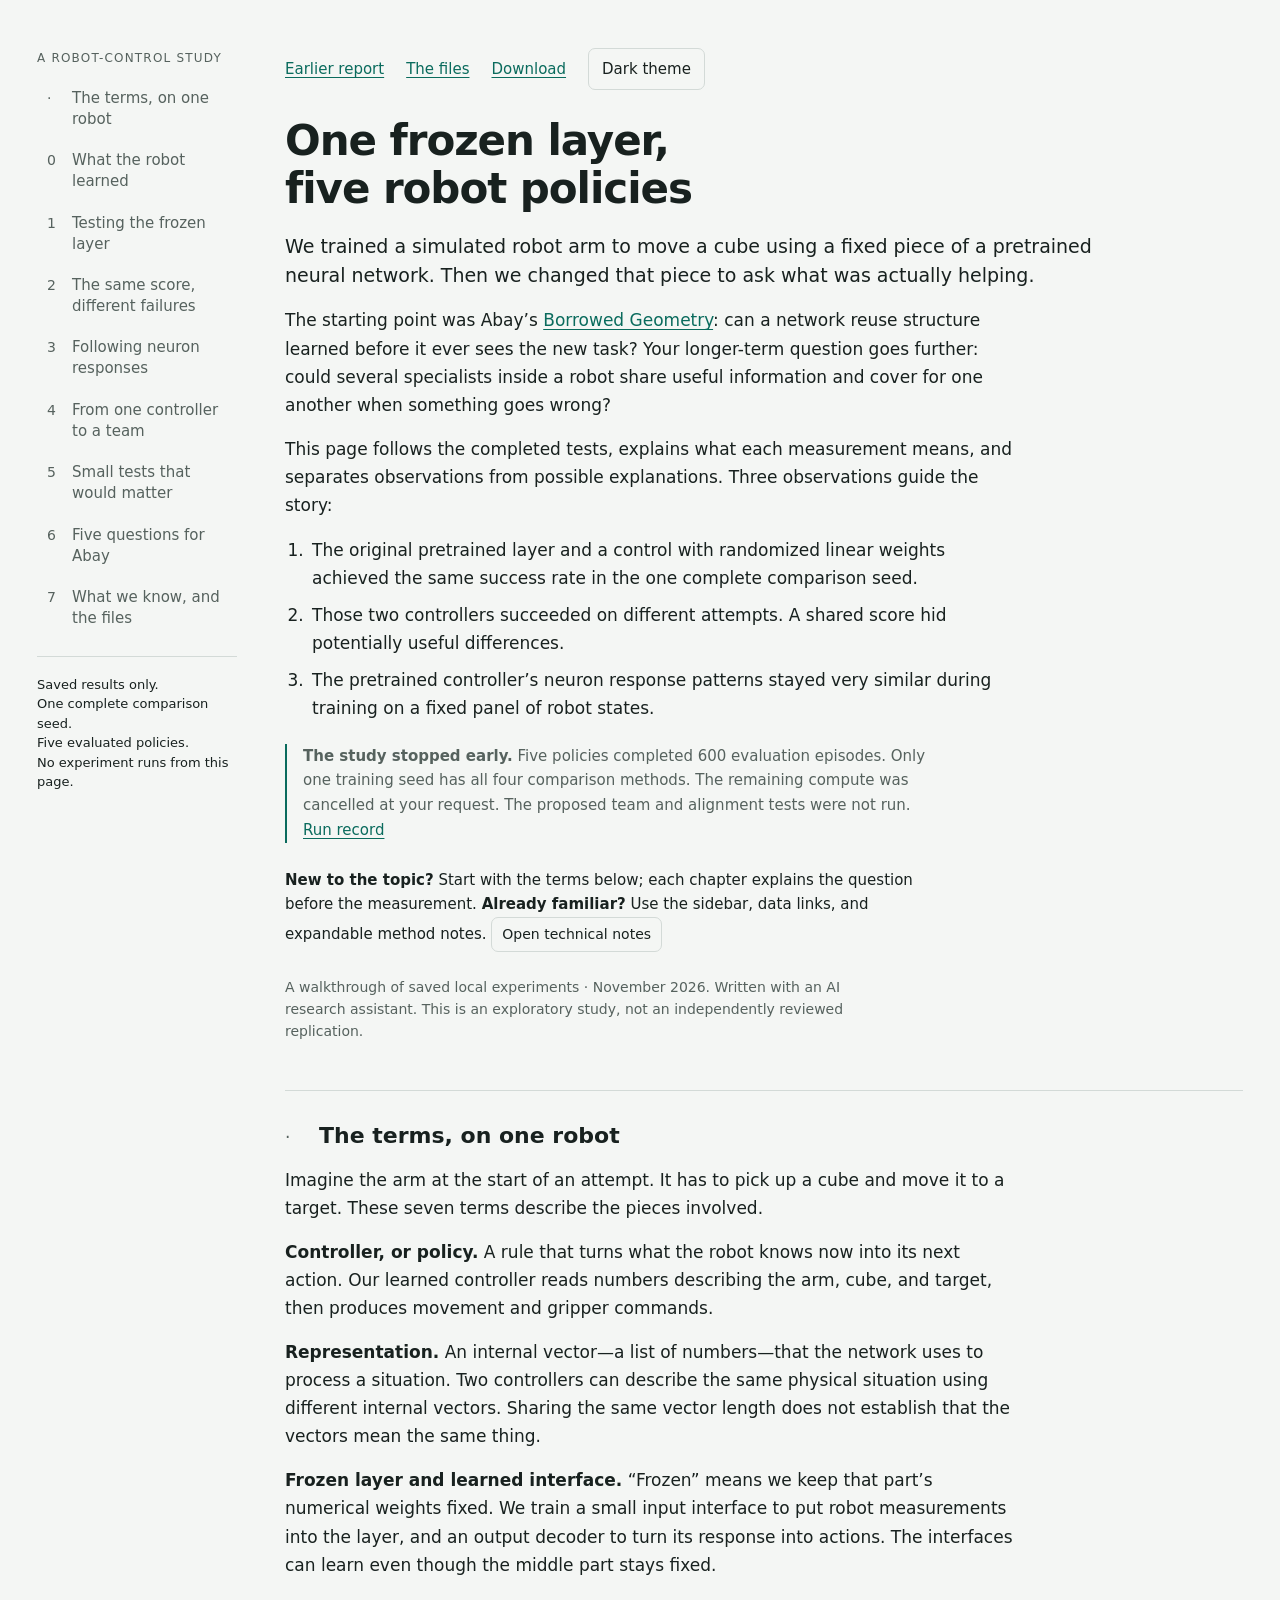
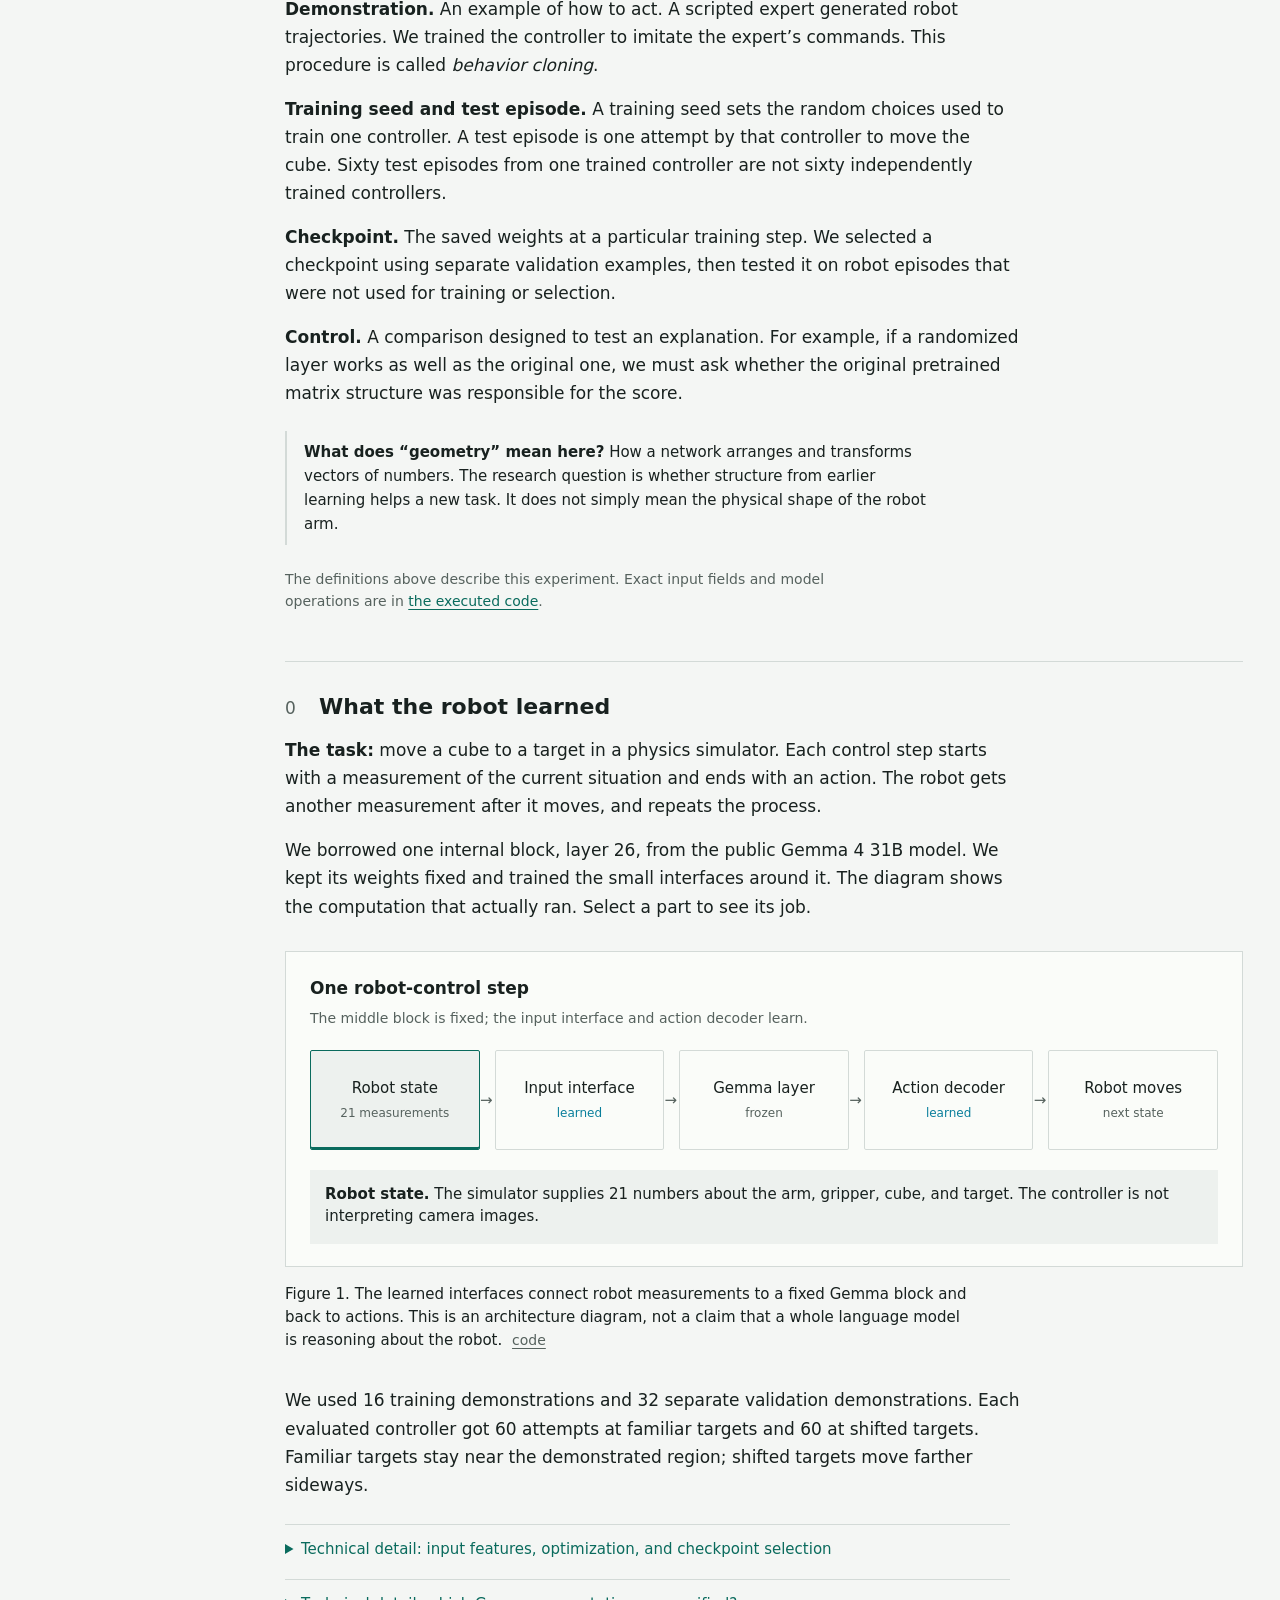
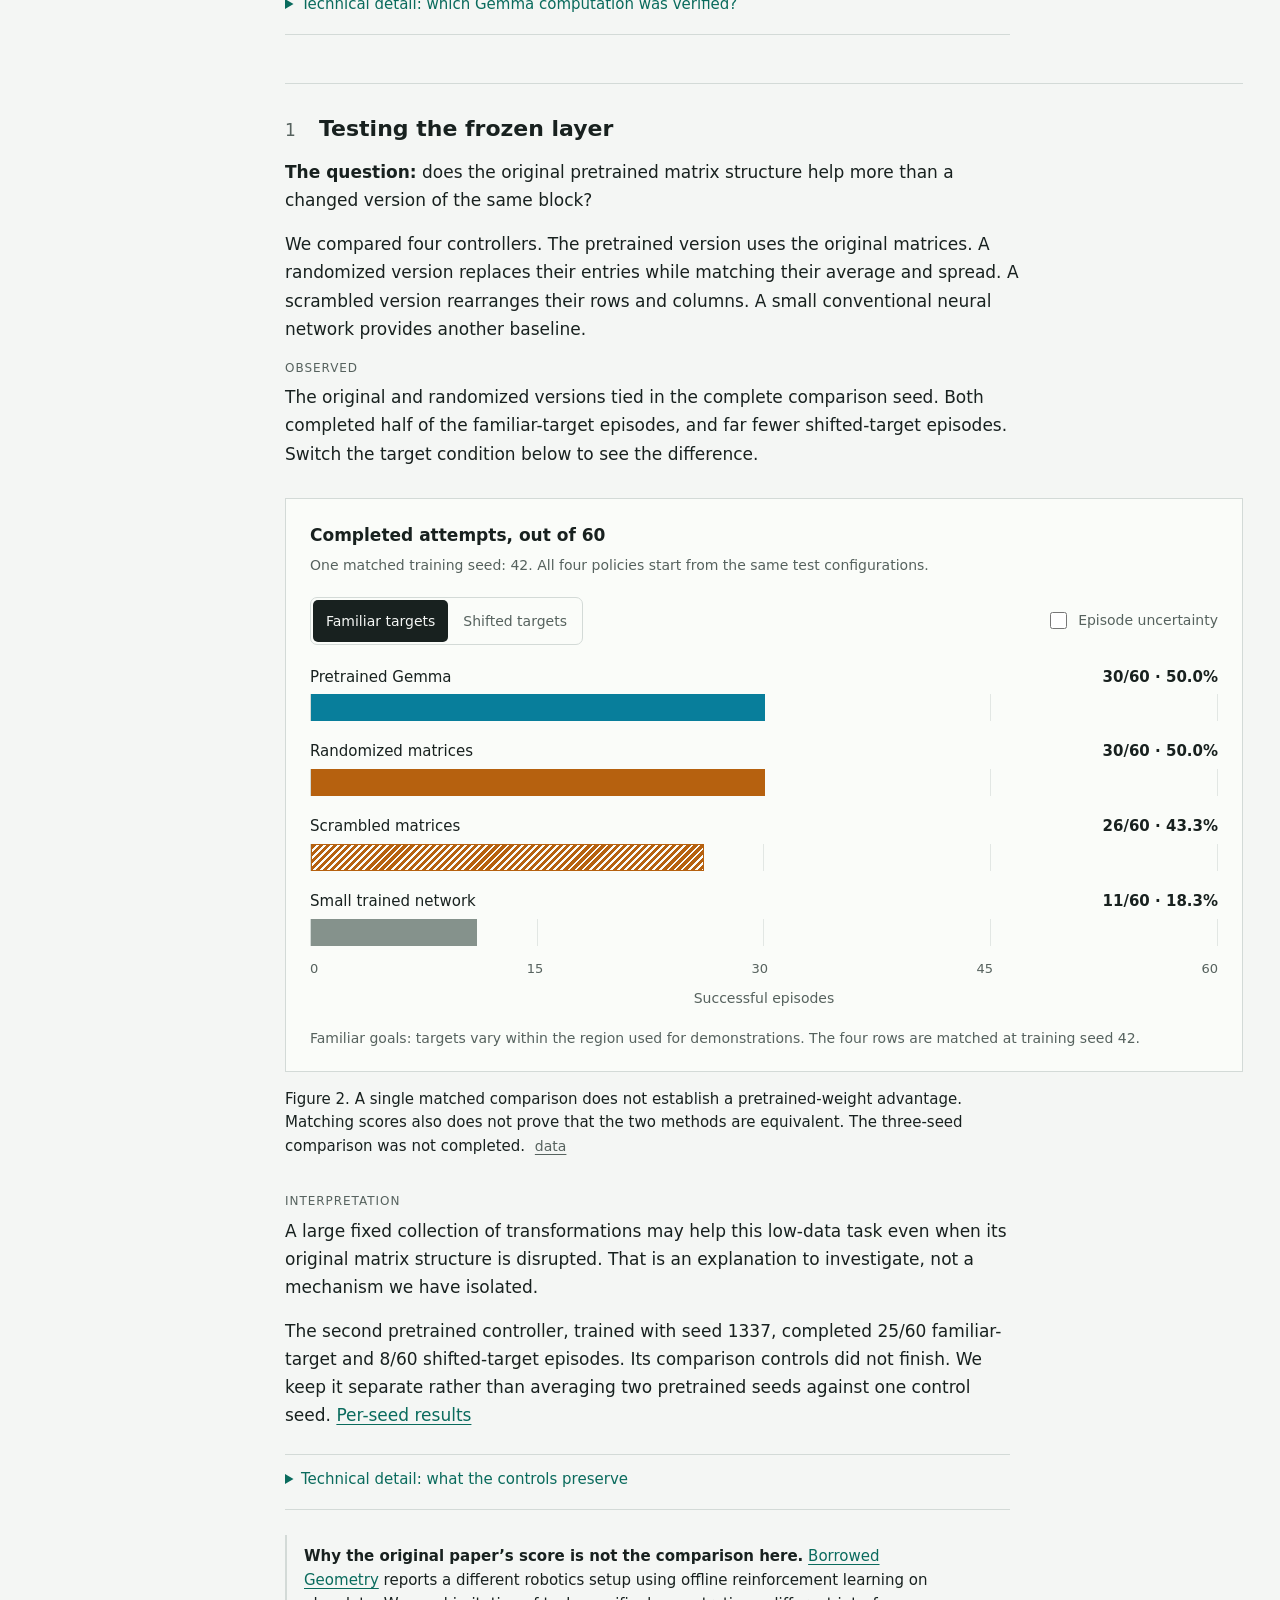
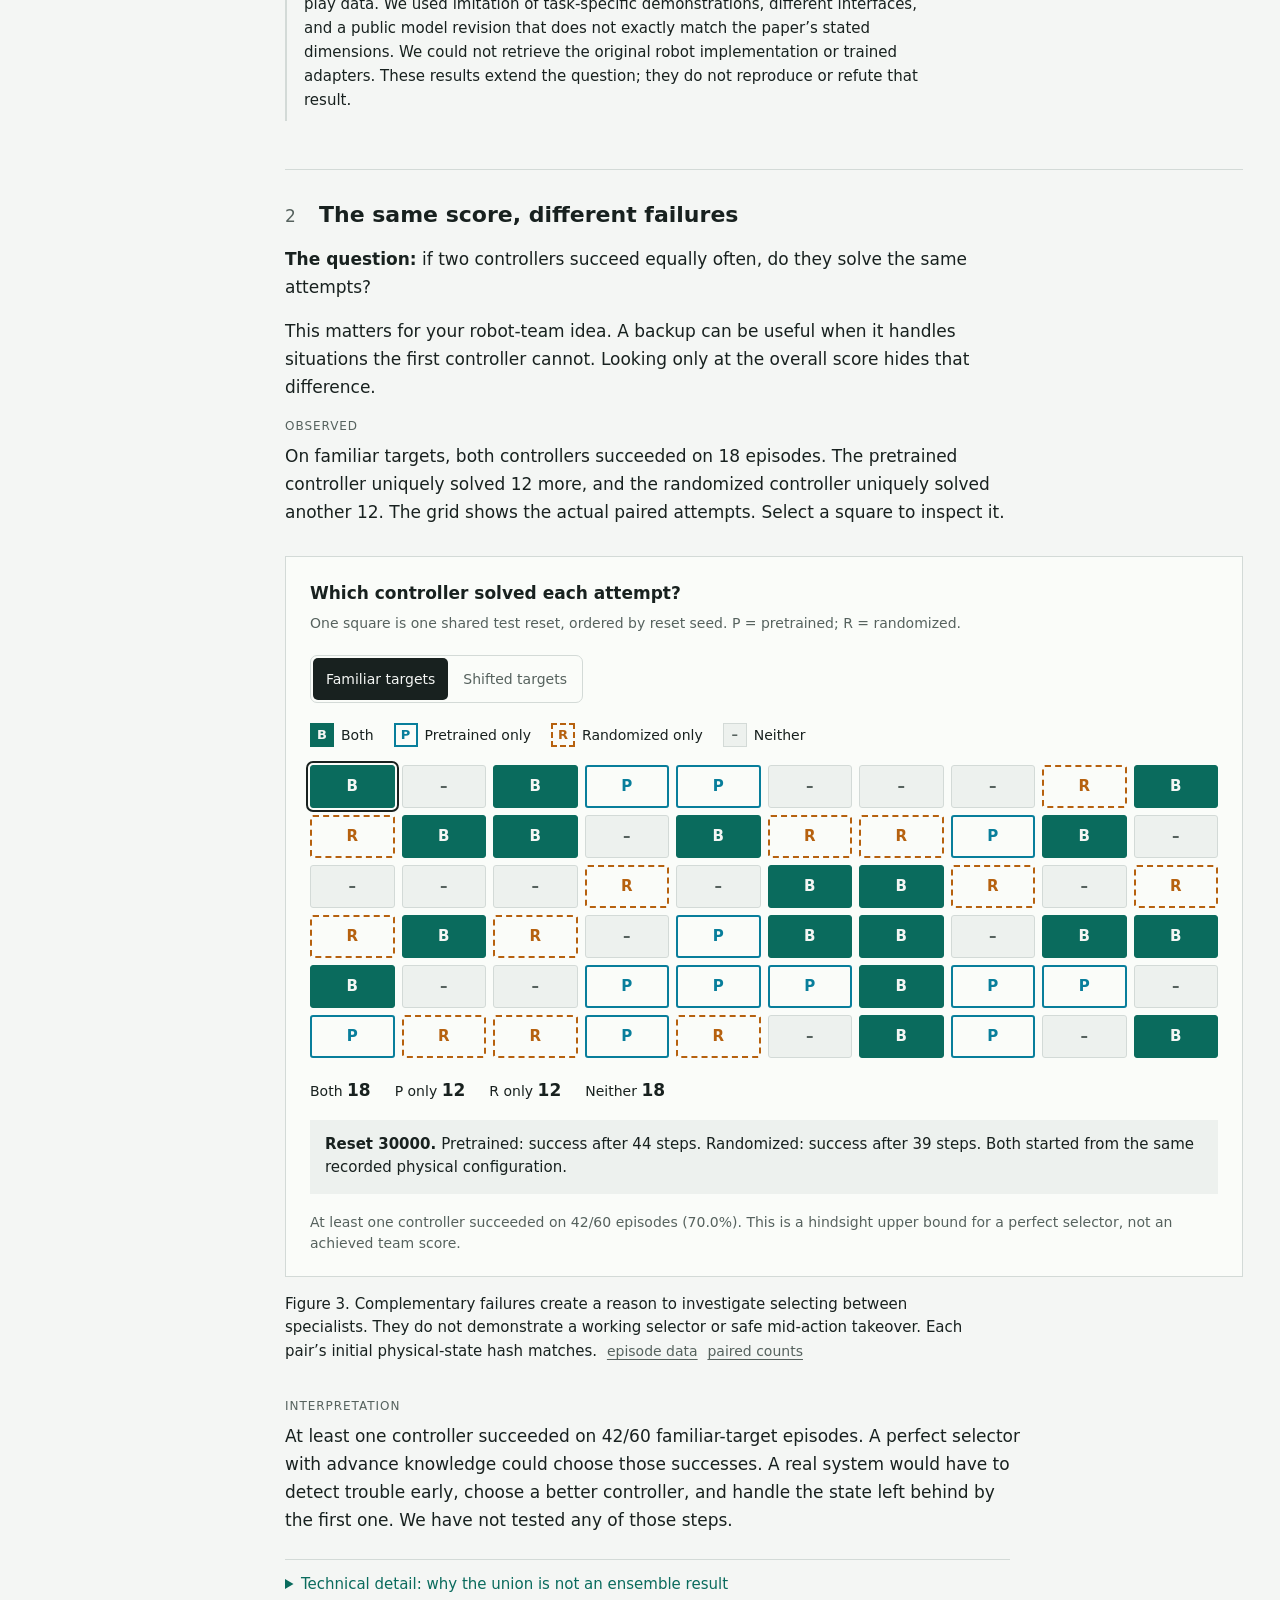
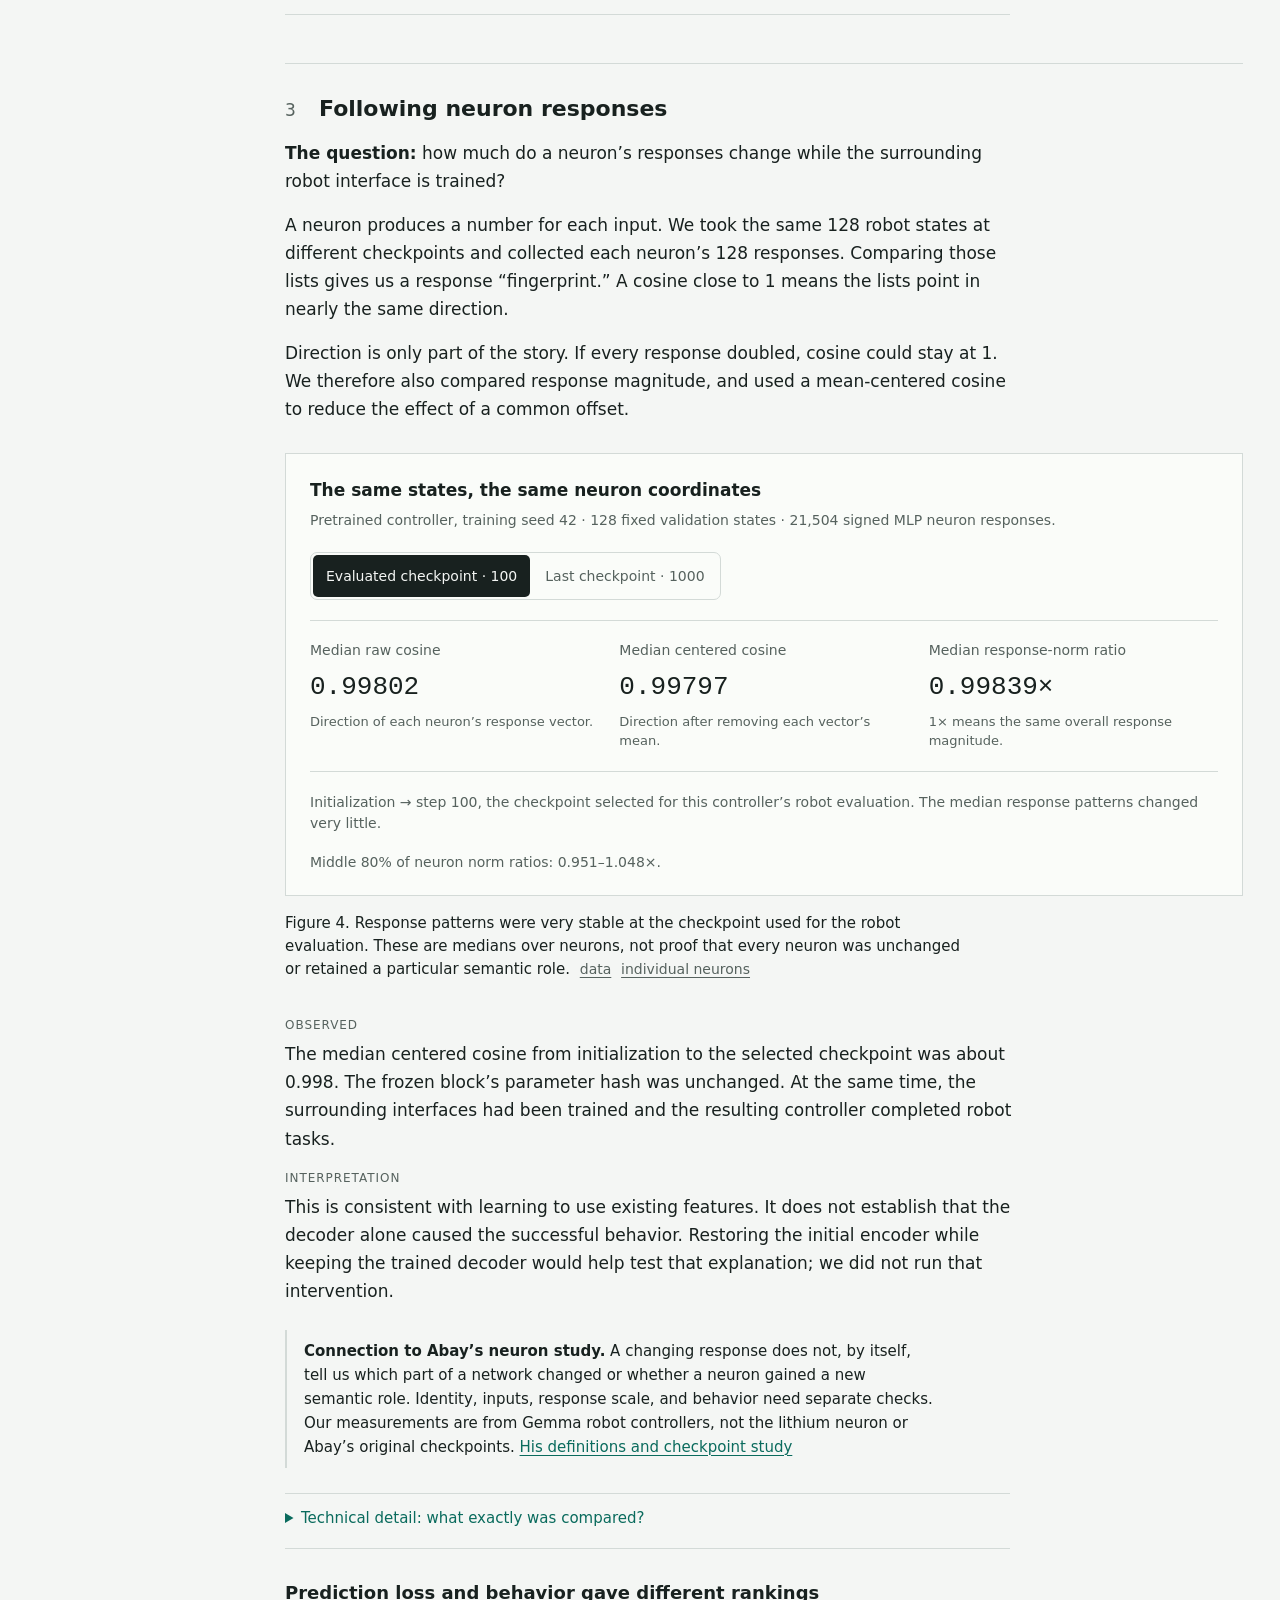
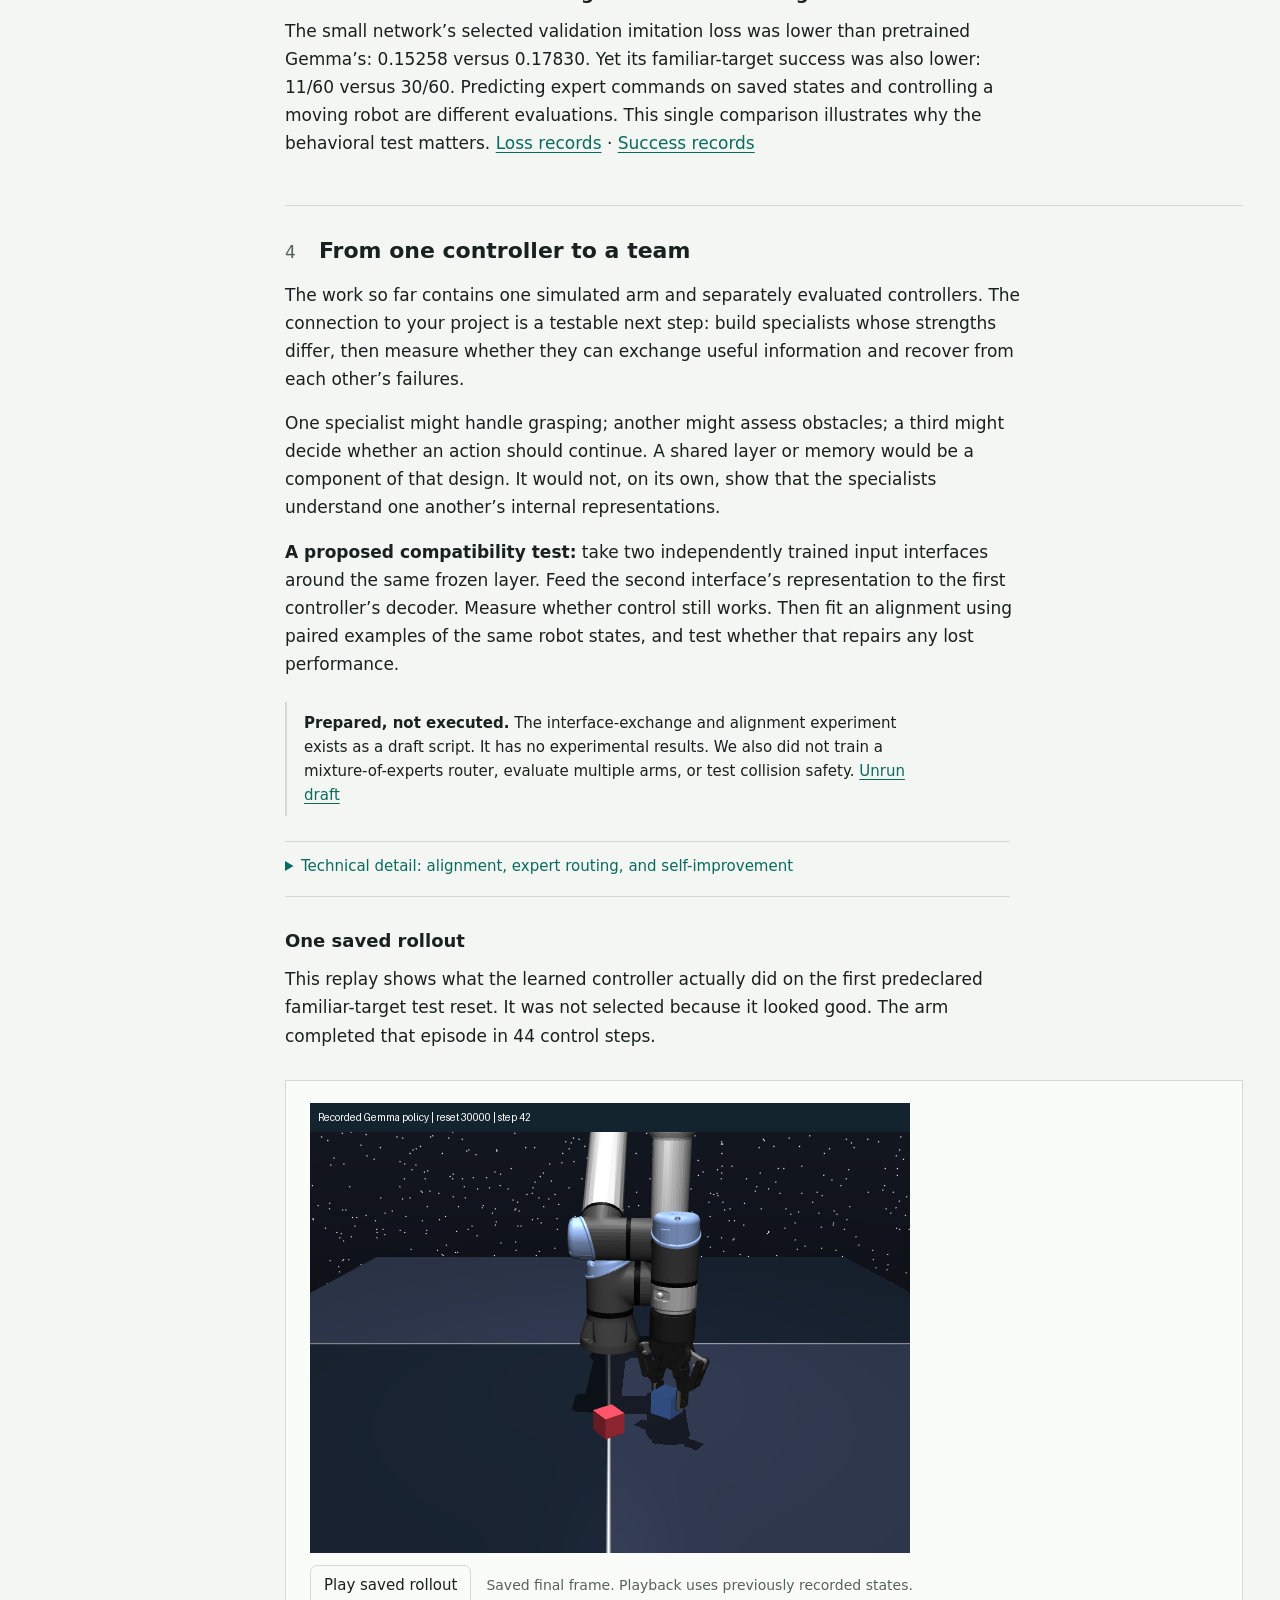
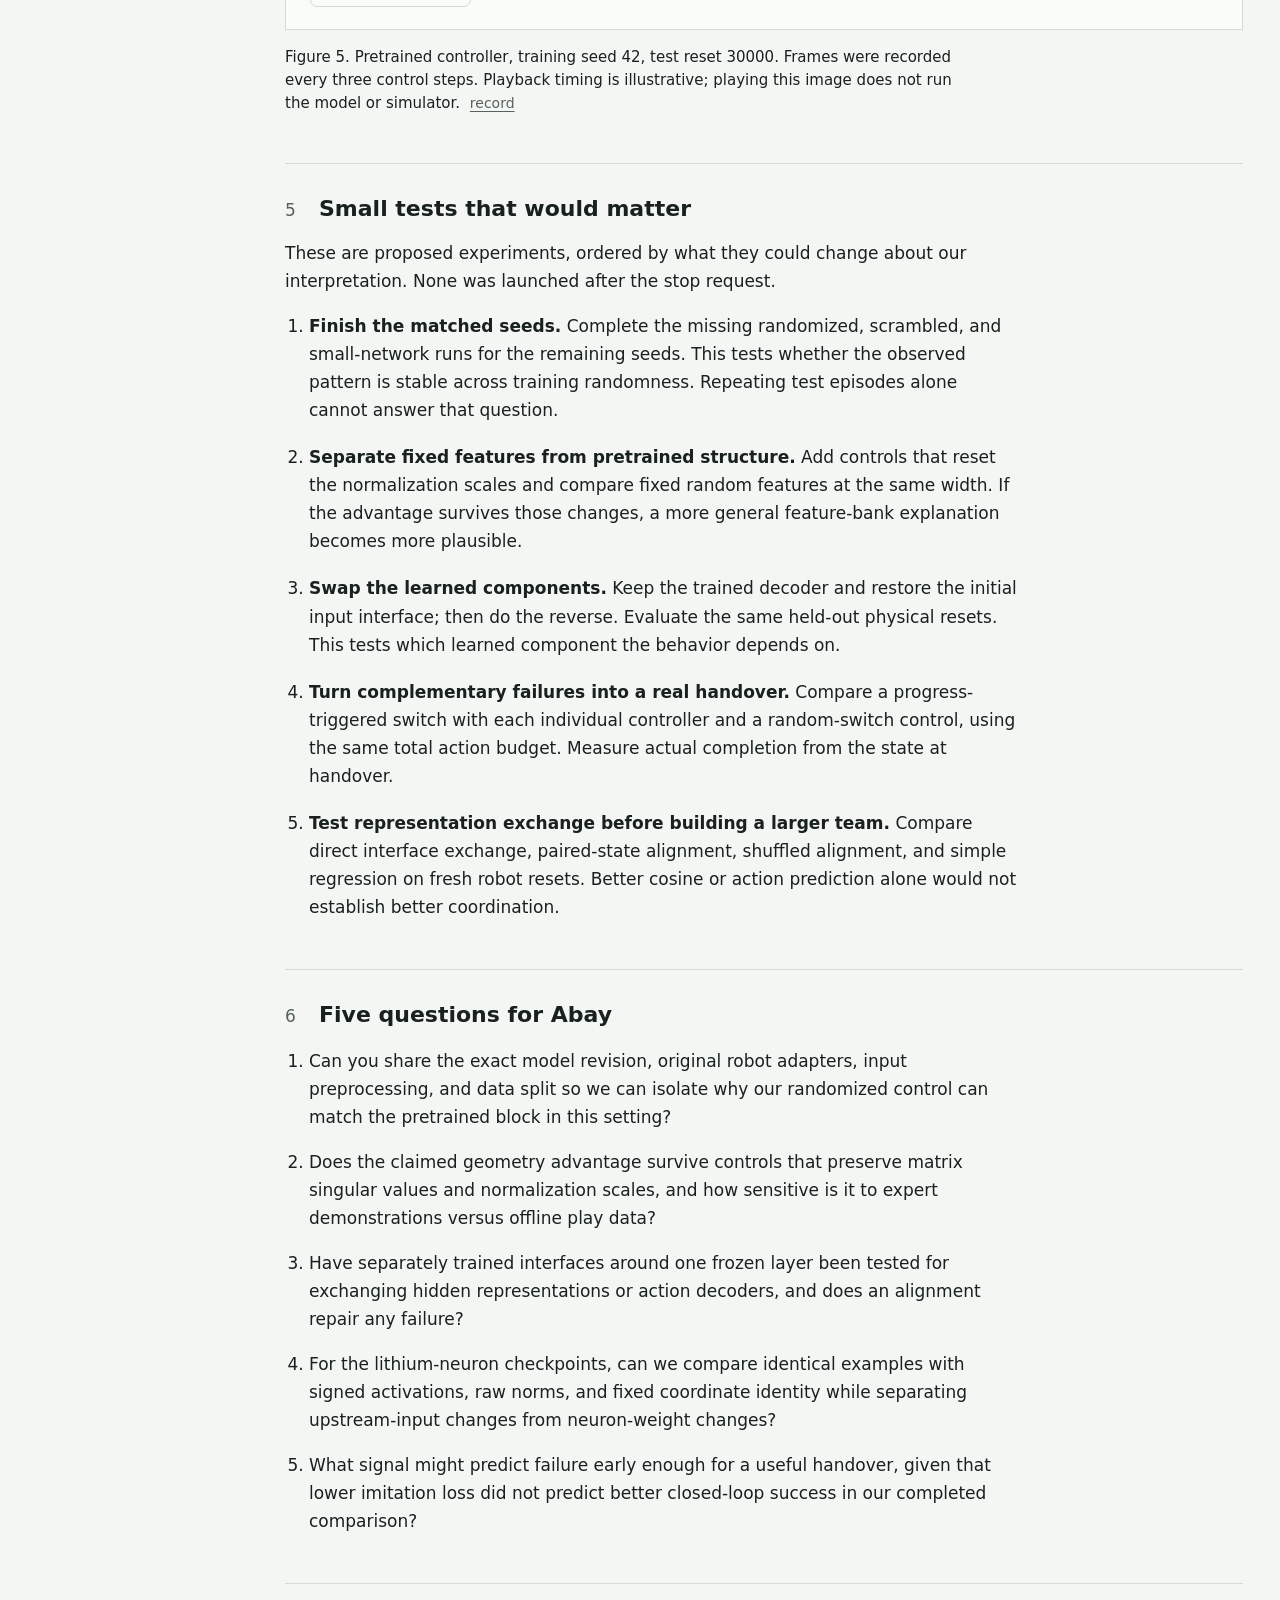
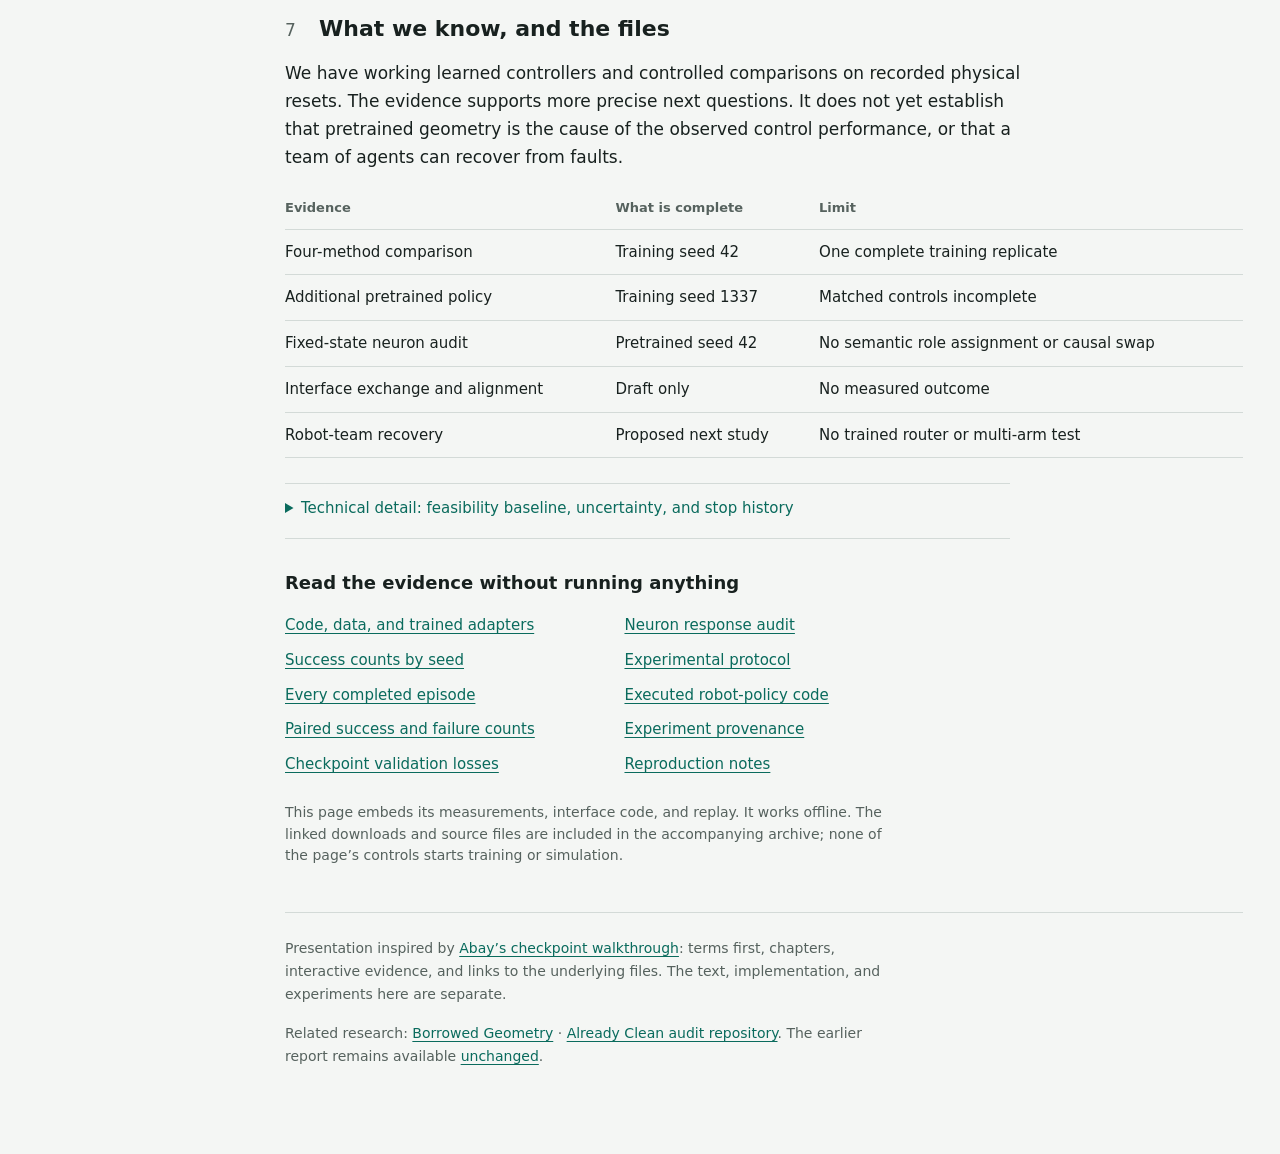
<file: index.html>
<!doctype html><html lang="en"><meta charset="utf-8"><meta name="viewport" content="width=device-width,initial-scale=1"><title>NeuralNetwork research</title><meta http-equiv="refresh" content="0; url=artifacts/abay-review/geometry-transfer/report.html"><p><a href="artifacts/abay-review/geometry-transfer/report.html">Open the robot-control research walkthrough</a></p></html>
</file>
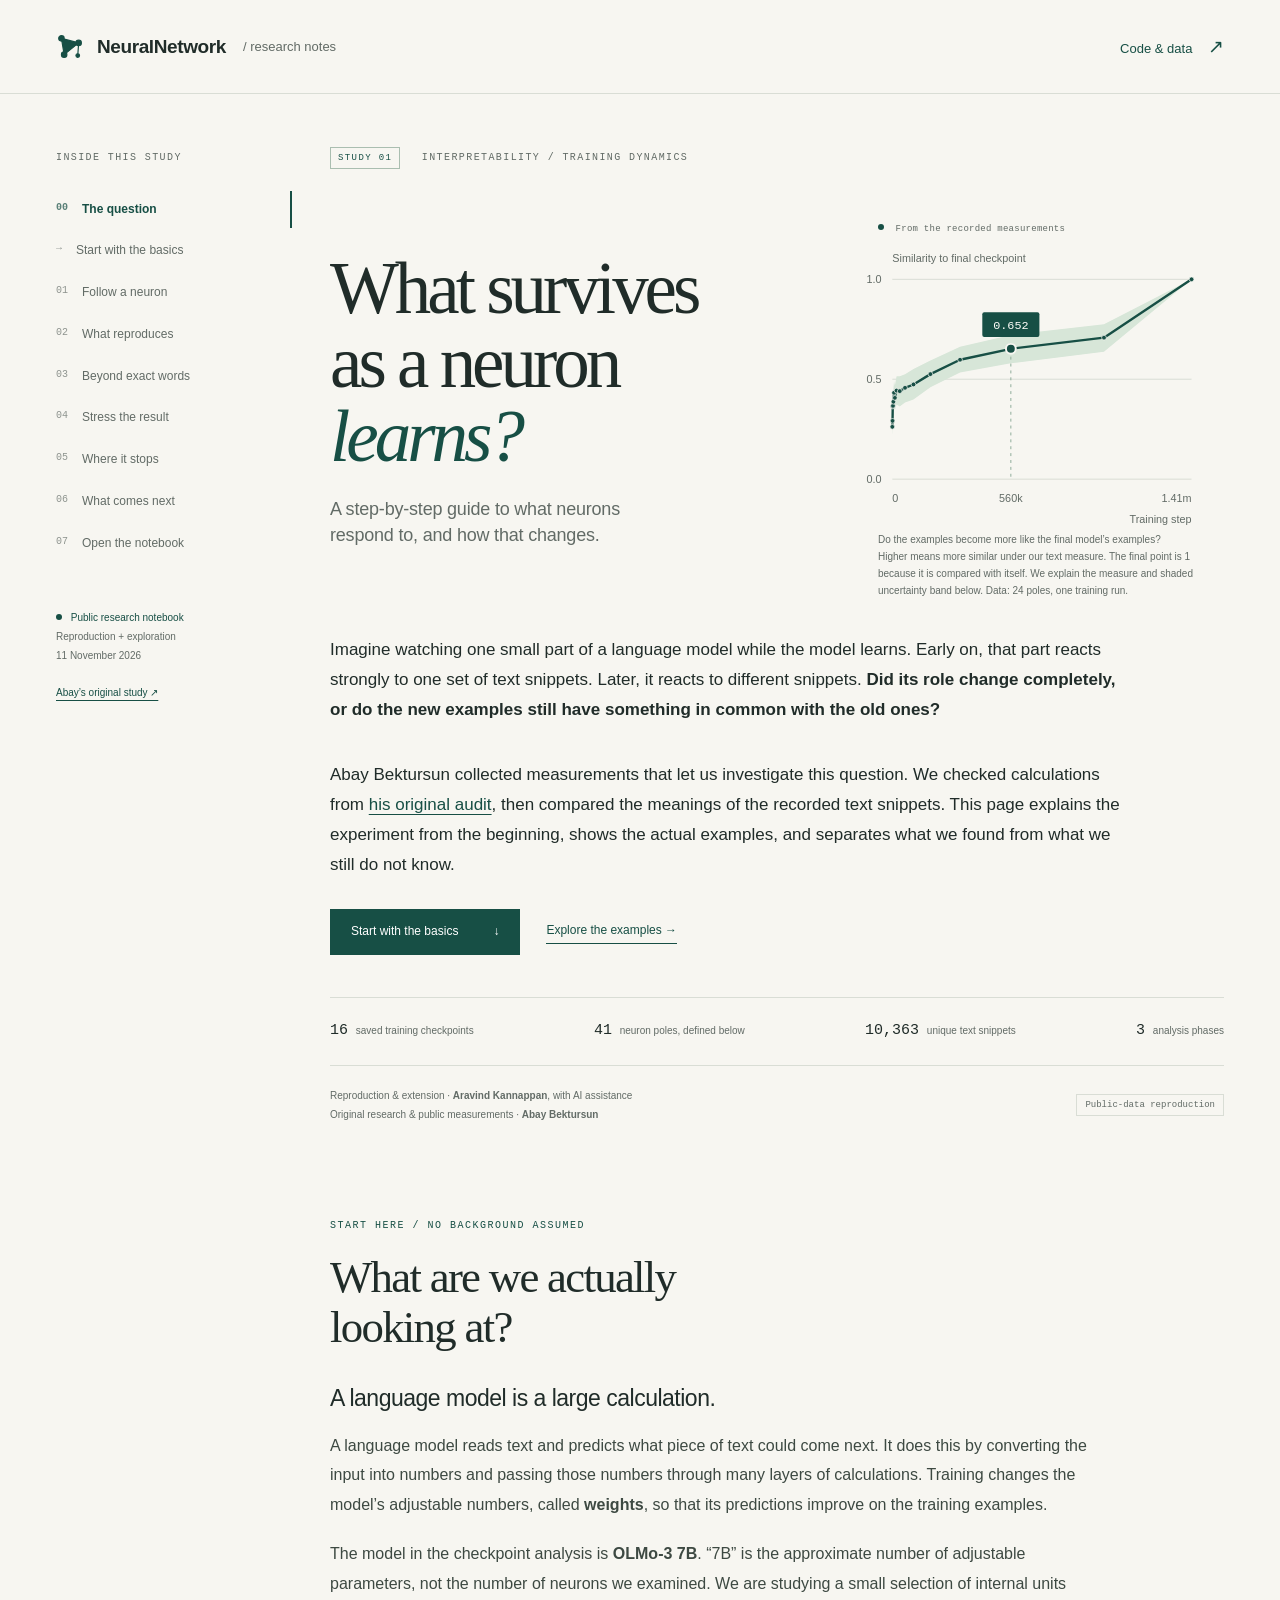
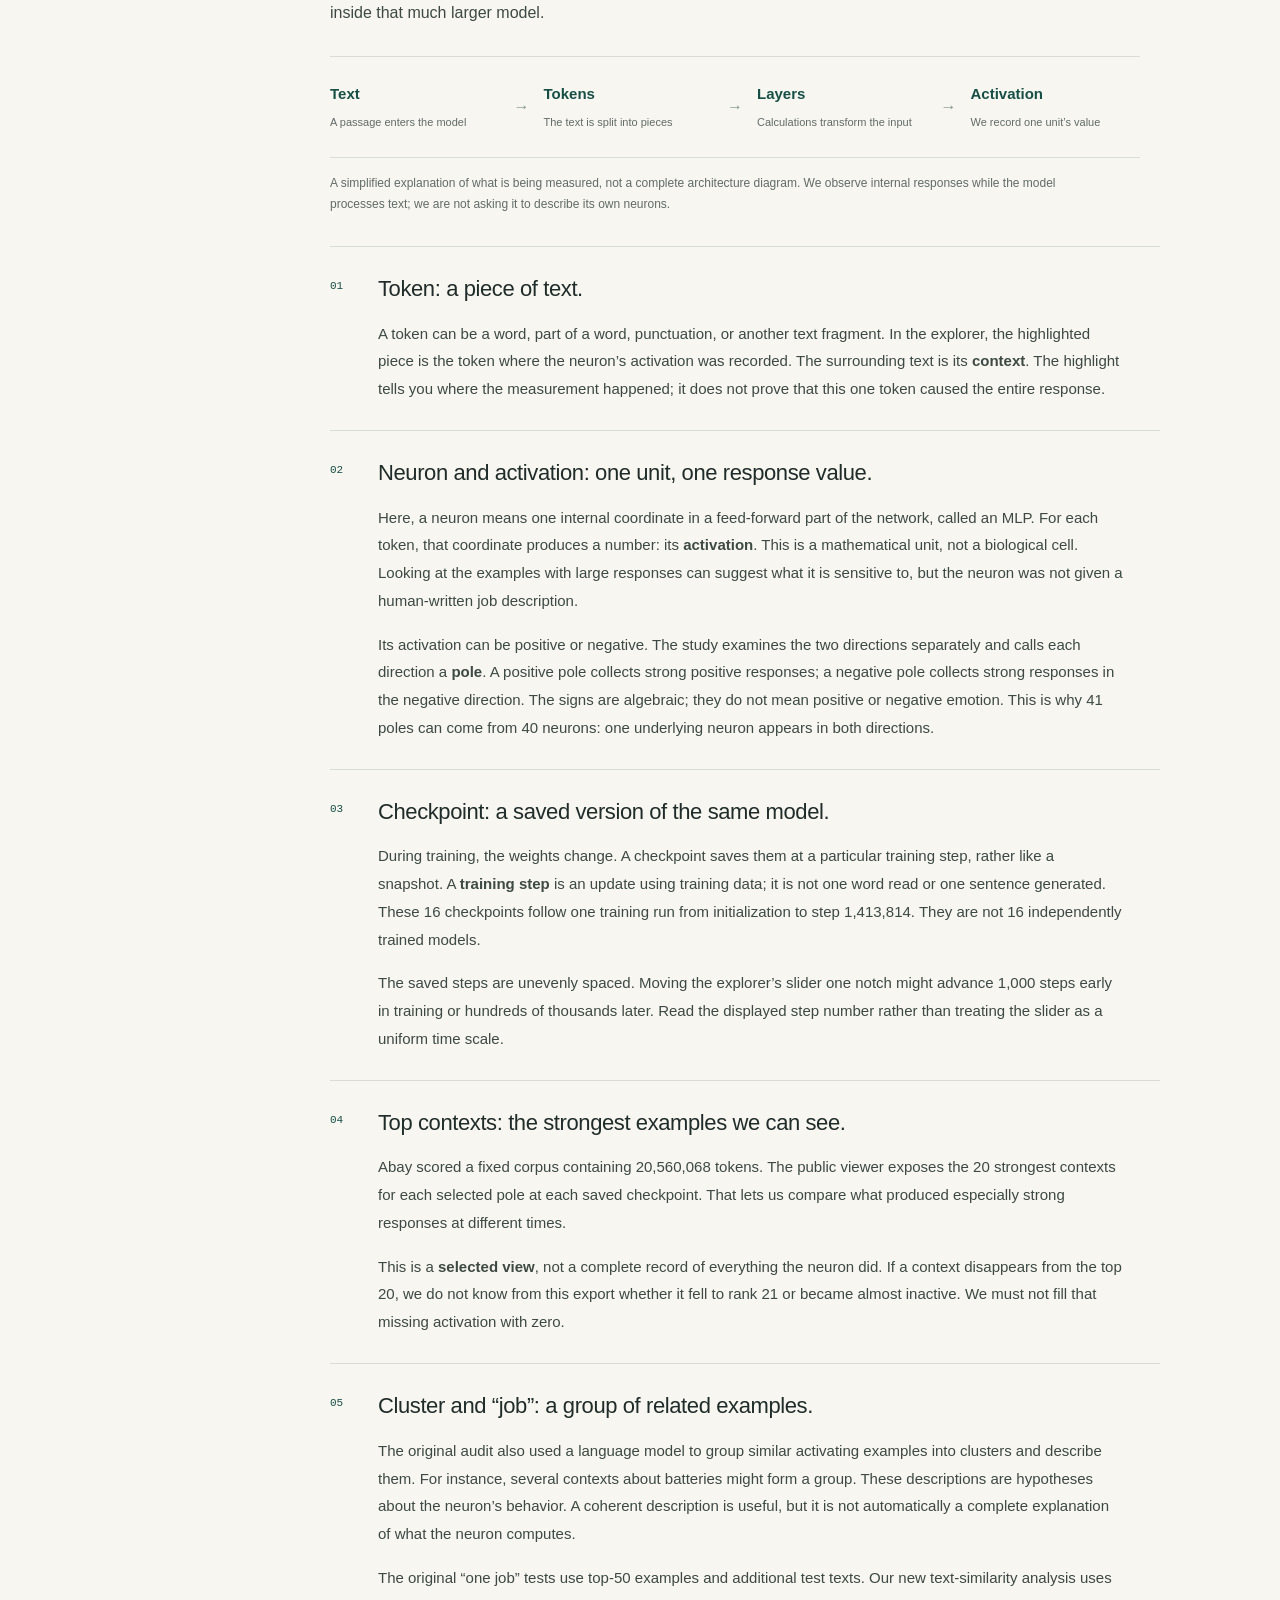
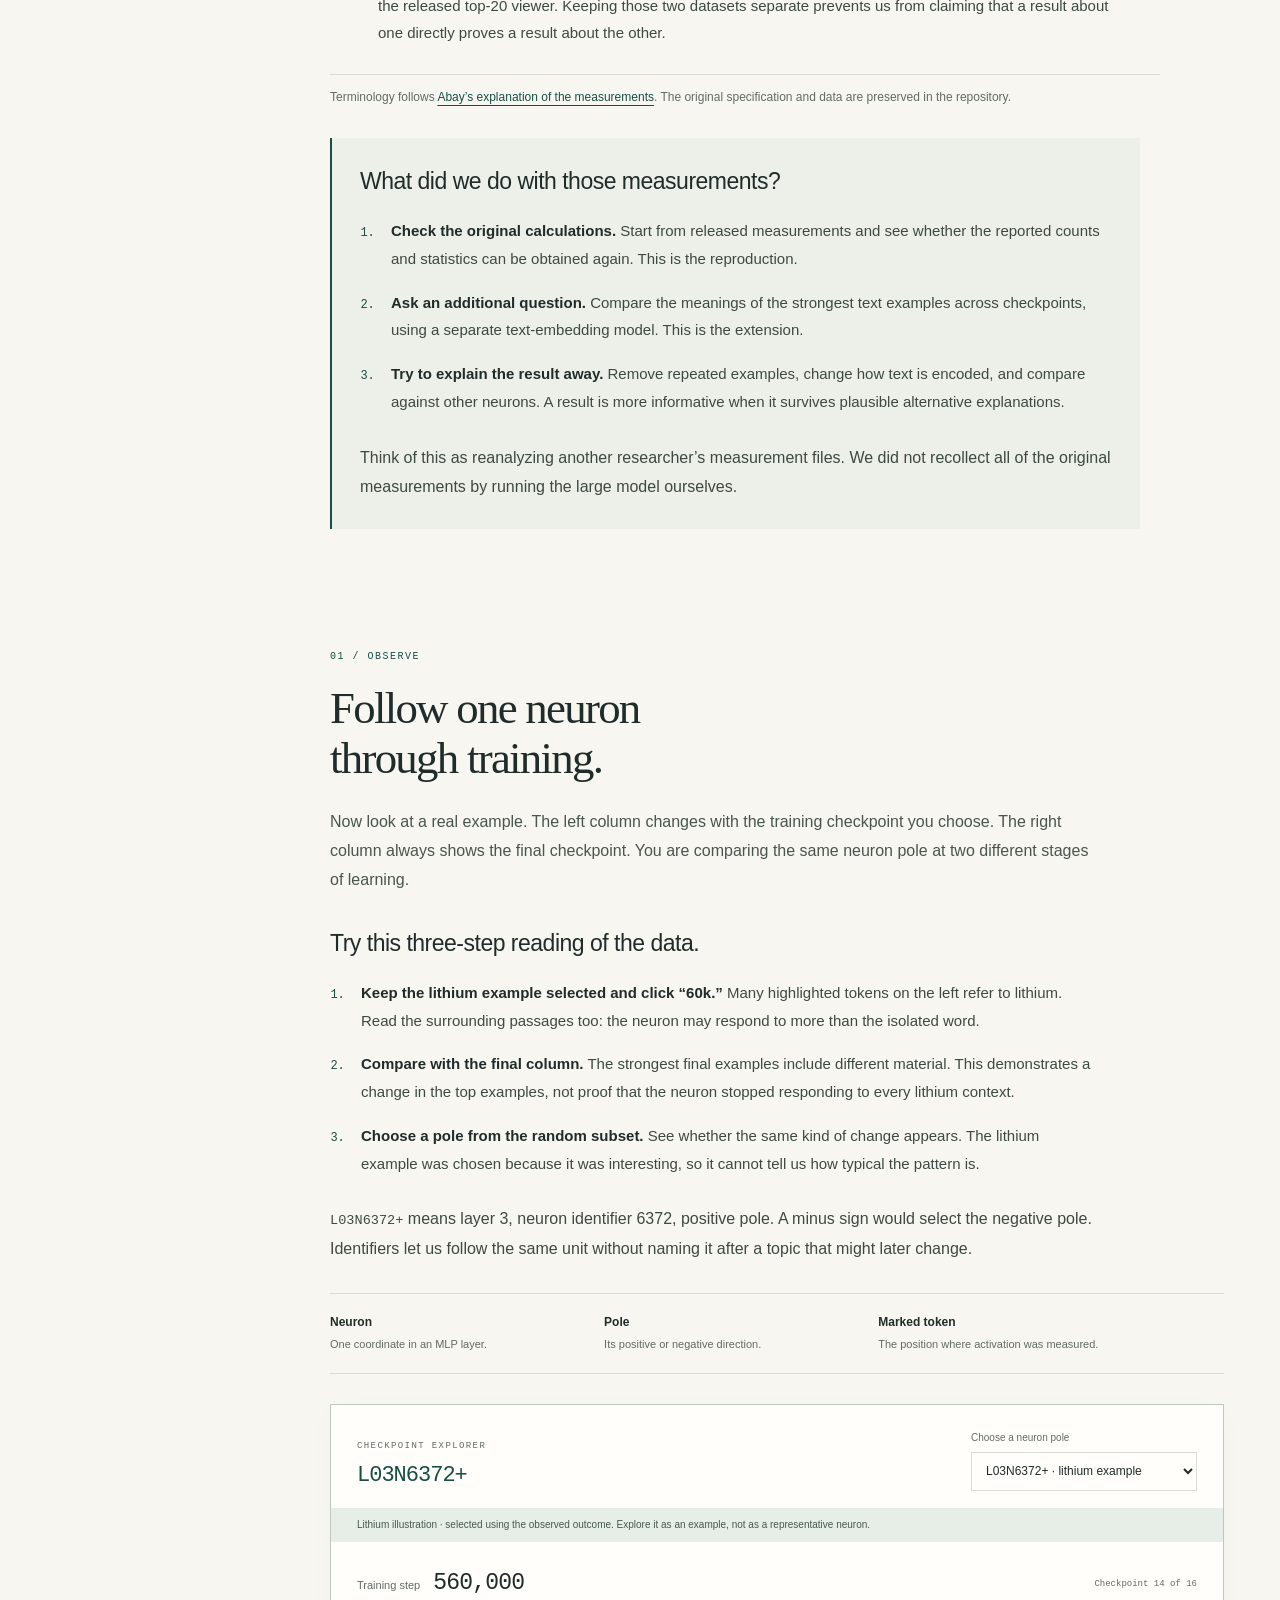
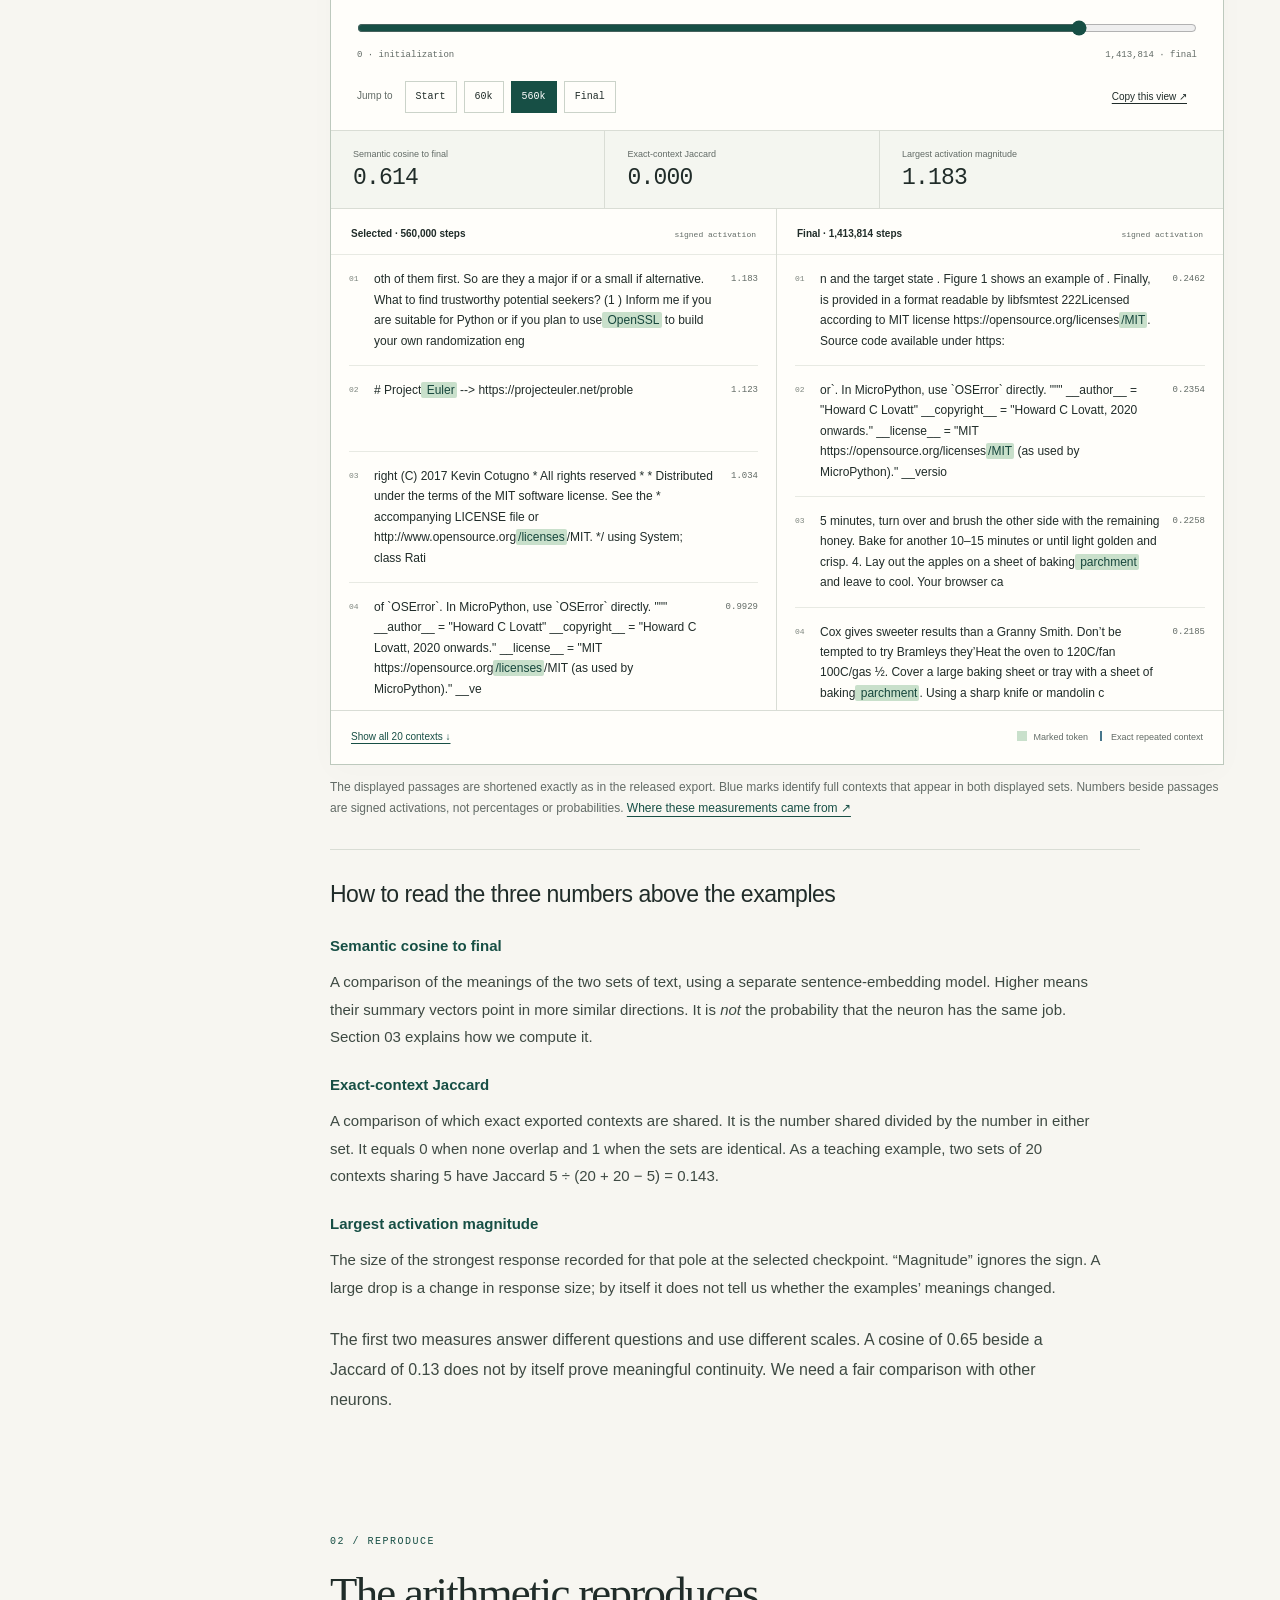
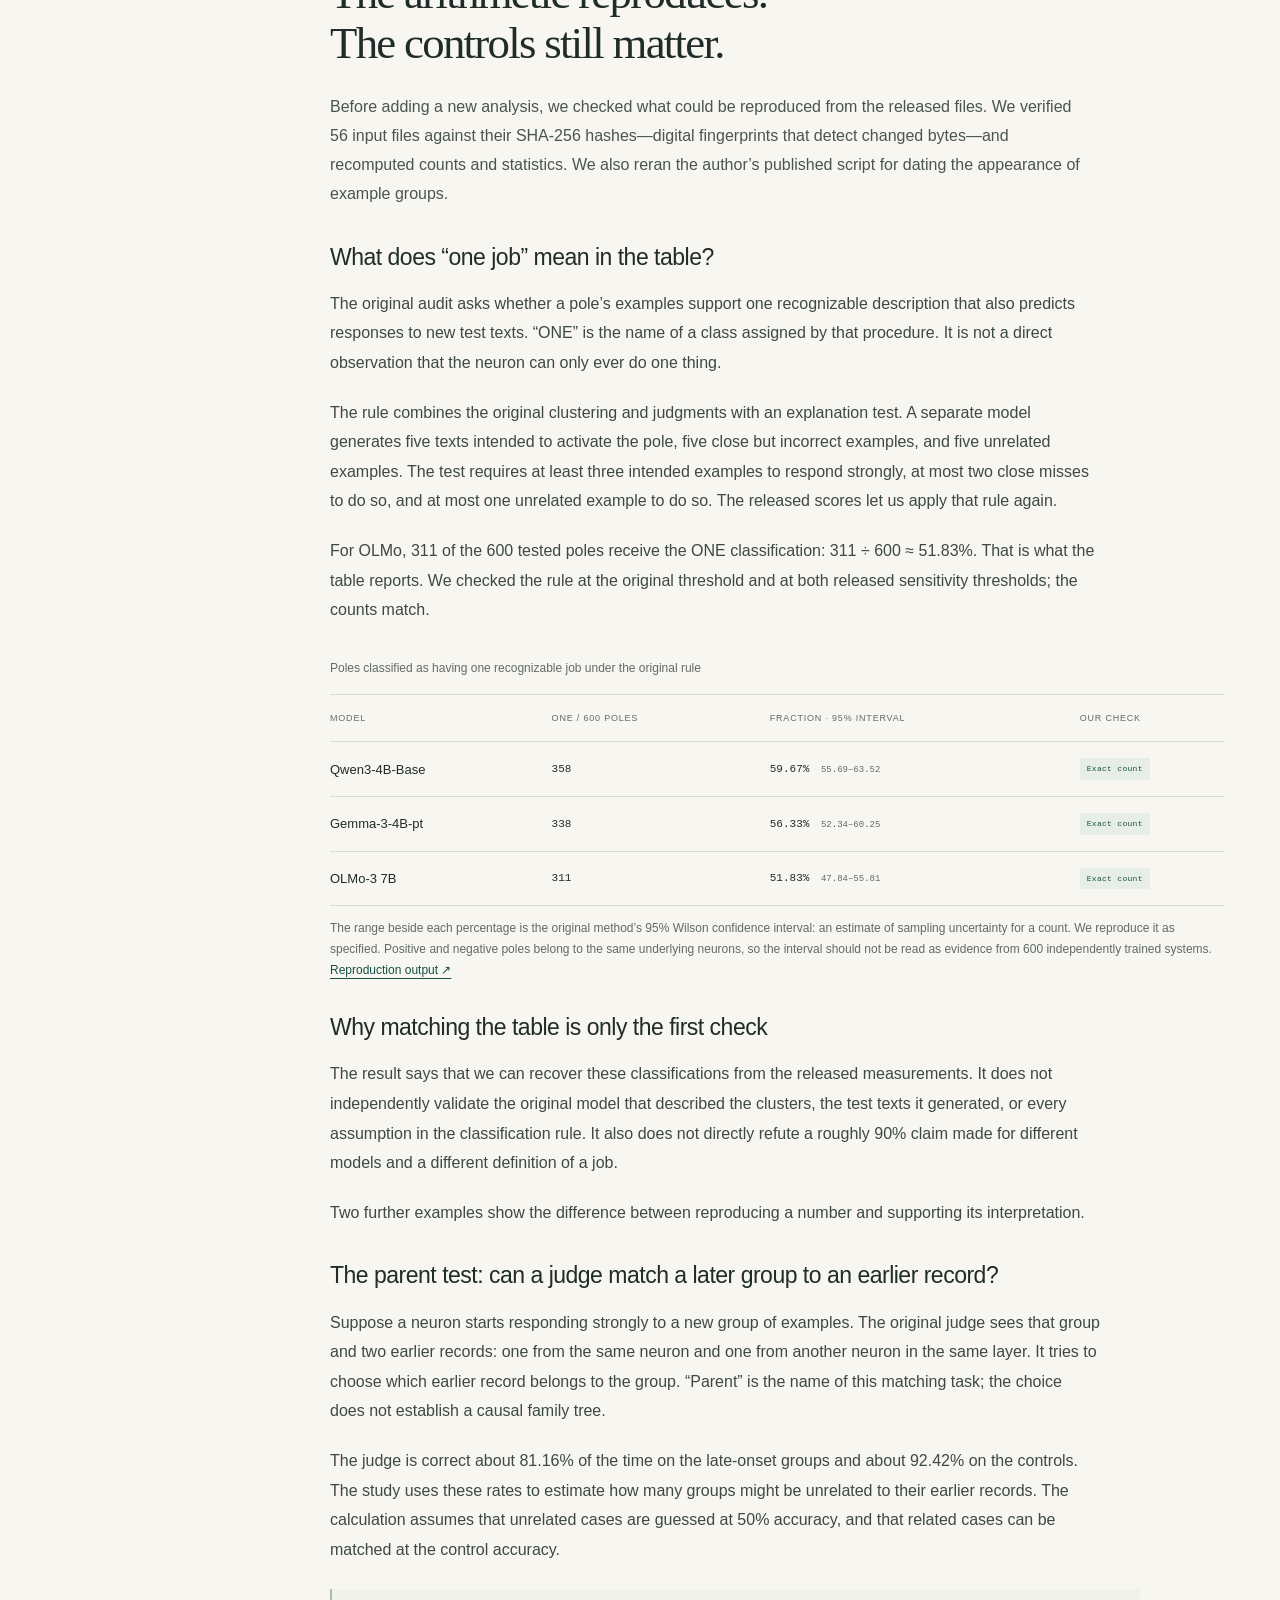
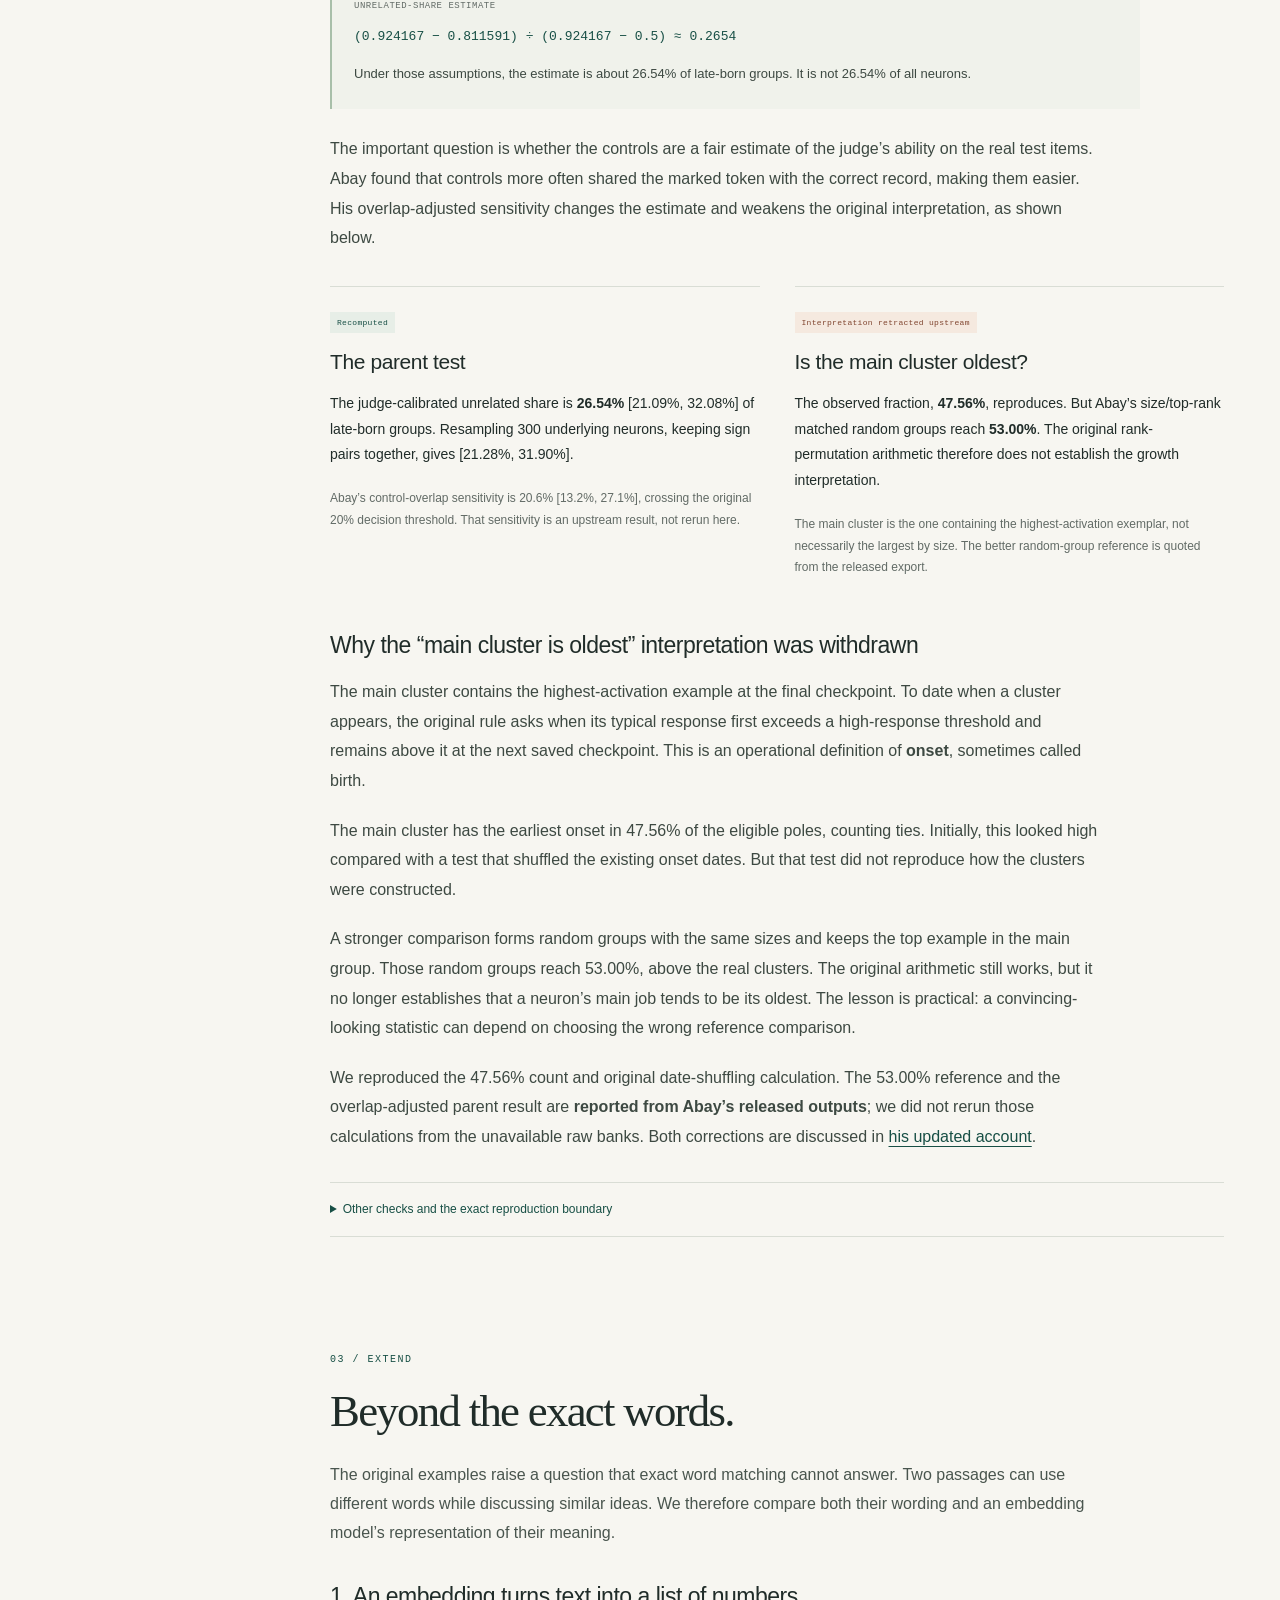
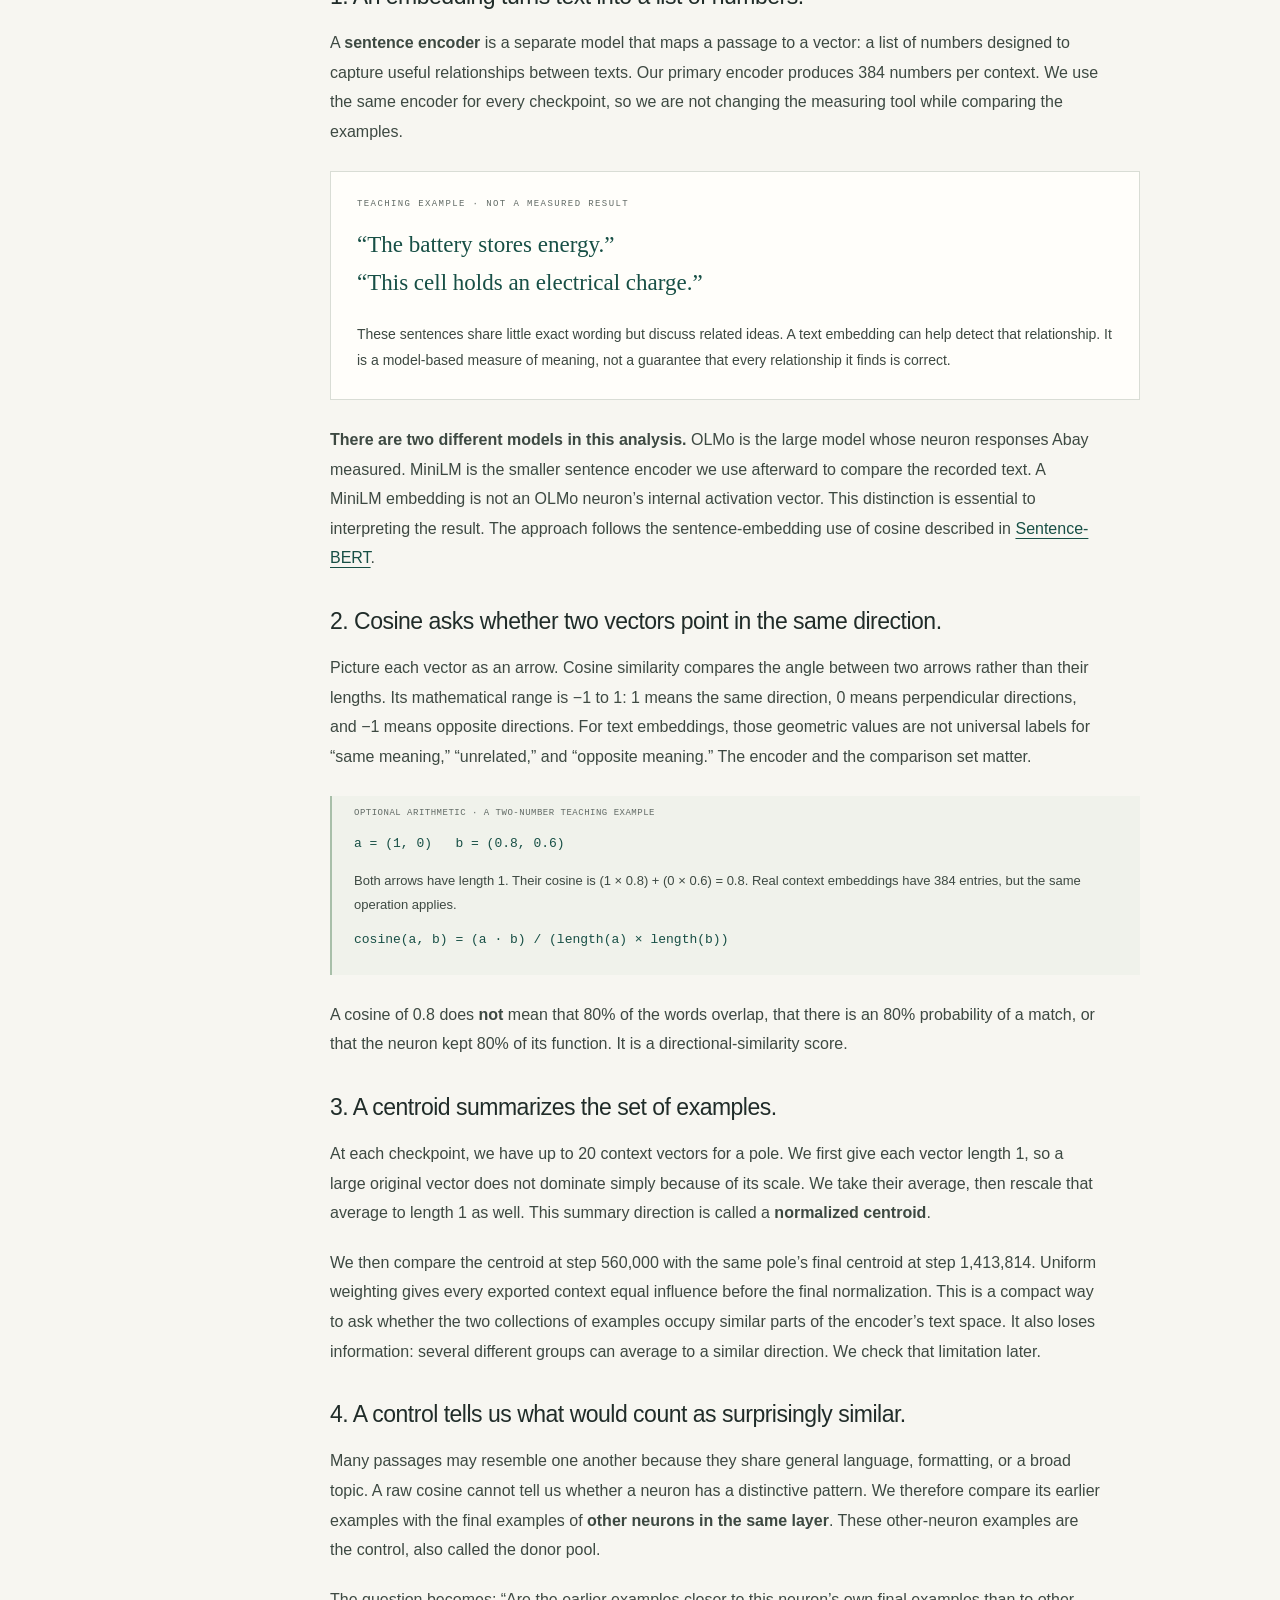
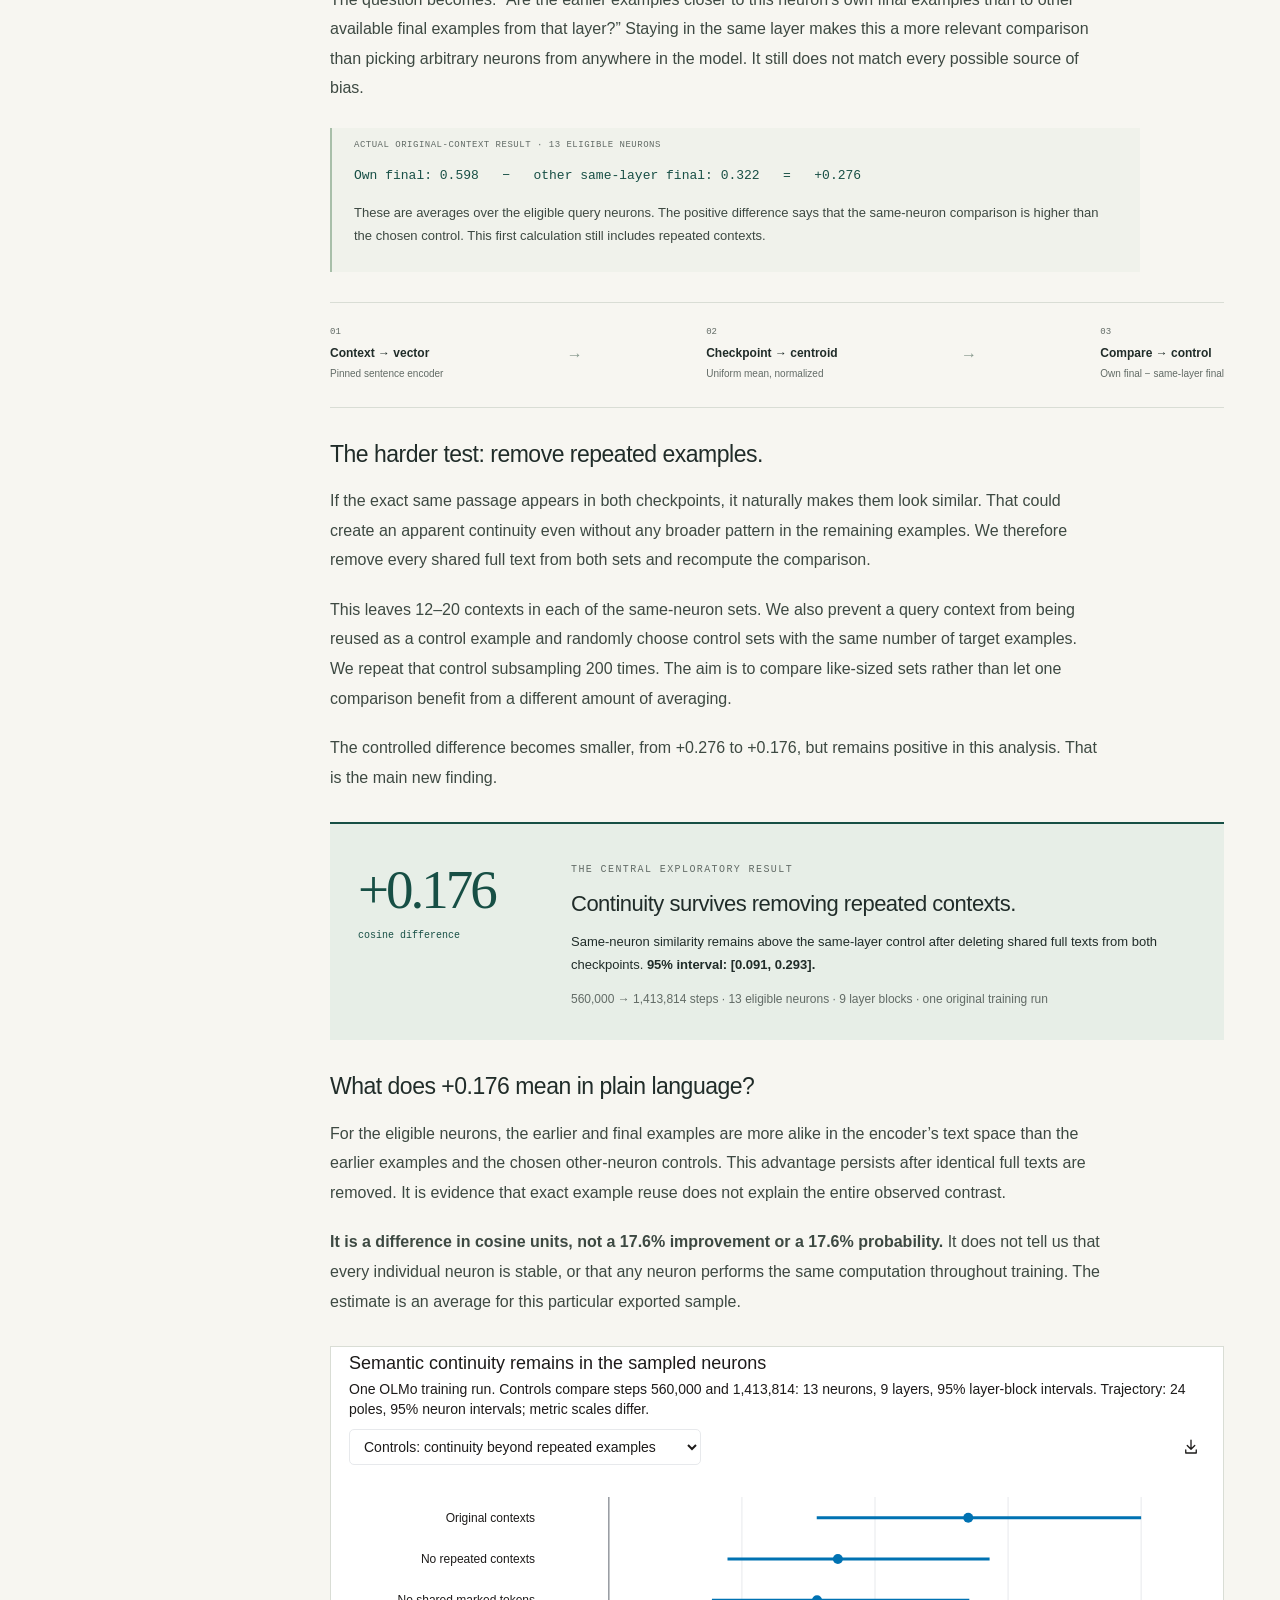
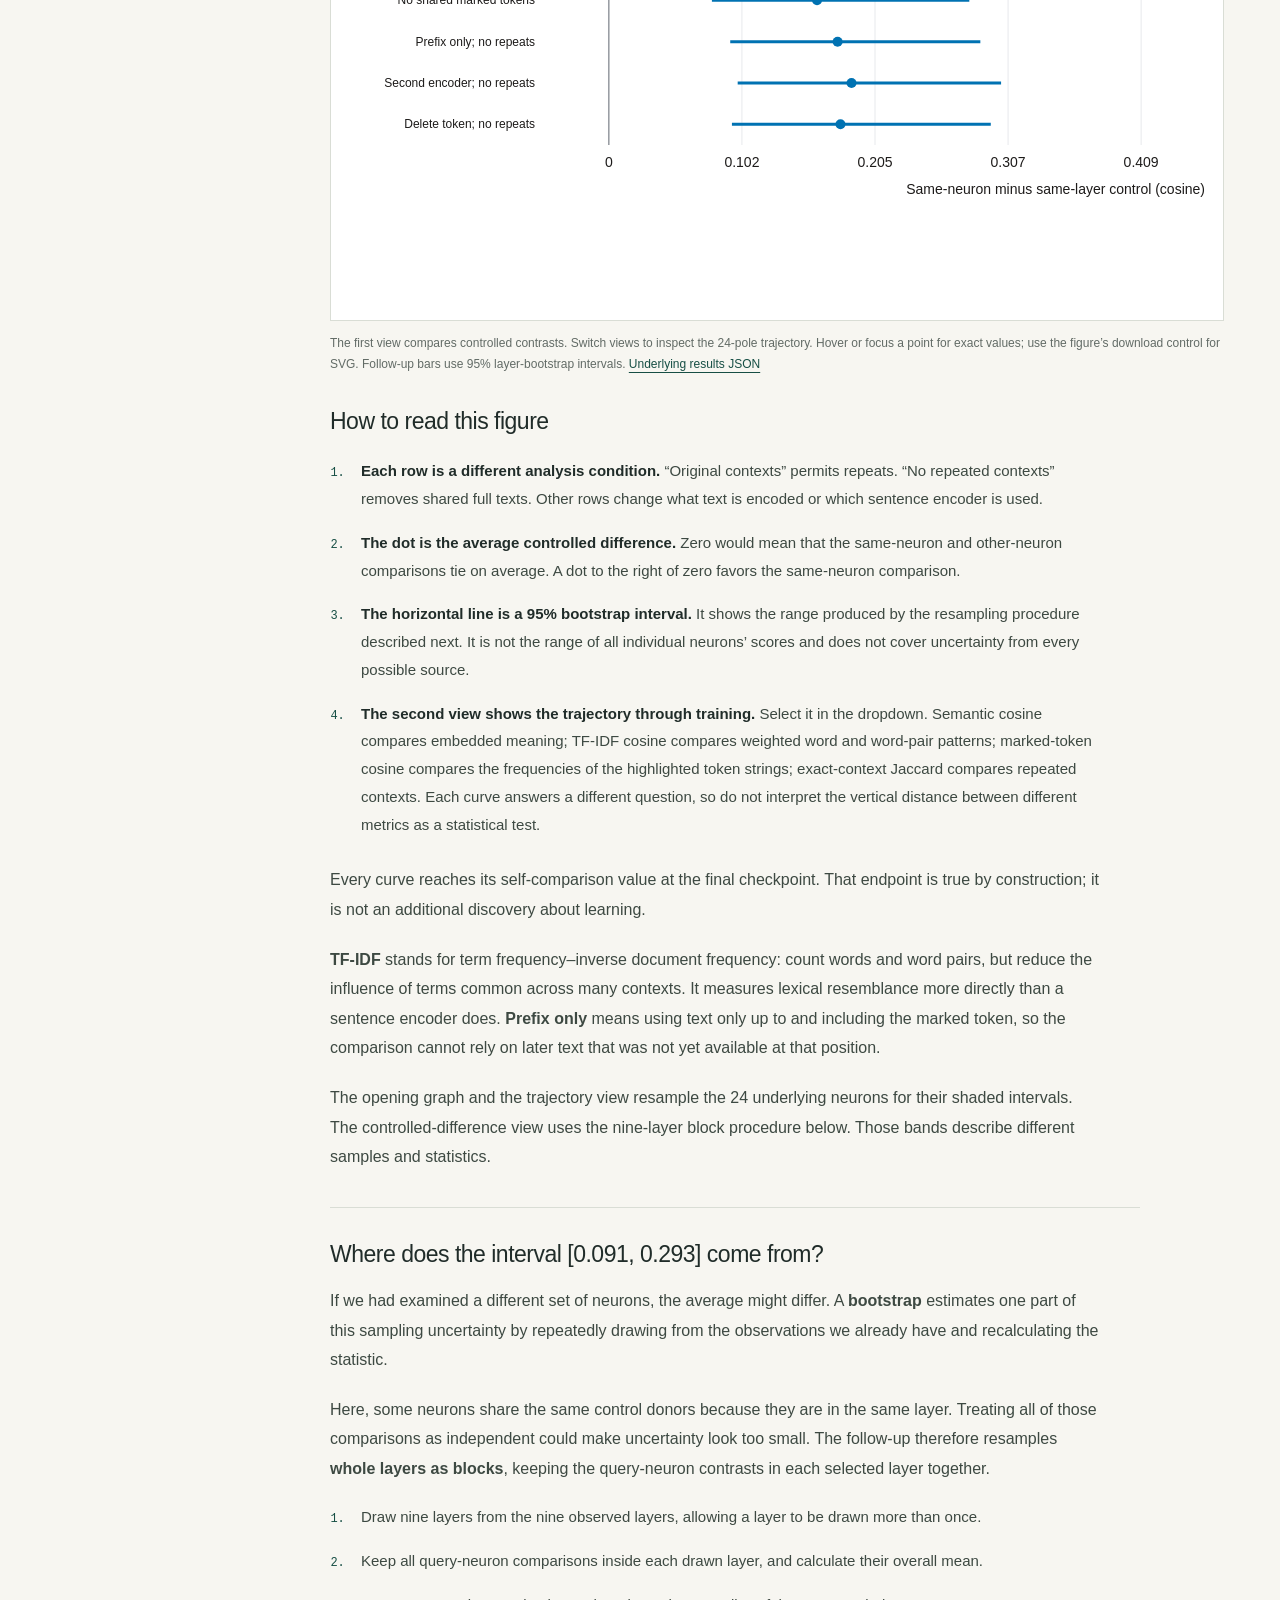
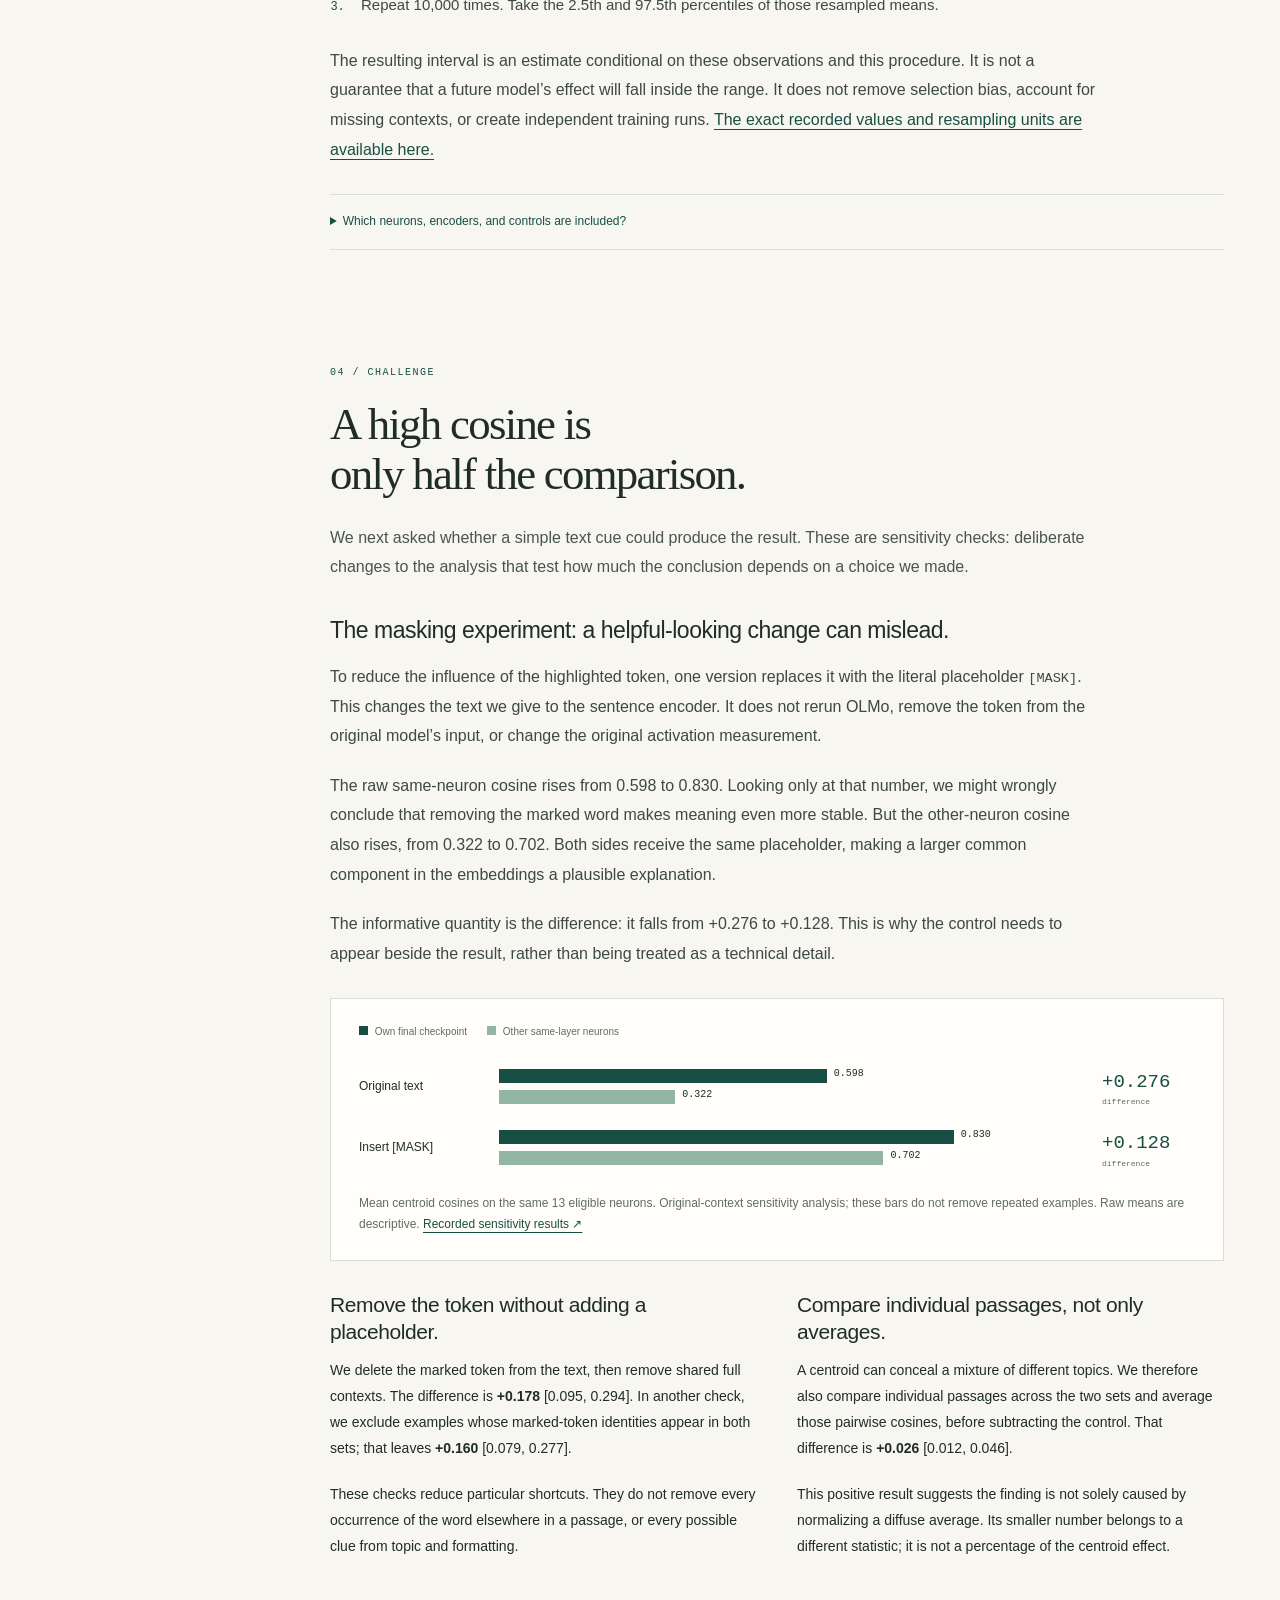
<file: already-clean/index.html>
<!doctype html>
<html lang="en">
<head>
  <meta charset="utf-8">
  <meta name="viewport" content="width=device-width, initial-scale=1">
  <meta name="theme-color" content="#f7f6f1">
  <title>What survives as a neuron learns? · NeuralNetwork</title>
  <meta name="description" content="Reproducing Abay Bektursun’s checkpoint audit, then testing semantic continuity with embeddings, cosine similarity, and matched controls. Explore the data, results, and next questions.">
  <meta property="og:title" content="What survives as a neuron learns?">
  <meta property="og:description" content="A public-data reproduction and exploratory extension of the already-clean audit. Sixteen checkpoints. An interactive neuron explorer. Every result linked to its evidence.">
  <meta property="og:type" content="website">
  <meta property="og:url" content="https://aravinds-kannappan.github.io/NeuralNetwork/already-clean/">
  <link rel="canonical" href="https://aravinds-kannappan.github.io/NeuralNetwork/already-clean/">
  <link rel="icon" href="assets/favicon.svg" type="image/svg+xml">
  <link rel="stylesheet" href="assets/site.css">
  <script src="assets/site.js" defer></script>
</head>
<body>
  <a class="skip" href="#main">Skip to the research</a>
  <div class="reading-progress" aria-hidden="true"><div id="progress"></div></div>
  <header class="masthead">
    <a class="brand" href="#top" aria-label="NeuralNetwork home"><svg viewBox="0 0 32 32" aria-hidden="true"><path d="M6 7 25 12 9 25M6 7 9 25M25 12 24 26"/><circle cx="6" cy="7" r="3"/><circle cx="25" cy="12" r="3"/><circle cx="9" cy="25" r="3"/><circle cx="24" cy="26" r="2"/></svg>NeuralNetwork<span class="brand-sub">/ research notes</span></a>
    <a class="repo-link" href="https://github.com/aravinds-kannappan/NeuralNetwork">Code & data <span aria-hidden="true">↗</span></a>
  </header>
  <div class="layout" id="top">
    <aside class="rail">
      <div class="rail-inner">
        <p class="eyebrow">Inside this study</p>
        <nav aria-label="Study chapters">
          <a class="active" href="#overview"><span>00</span> The question</a>
          <a href="#primer"><span>→</span> Start with the basics</a>
          <a href="#explorer"><span>01</span> Follow a neuron</a>
          <a href="#reproduction"><span>02</span> What reproduces</a>
          <a href="#similarity"><span>03</span> Beyond exact words</a>
          <a href="#controls"><span>04</span> Stress the result</a>
          <a href="#limits"><span>05</span> Where it stops</a>
          <a href="#questions"><span>06</span> What comes next</a>
          <a href="#reproduce"><span>07</span> Open the notebook</a>
        </nav>
        <div class="rail-note"><span class="status-dot"></span> Public research notebook<br><span>Reproduction + exploration<br>11 November 2026</span></div>
        <a class="original-link" href="https://abaybektursun.github.io/already-clean-audit/#words">Abay’s original study ↗</a>
      </div>
    </aside>

    <main id="main">
      <section id="overview" class="hero" aria-labelledby="hero-title">
        <p class="eyebrow"><span class="study-number">Study 01</span> Interpretability / training dynamics</p>
        <div class="hero-grid">
          <div>
            <h1 id="hero-title">What survives<br>as a neuron<br><em>learns?</em></h1>
            <p class="hero-lede">A step-by-step guide to what neurons<br>respond to, and how that changes.</p>
          </div>
          <div class="hero-figure">
            <div class="figure-kicker"><span class="status-dot"></span> From the recorded measurements</div>
            <svg id="hero-curve" viewBox="0 0 380 300" role="img" aria-labelledby="hero-chart-title hero-chart-desc"><title id="hero-chart-title">Semantic similarity to the final checkpoint</title><desc id="hero-chart-desc">Mean cosine over the 24-pole random subset, with a 95 percent neuron-bootstrap band. One original training run. Checkpoints are unevenly spaced in training steps.</desc></svg>
            <p class="mini-caption">Do the examples become more like the final model’s examples?<br>Higher means more similar under our text measure. The final point is 1 because it is compared with itself. We explain the measure and shaded uncertainty band below. Data: 24 poles, one training run.</p>
          </div>
        </div>
        <p class="intro">Imagine watching one small part of a language model while the model learns. Early on, that part reacts strongly to one set of text snippets. Later, it reacts to different snippets. <strong>Did its role change completely, or do the new examples still have something in common with the old ones?</strong></p>
        <p class="intro">Abay Bektursun collected measurements that let us investigate this question. We checked calculations from <a href="https://abaybektursun.github.io/already-clean-audit/">his original audit</a>, then compared the meanings of the recorded text snippets. This page explains the experiment from the beginning, shows the actual examples, and separates what we found from what we still do not know.</p>
        <div class="hero-actions"><a class="button primary" href="#primer">Start with the basics <span aria-hidden="true">↓</span></a><a class="text-link" href="#explorer">Explore the examples →</a></div>
        <div class="scope-line"><span><strong>16</strong> saved training checkpoints</span><span><strong>41</strong> neuron poles, defined below</span><span><strong>10,363</strong> unique text snippets</span><span><strong>3</strong> analysis phases</span></div>
        <div class="authorship"><p>Reproduction & extension · <strong>Aravind Kannappan</strong>, with AI assistance<br>Original research & public measurements · <strong>Abay Bektursun</strong></p><span class="tag">Public-data reproduction</span></div>
        <noscript><p class="notice">The report is readable without JavaScript. Enable it for the neuron explorer, or <a href="https://github.com/aravinds-kannappan/NeuralNetwork/blob/main/studies/already-clean/report.md">read the complete report</a>.</p></noscript>
      </section>

      <section id="primer" class="chapter primer" aria-labelledby="primer-title">
        <div class="section-heading"><span class="section-number">Start here / No background assumed</span><h2 id="primer-title">What are we actually<br>looking at?</h2></div>
        <div class="lesson">
          <h3>A language model is a large calculation.</h3>
          <p>A language model reads text and predicts what piece of text could come next. It does this by converting the input into numbers and passing those numbers through many layers of calculations. Training changes the model’s adjustable numbers, called <strong>weights</strong>, so that its predictions improve on the training examples.</p>
          <p>The model in the checkpoint analysis is <strong>OLMo-3 7B</strong>. “7B” is the approximate number of adjustable parameters, not the number of neurons we examined. We are studying a small selection of internal units inside that much larger model.</p>
          <div class="teaching-flow" aria-label="From input text to an observed activation"><span><b>Text</b>A passage enters the model</span><i aria-hidden="true">→</i><span><b>Tokens</b>The text is split into pieces</span><i aria-hidden="true">→</i><span><b>Layers</b>Calculations transform the input</span><i aria-hidden="true">→</i><span><b>Activation</b>We record one unit’s value</span></div>
          <p class="caption">A simplified explanation of what is being measured, not a complete architecture diagram. We observe internal responses while the model processes text; we are not asking it to describe its own neurons.</p>
        </div>
        <div class="term-lessons">
          <article id="term-token"><span class="term-index">01</span><div><h3>Token: a piece of text.</h3><p>A token can be a word, part of a word, punctuation, or another text fragment. In the explorer, the highlighted piece is the token where the neuron’s activation was recorded. The surrounding text is its <strong>context</strong>. The highlight tells you where the measurement happened; it does not prove that this one token caused the entire response.</p></div></article>
          <article id="term-neuron"><span class="term-index">02</span><div><h3>Neuron and activation: one unit, one response value.</h3><p>Here, a neuron means one internal coordinate in a feed-forward part of the network, called an MLP. For each token, that coordinate produces a number: its <strong>activation</strong>. This is a mathematical unit, not a biological cell. Looking at the examples with large responses can suggest what it is sensitive to, but the neuron was not given a human-written job description.</p><p>Its activation can be positive or negative. The study examines the two directions separately and calls each direction a <strong>pole</strong>. A positive pole collects strong positive responses; a negative pole collects strong responses in the negative direction. The signs are algebraic; they do not mean positive or negative emotion. This is why 41 poles can come from 40 neurons: one underlying neuron appears in both directions.</p></div></article>
          <article id="term-checkpoint"><span class="term-index">03</span><div><h3>Checkpoint: a saved version of the same model.</h3><p>During training, the weights change. A checkpoint saves them at a particular training step, rather like a snapshot. A <strong>training step</strong> is an update using training data; it is not one word read or one sentence generated. These 16 checkpoints follow one training run from initialization to step 1,413,814. They are not 16 independently trained models.</p><p>The saved steps are unevenly spaced. Moving the explorer’s slider one notch might advance 1,000 steps early in training or hundreds of thousands later. Read the displayed step number rather than treating the slider as a uniform time scale.</p></div></article>
          <article id="term-top"><span class="term-index">04</span><div><h3>Top contexts: the strongest examples we can see.</h3><p>Abay scored a fixed corpus containing 20,560,068 tokens. The public viewer exposes the 20 strongest contexts for each selected pole at each saved checkpoint. That lets us compare what produced especially strong responses at different times.</p><p>This is a <strong>selected view</strong>, not a complete record of everything the neuron did. If a context disappears from the top 20, we do not know from this export whether it fell to rank 21 or became almost inactive. We must not fill that missing activation with zero.</p></div></article>
          <article id="term-cluster"><span class="term-index">05</span><div><h3>Cluster and “job”: a group of related examples.</h3><p>The original audit also used a language model to group similar activating examples into clusters and describe them. For instance, several contexts about batteries might form a group. These descriptions are hypotheses about the neuron’s behavior. A coherent description is useful, but it is not automatically a complete explanation of what the neuron computes.</p><p>The original “one job” tests use top-50 examples and additional test texts. Our new text-similarity analysis uses the released top-20 viewer. Keeping those two datasets separate prevents us from claiming that a result about one directly proves a result about the other.</p></div></article>
        </div>
        <p class="caption">Terminology follows <a href="https://abaybektursun.github.io/already-clean-audit/#words">Abay’s explanation of the measurements</a>. The original specification and data are preserved in the repository.</p>
        <div class="lesson question-map"><h3>What did we do with those measurements?</h3><ol class="reading-steps"><li><b>Check the original calculations.</b> Start from released measurements and see whether the reported counts and statistics can be obtained again. This is the reproduction.</li><li><b>Ask an additional question.</b> Compare the meanings of the strongest text examples across checkpoints, using a separate text-embedding model. This is the extension.</li><li><b>Try to explain the result away.</b> Remove repeated examples, change how text is encoded, and compare against other neurons. A result is more informative when it survives plausible alternative explanations.</li></ol><p>Think of this as reanalyzing another researcher’s measurement files. We did not recollect all of the original measurements by running the large model ourselves.</p></div>
      </section>

      <section id="explorer" class="chapter" aria-labelledby="explorer-title">
        <div class="section-heading"><span class="section-number">01 / Observe</span><h2 id="explorer-title">Follow one neuron<br>through training.</h2></div>
        <p class="section-intro">Now look at a real example. The left column changes with the training checkpoint you choose. The right column always shows the final checkpoint. You are comparing the same neuron pole at two different stages of learning.</p>
        <div class="lesson explorer-lesson"><h3>Try this three-step reading of the data.</h3><ol class="reading-steps"><li><b>Keep the lithium example selected and click “60k.”</b> Many highlighted tokens on the left refer to lithium. Read the surrounding passages too: the neuron may respond to more than the isolated word.</li><li><b>Compare with the final column.</b> The strongest final examples include different material. This demonstrates a change in the top examples, not proof that the neuron stopped responding to every lithium context.</li><li><b>Choose a pole from the random subset.</b> See whether the same kind of change appears. The lithium example was chosen because it was interesting, so it cannot tell us how typical the pattern is.</li></ol><p><code>L03N6372+</code> means layer 3, neuron identifier 6372, positive pole. A minus sign would select the negative pole. Identifiers let us follow the same unit without naming it after a topic that might later change.</p></div>
        <div class="glossary"><div><b>Neuron</b><span>One coordinate in an MLP layer.</span></div><div><b>Pole</b><span>Its positive or negative direction.</span></div><div><b>Marked token</b><span>The position where activation was measured.</span></div></div>
        <div class="explorer-panel" id="explorer-panel" aria-busy="true">
          <div class="explorer-top">
            <div><span class="eyebrow">Checkpoint explorer</span><h3 id="pole-heading">Loading the public examples…</h3></div>
            <div class="select-wrap"><label for="pole-select">Choose a neuron pole</label><select id="pole-select" disabled><option>Loading…</option></select></div>
          </div>
          <div class="sample-note" id="sample-note">Published top-20 contexts; original data collection by Abay Bektursun.</div>
          <div class="timeline-controls">
            <div class="step-header"><label for="step-slider">Training step <output id="step-value" for="step-slider">560,000</output></label><span id="checkpoint-value">Checkpoint 14 of 16</span></div>
            <input id="step-slider" aria-label="Training checkpoint" type="range" min="0" max="15" value="13" step="1" disabled>
            <div class="step-ends"><span>0 · initialization</span><span>1,413,814 · final</span></div>
            <div class="preset-row"><span>Jump to</span><button type="button" data-step="0">Start</button><button type="button" data-step="9">60k</button><button type="button" data-step="13" class="selected">560k</button><button type="button" data-step="15">Final</button><button type="button" id="share-view" class="share-button">Copy this view ↗</button><span class="sr-only" id="share-status" role="status"></span></div>
          </div>
          <div class="explorer-metrics" aria-live="polite"><div><span>Semantic cosine to final</span><strong id="semantic-value">—</strong></div><div><span>Exact-context Jaccard</span><strong id="overlap-value">—</strong></div><div><span>Largest activation magnitude</span><strong id="activation-value">—</strong></div></div>
          <div class="context-grid">
            <div class="context-column"><div class="context-head"><h4 id="earlier-label">Selected checkpoint</h4><span>signed activation</span></div><ol id="earlier-contexts" class="contexts"><li>Loading recorded contexts…</li></ol></div>
            <div class="context-column"><div class="context-head"><h4>Final · 1,413,814 steps</h4><span>signed activation</span></div><ol id="final-contexts" class="contexts"><li>Loading recorded contexts…</li></ol></div>
          </div>
          <div class="explorer-bottom"><button id="show-contexts" type="button">Show all 20 contexts ↓</button><span><i class="token-key"></i> Marked token <i class="overlap-key"></i> Exact repeated context</span></div>
          <p id="explorer-error" class="error" role="alert" hidden></p>
        </div>
        <p class="caption">The displayed passages are shortened exactly as in the released export. Blue marks identify full contexts that appear in both displayed sets. Numbers beside passages are signed activations, not percentages or probabilities. <a href="https://github.com/aravinds-kannappan/NeuralNetwork/blob/main/studies/already-clean/already_clean_reproduction/inputs/studies/already-clean/walkthrough/neuron_across_training/README.md">Where these measurements came from ↗</a></p>
        <div class="lesson metric-reading"><h3>How to read the three numbers above the examples</h3><dl><dt>Semantic cosine to final</dt><dd>A comparison of the meanings of the two sets of text, using a separate sentence-embedding model. Higher means their summary vectors point in more similar directions. It is <em>not</em> the probability that the neuron has the same job. Section 03 explains how we compute it.</dd><dt>Exact-context Jaccard</dt><dd>A comparison of which exact exported contexts are shared. It is the number shared divided by the number in either set. It equals 0 when none overlap and 1 when the sets are identical. As a teaching example, two sets of 20 contexts sharing 5 have Jaccard 5 ÷ (20 + 20 − 5) = 0.143.</dd><dt>Largest activation magnitude</dt><dd>The size of the strongest response recorded for that pole at the selected checkpoint. “Magnitude” ignores the sign. A large drop is a change in response size; by itself it does not tell us whether the examples’ meanings changed.</dd></dl><p>The first two measures answer different questions and use different scales. A cosine of 0.65 beside a Jaccard of 0.13 does not by itself prove meaningful continuity. We need a fair comparison with other neurons.</p></div>
      </section>

      <section id="reproduction" class="chapter" aria-labelledby="repro-title">
        <div class="section-heading"><span class="section-number">02 / Reproduce</span><h2 id="repro-title">The arithmetic reproduces.<br>The controls still matter.</h2></div>
        <p class="section-intro">Before adding a new analysis, we checked what could be reproduced from the released files. We verified 56 input files against their SHA-256 hashes—digital fingerprints that detect changed bytes—and recomputed counts and statistics. We also reran the author’s published script for dating the appearance of example groups.</p>
        <div class="lesson"><h3>What does “one job” mean in the table?</h3><p>The original audit asks whether a pole’s examples support one recognizable description that also predicts responses to new test texts. “ONE” is the name of a class assigned by that procedure. It is not a direct observation that the neuron can only ever do one thing.</p><p>The rule combines the original clustering and judgments with an explanation test. A separate model generates five texts intended to activate the pole, five close but incorrect examples, and five unrelated examples. The test requires at least three intended examples to respond strongly, at most two close misses to do so, and at most one unrelated example to do so. The released scores let us apply that rule again.</p><p>For OLMo, 311 of the 600 tested poles receive the ONE classification: 311 ÷ 600 ≈ 51.83%. That is what the table reports. We checked the rule at the original threshold and at both released sensitivity thresholds; the counts match.</p></div>
        <div class="table-scroll"><table class="results-table"><caption>Poles classified as having one recognizable job under the original rule</caption><thead><tr><th scope="col">Model</th><th scope="col">ONE / 600 poles</th><th scope="col">Fraction · 95% interval</th><th scope="col">Our check</th></tr></thead><tbody><tr><th scope="row">Qwen3-4B-Base</th><td>358</td><td>59.67% <span>55.69–63.52</span></td><td><span class="status verified">Exact count</span></td></tr><tr><th scope="row">Gemma-3-4B-pt</th><td>338</td><td>56.33% <span>52.34–60.25</span></td><td><span class="status verified">Exact count</span></td></tr><tr><th scope="row">OLMo-3 7B</th><td>311</td><td>51.83% <span>47.84–55.81</span></td><td><span class="status verified">Exact count</span></td></tr></tbody></table></div>
        <p class="caption">The range beside each percentage is the original method’s 95% Wilson confidence interval: an estimate of sampling uncertainty for a count. We reproduce it as specified. Positive and negative poles belong to the same underlying neurons, so the interval should not be read as evidence from 600 independently trained systems. <a href="https://github.com/aravinds-kannappan/NeuralNetwork/blob/main/studies/already-clean/runs/7a50ed02-338d-4457-a929-e43b192a1fdd/results.json">Reproduction output ↗</a></p>
        <div class="lesson"><h3>Why matching the table is only the first check</h3><p>The result says that we can recover these classifications from the released measurements. It does not independently validate the original model that described the clusters, the test texts it generated, or every assumption in the classification rule. It also does not directly refute a roughly 90% claim made for different models and a different definition of a job.</p><p>Two further examples show the difference between reproducing a number and supporting its interpretation.</p><h3>The parent test: can a judge match a later group to an earlier record?</h3><p>Suppose a neuron starts responding strongly to a new group of examples. The original judge sees that group and two earlier records: one from the same neuron and one from another neuron in the same layer. It tries to choose which earlier record belongs to the group. “Parent” is the name of this matching task; the choice does not establish a causal family tree.</p><p>The judge is correct about 81.16% of the time on the late-onset groups and about 92.42% on the controls. The study uses these rates to estimate how many groups might be unrelated to their earlier records. The calculation assumes that unrelated cases are guessed at 50% accuracy, and that related cases can be matched at the control accuracy.</p><div class="equation-example"><span>Unrelated-share estimate</span><code>(0.924167 − 0.811591) ÷ (0.924167 − 0.5) ≈ 0.2654</code><p>Under those assumptions, the estimate is about 26.54% of late-born groups. It is not 26.54% of all neurons.</p></div><p>The important question is whether the controls are a fair estimate of the judge’s ability on the real test items. Abay found that controls more often shared the marked token with the correct record, making them easier. His overlap-adjusted sensitivity changes the estimate and weakens the original interpretation, as shown below.</p></div>
        <div class="repro-notes">
          <article><span class="status verified">Recomputed</span><h3>The parent test</h3><p>The judge-calibrated unrelated share is <strong>26.54%</strong> [21.09%, 32.08%] of late-born groups. Resampling 300 underlying neurons, keeping sign pairs together, gives [21.28%, 31.90%].</p><p class="small">Abay’s control-overlap sensitivity is 20.6% [13.2%, 27.1%], crossing the original 20% decision threshold. That sensitivity is an upstream result, not rerun here.</p></article>
          <article><span class="status corrected">Interpretation retracted upstream</span><h3>Is the main cluster oldest?</h3><p>The observed fraction, <strong>47.56%</strong>, reproduces. But Abay’s size/top-rank matched random groups reach <strong>53.00%</strong>. The original rank-permutation arithmetic therefore does not establish the growth interpretation.</p><p class="small">The main cluster is the one containing the highest-activation exemplar, not necessarily the largest by size. The better random-group reference is quoted from the released export.</p></article>
        </div>
        <div class="lesson"><h3>Why the “main cluster is oldest” interpretation was withdrawn</h3><p>The main cluster contains the highest-activation example at the final checkpoint. To date when a cluster appears, the original rule asks when its typical response first exceeds a high-response threshold and remains above it at the next saved checkpoint. This is an operational definition of <strong>onset</strong>, sometimes called birth.</p><p>The main cluster has the earliest onset in 47.56% of the eligible poles, counting ties. Initially, this looked high compared with a test that shuffled the existing onset dates. But that test did not reproduce how the clusters were constructed.</p><p>A stronger comparison forms random groups with the same sizes and keeps the top example in the main group. Those random groups reach 53.00%, above the real clusters. The original arithmetic still works, but it no longer establishes that a neuron’s main job tends to be its oldest. The lesson is practical: a convincing-looking statistic can depend on choosing the wrong reference comparison.</p><p>We reproduced the 47.56% count and original date-shuffling calculation. The 53.00% reference and the overlap-adjusted parent result are <strong>reported from Abay’s released outputs</strong>; we did not rerun those calculations from the unavailable raw banks. Both corrections are discussed in <a href="https://abaybektursun.github.io/already-clean-audit/#ch1">his updated account</a>.</p></div>
        <details class="plain-details"><summary>Other checks and the exact reproduction boundary</summary><div><p>All 16 lithium-token counts match. All three released fixed-context examples reproduce their onset checkpoint. All 300 available cross/own intervention-ratio identities check exactly; the two mean-write medians are 0.375346 and 0.230794 under different conditions.</p><p>The original onset extractor’s three numerical payload sections match. Its metadata-only Git lookup was supplied with the pinned upstream commit because the run archive has no Git history.</p><p>The headline zero-write median of 0.293 and the 277-case driver-overlap correlation were not independently recomputed. This is a partial public-data reproduction, not replication of every study in the upstream repository.</p><p><a href="https://github.com/aravinds-kannappan/NeuralNetwork/blob/main/studies/already-clean/report.md">Full report</a> · <a href="https://github.com/abaybektursun/already-clean-audit/blob/de979b861f26a4235e38d0a605952d8d94d6a8e9/studies/next/10_RECOUNT2.md">Birth-order correction</a> · <a href="https://github.com/abaybektursun/already-clean-audit/blob/de979b861f26a4235e38d0a605952d8d94d6a8e9/studies/already-clean/JOURNAL.md">Parent-test sensitivity</a></p></div></details>
      </section>

      <section id="similarity" class="chapter" aria-labelledby="similarity-title">
        <div class="section-heading"><span class="section-number">03 / Extend</span><h2 id="similarity-title">Beyond the exact words.</h2></div>
        <p class="section-intro">The original examples raise a question that exact word matching cannot answer. Two passages can use different words while discussing similar ideas. We therefore compare both their wording and an embedding model’s representation of their meaning.</p>
        <div class="lesson">
          <h3>1. An embedding turns text into a list of numbers.</h3>
          <p>A <strong>sentence encoder</strong> is a separate model that maps a passage to a vector: a list of numbers designed to capture useful relationships between texts. Our primary encoder produces 384 numbers per context. We use the same encoder for every checkpoint, so we are not changing the measuring tool while comparing the examples.</p>
          <div class="teaching-example"><span class="eyebrow">Teaching example · not a measured result</span><p>“The battery stores energy.”<br>“This cell holds an electrical charge.”</p><p>These sentences share little exact wording but discuss related ideas. A text embedding can help detect that relationship. It is a model-based measure of meaning, not a guarantee that every relationship it finds is correct.</p></div>
          <p><strong>There are two different models in this analysis.</strong> OLMo is the large model whose neuron responses Abay measured. MiniLM is the smaller sentence encoder we use afterward to compare the recorded text. A MiniLM embedding is not an OLMo neuron’s internal activation vector. This distinction is essential to interpreting the result. The approach follows the sentence-embedding use of cosine described in <a href="https://www.alphaxiv.org/pdf/1908.10084">Sentence-BERT</a>.</p>
          <h3>2. Cosine asks whether two vectors point in the same direction.</h3>
          <p>Picture each vector as an arrow. Cosine similarity compares the angle between two arrows rather than their lengths. Its mathematical range is −1 to 1: 1 means the same direction, 0 means perpendicular directions, and −1 means opposite directions. For text embeddings, those geometric values are not universal labels for “same meaning,” “unrelated,” and “opposite meaning.” The encoder and the comparison set matter.</p>
          <div class="equation-example"><span>Optional arithmetic · a two-number teaching example</span><code>a = (1, 0) &nbsp; b = (0.8, 0.6)</code><p>Both arrows have length 1. Their cosine is (1 × 0.8) + (0 × 0.6) = 0.8. Real context embeddings have 384 entries, but the same operation applies.</p><code>cosine(a, b) = (a · b) / (length(a) × length(b))</code></div>
          <p>A cosine of 0.8 does <strong>not</strong> mean that 80% of the words overlap, that there is an 80% probability of a match, or that the neuron kept 80% of its function. It is a directional-similarity score.</p>
          <h3>3. A centroid summarizes the set of examples.</h3>
          <p>At each checkpoint, we have up to 20 context vectors for a pole. We first give each vector length 1, so a large original vector does not dominate simply because of its scale. We take their average, then rescale that average to length 1 as well. This summary direction is called a <strong>normalized centroid</strong>.</p>
          <p>We then compare the centroid at step 560,000 with the same pole’s final centroid at step 1,413,814. Uniform weighting gives every exported context equal influence before the final normalization. This is a compact way to ask whether the two collections of examples occupy similar parts of the encoder’s text space. It also loses information: several different groups can average to a similar direction. We check that limitation later.</p>
          <h3>4. A control tells us what would count as surprisingly similar.</h3>
          <p>Many passages may resemble one another because they share general language, formatting, or a broad topic. A raw cosine cannot tell us whether a neuron has a distinctive pattern. We therefore compare its earlier examples with the final examples of <strong>other neurons in the same layer</strong>. These other-neuron examples are the control, also called the donor pool.</p>
          <p>The question becomes: “Are the earlier examples closer to this neuron’s own final examples than to other available final examples from that layer?” Staying in the same layer makes this a more relevant comparison than picking arbitrary neurons from anywhere in the model. It still does not match every possible source of bias.</p>
          <div class="equation-example"><span>Actual original-context result · 13 eligible neurons</span><code>Own final: 0.598 &nbsp; − &nbsp; other same-layer final: 0.322 &nbsp; = &nbsp; +0.276</code><p>These are averages over the eligible query neurons. The positive difference says that the same-neuron comparison is higher than the chosen control. This first calculation still includes repeated contexts.</p></div>
        </div>
        <div class="method-strip" aria-label="Analysis pipeline"><div><span>01</span><b>Context → vector</b><small>Pinned sentence encoder</small></div><span aria-hidden="true">→</span><div><span>02</span><b>Checkpoint → centroid</b><small>Uniform mean, normalized</small></div><span aria-hidden="true">→</span><div><span>03</span><b>Compare → control</b><small>Own final − same-layer final</small></div></div>
        <div class="lesson"><h3>The harder test: remove repeated examples.</h3><p>If the exact same passage appears in both checkpoints, it naturally makes them look similar. That could create an apparent continuity even without any broader pattern in the remaining examples. We therefore remove every shared full text from both sets and recompute the comparison.</p><p>This leaves 12–20 contexts in each of the same-neuron sets. We also prevent a query context from being reused as a control example and randomly choose control sets with the same number of target examples. We repeat that control subsampling 200 times. The aim is to compare like-sized sets rather than let one comparison benefit from a different amount of averaging.</p><p>The controlled difference becomes smaller, from +0.276 to +0.176, but remains positive in this analysis. That is the main new finding.</p></div>
        <div class="finding"><div class="finding-number">+0.176<span>cosine difference</span></div><div><span class="eyebrow">The central exploratory result</span><h3>Continuity survives removing repeated contexts.</h3><p>Same-neuron similarity remains above the same-layer control after deleting shared full texts from both checkpoints. <strong>95% interval: [0.091, 0.293].</strong></p><p class="small">560,000 → 1,413,814 steps · 13 eligible neurons · 9 layer blocks · one original training run</p></div></div>
        <div class="lesson"><h3>What does +0.176 mean in plain language?</h3><p>For the eligible neurons, the earlier and final examples are more alike in the encoder’s text space than the earlier examples and the chosen other-neuron controls. This advantage persists after identical full texts are removed. It is evidence that exact example reuse does not explain the entire observed contrast.</p><p><strong>It is a difference in cosine units, not a 17.6% improvement or a 17.6% probability.</strong> It does not tell us that every individual neuron is stable, or that any neuron performs the same computation throughout training. The estimate is an average for this particular exported sample.</p></div>
        <figure class="chart-frame"><iframe src="figures/checkpoint-analysis.html" title="Controlled semantic continuity and checkpoint trajectory, with confidence intervals" loading="lazy"></iframe><figcaption>The first view compares controlled contrasts. Switch views to inspect the 24-pole trajectory. Hover or focus a point for exact values; use the figure’s download control for SVG. Follow-up bars use 95% layer-bootstrap intervals. <a href="assets/results.json">Underlying results JSON</a></figcaption></figure>
        <div class="lesson chart-reading"><h3>How to read this figure</h3><ol class="reading-steps"><li><b>Each row is a different analysis condition.</b> “Original contexts” permits repeats. “No repeated contexts” removes shared full texts. Other rows change what text is encoded or which sentence encoder is used.</li><li><b>The dot is the average controlled difference.</b> Zero would mean that the same-neuron and other-neuron comparisons tie on average. A dot to the right of zero favors the same-neuron comparison.</li><li><b>The horizontal line is a 95% bootstrap interval.</b> It shows the range produced by the resampling procedure described next. It is not the range of all individual neurons’ scores and does not cover uncertainty from every possible source.</li><li><b>The second view shows the trajectory through training.</b> Select it in the dropdown. Semantic cosine compares embedded meaning; TF-IDF cosine compares weighted word and word-pair patterns; marked-token cosine compares the frequencies of the highlighted token strings; exact-context Jaccard compares repeated contexts. Each curve answers a different question, so do not interpret the vertical distance between different metrics as a statistical test.</li></ol><p>Every curve reaches its self-comparison value at the final checkpoint. That endpoint is true by construction; it is not an additional discovery about learning.</p><p><strong>TF-IDF</strong> stands for term frequency–inverse document frequency: count words and word pairs, but reduce the influence of terms common across many contexts. It measures lexical resemblance more directly than a sentence encoder does. <strong>Prefix only</strong> means using text only up to and including the marked token, so the comparison cannot rely on later text that was not yet available at that position.</p><p>The opening graph and the trajectory view resample the 24 underlying neurons for their shaded intervals. The controlled-difference view uses the nine-layer block procedure below. Those bands describe different samples and statistics.</p></div>
        <div class="lesson"><h3>Where does the interval [0.091, 0.293] come from?</h3><p>If we had examined a different set of neurons, the average might differ. A <strong>bootstrap</strong> estimates one part of this sampling uncertainty by repeatedly drawing from the observations we already have and recalculating the statistic.</p><p>Here, some neurons share the same control donors because they are in the same layer. Treating all of those comparisons as independent could make uncertainty look too small. The follow-up therefore resamples <strong>whole layers as blocks</strong>, keeping the query-neuron contrasts in each selected layer together.</p><ol class="reading-steps"><li>Draw nine layers from the nine observed layers, allowing a layer to be drawn more than once.</li><li>Keep all query-neuron comparisons inside each drawn layer, and calculate their overall mean.</li><li>Repeat 10,000 times. Take the 2.5th and 97.5th percentiles of those resampled means.</li></ol><p>The resulting interval is an estimate conditional on these observations and this procedure. It is not a guarantee that a future model’s effect will fall inside the range. It does not remove selection bias, account for missing contexts, or create independent training runs. <a href="https://github.com/aravinds-kannappan/NeuralNetwork/blob/main/studies/already-clean/runs/50287c02-bb89-433d-89f3-334474033fc2/results.json">The exact recorded values and resampling units are available here.</a></p></div>
        <details class="plain-details"><summary>Which neurons, encoders, and controls are included?</summary><div><p>The export contains 41 poles from 40 neurons. Seventeen poles were selected using final outcomes. The primary analyses use the separate 24-pole random subset, which was sampled after excluding those 17. Of these 24, thirteen have another distinct exported neuron in the same layer.</p><p>The primary donor pool includes all eligible exported poles, including outcome-selected poles; the opposite pole of the same neuron is excluded. Restricting donors to the random subset leaves eight eligible neurons. This conditional sampling limits generalization.</p><p>The encoders are <code>all-MiniLM-L6-v2</code> and <code>paraphrase-MiniLM-L3-v2</code>, both pinned to specific revisions. They are from the same family; agreement is a sensitivity check, not an independent replication.</p><p><a href="https://github.com/aravinds-kannappan/NeuralNetwork/blob/main/studies/already-clean/methods-and-reading.md">Full methods and revisions ↗</a></p></div></details>
      </section>

      <section id="controls" class="chapter" aria-labelledby="controls-title">
        <div class="section-heading"><span class="section-number">04 / Challenge</span><h2 id="controls-title">A high cosine is<br>only half the comparison.</h2></div>
        <p class="section-intro">We next asked whether a simple text cue could produce the result. These are sensitivity checks: deliberate changes to the analysis that test how much the conclusion depends on a choice we made.</p>
        <div class="lesson"><h3>The masking experiment: a helpful-looking change can mislead.</h3><p>To reduce the influence of the highlighted token, one version replaces it with the literal placeholder <code>[MASK]</code>. This changes the text we give to the sentence encoder. It does not rerun OLMo, remove the token from the original model’s input, or change the original activation measurement.</p><p>The raw same-neuron cosine rises from 0.598 to 0.830. Looking only at that number, we might wrongly conclude that removing the marked word makes meaning even more stable. But the other-neuron cosine also rises, from 0.322 to 0.702. Both sides receive the same placeholder, making a larger common component in the embeddings a plausible explanation.</p><p>The informative quantity is the difference: it falls from +0.276 to +0.128. This is why the control needs to appear beside the result, rather than being treated as a technical detail.</p></div>
        <div class="mask-panel"><div class="mask-legend"><span><i class="own-swatch"></i> Own final checkpoint</span><span><i class="other-swatch"></i> Other same-layer neurons</span></div><div id="mask-comparison" class="mask-comparison"></div><p class="caption">Mean centroid cosines on the same 13 eligible neurons. Original-context sensitivity analysis; these bars do not remove repeated examples. Raw means are descriptive. <a href="https://github.com/aravinds-kannappan/NeuralNetwork/blob/main/studies/already-clean/runs/eb114b2c-a2c1-4fa1-9300-80d65f87669c/results.json">Recorded sensitivity results ↗</a></p></div>
        <div class="two-column"><article><h3>Remove the token without adding a placeholder.</h3><p>We delete the marked token from the text, then remove shared full contexts. The difference is <strong>+0.178</strong> [0.095, 0.294]. In another check, we exclude examples whose marked-token identities appear in both sets; that leaves <strong>+0.160</strong> [0.079, 0.277].</p><p>These checks reduce particular shortcuts. They do not remove every occurrence of the word elsewhere in a passage, or every possible clue from topic and formatting.</p></article><article><h3>Compare individual passages, not only averages.</h3><p>A centroid can conceal a mixture of different topics. We therefore also compare individual passages across the two sets and average those pairwise cosines, before subtracting the control. That difference is <strong>+0.026</strong> [0.012, 0.046].</p><p>This positive result suggests the finding is not solely caused by normalizing a diffuse average. Its smaller number belongs to a different statistic; it is not a percentage of the centroid effect.</p></article></div>
        <div class="stat-note"><span class="stat-symbol">16</span><div><h3>Sixteen possible assignments. A real statistical limit.</h3><p>The stricter random-only identity test contains four within-layer pairs: 2⁴ = 16 assignments. Its exact <strong>p = 0.0625</strong> is the smallest attainable value, so it cannot reject at 5%. Requiring matching pole signs leaves only one pair, with p = 0.5.</p><p class="small">The bootstrap and permutation analyses use different conditional comparisons. A positive bootstrap interval does not turn this exact test into a significant result.</p></div></div>
        <div class="lesson"><h3>What is that p-value actually saying?</h3><p>A <strong>permutation test</strong> asks what would happen if the correct identity labels were not informative. In this test, we exchange the final-checkpoint identities within each same-layer pair, keeping the observed examples fixed. We compare the correctly matched score with every score obtainable under those exchanges.</p><p>Restricting both queries and controls to the random subset leaves eight eligible neurons arranged in four pairs. Each pair can keep or exchange its labels. There are only 2 × 2 × 2 × 2 = 16 total assignments. The observed matching is the most extreme, giving 1 ÷ 16 = 0.0625.</p><p>Even the strongest possible ordering in this design cannot give a p-value below 0.05. We therefore cannot claim that this exact test rejects its null at the conventional 5% threshold. A p-value of 0.0625 is not a 6.25% probability that the hypothesis is false; it describes this statistic under the particular random-label comparison.</p><h3>Why does that coexist with a positive bootstrap interval?</h3><p>The two analyses are not interchangeable. The follow-up interval uses thirteen query neurons, donors from all eligible exported poles, and resampling across nine layers. The stricter identity test uses eight neurons and random-subset donors only. They ask different conditional questions with different amounts of information.</p><p>The honest reading is: several controlled comparisons are positive in the released sample, but the stricter exact test is too coarse to cross 5%. A larger, independently selected sample with more neurons in each layer is needed for a stronger confirmation.</p></div>
      </section>

      <section id="limits" class="chapter" aria-labelledby="limits-title">
        <div class="section-heading"><span class="section-number">05 / Boundaries</span><h2 id="limits-title">What this can tell us.<br>What it cannot.</h2></div>
        <div class="two-column limits-grid"><div><span class="eyebrow">Supported within this sample</span><h3>Some semantic continuity in the text.</h3><p>Changing examples and activation magnitudes coexist with a positive same-neuron semantic contrast. The contrast persists under repeated-context removal, token controls, prefix-only input, and a related second encoder.</p></div><div><span class="eyebrow">Still an open question</span><h3>The neuron’s causal role.</h3><p>Sentence embeddings describe text. They are not the model’s activation vectors. Similar meaning does not establish a single job, causal ancestry, or the same downstream computation.</p></div></div>
        <div class="lesson"><h3>“Responds to” and “is responsible for” are different claims.</h3><p>If a neuron activates during battery-related passages, we know there is an association in those examples. We do not yet know what contribution that neuron makes to the model’s next-token prediction. Other units may carry similar information, and the connections using this neuron’s output may change during training.</p><p>A stronger test would deliberately change the neuron’s contribution—for example, set its activation to zero at chosen positions—and measure how the model’s predictions change. That is a <strong>causal intervention</strong>. To establish continuity of a causal role, we would need to compare the consequences of well-matched interventions across checkpoints, not only the meanings of the activating text.</p><h3>Why call the new analysis exploratory?</h3><p>We saw the published data and headlines before designing this extension. After the initial similarity result, we designed the repeated-context and token-removal follow-ups on the same dataset. Those checks are useful, but the result also helped choose the questions. A <strong>confirmatory</strong> study would fix the test in advance and evaluate it on a fresh sample that did not influence those choices.</p><p>Similarly, a <strong>held-out</strong> set means observations kept aside while methods or thresholds are chosen. They are examined for evaluation afterward. Splitting thousands of text snippets from the same few neurons is not the same as holding out entire neurons or independently trained models.</p></div>
        <ul class="limits-list"><li><span>One training run</span><p>Ten thousand bootstrap draws are not ten thousand independently trained models.</p></li><li><span>A selected export</span><p>Top-20 contexts are truncated and change across checkpoints. The 24-pole random subset is conditional on excluding outcome-selected examples.</p></li><li><span>Exploratory follow-up</span><p>The disjoint-context plan was written after seeing the first similarity result. It uses the same data, not a held-out confirmation sample.</p></li><li><span>Missing raw banks</span><p>The tested public S3 object returned HTTP 403. Full activations, judge-visible records, and aligned interventions are needed for stronger tests.</p></li></ul>
        <a class="text-link" href="https://github.com/aravinds-kannappan/NeuralNetwork/blob/main/studies/already-clean/missing-inputs.md">Exactly which inputs are missing →</a>
      </section>

      <section id="questions" class="chapter" aria-labelledby="questions-title">
        <div class="section-heading"><span class="section-number">06 / Next questions</span><h2 id="questions-title">Turn the limits<br>into experiments.</h2></div>
        <p class="section-intro">The limitations suggest the next experiments. Each question below explains why it matters, what we would do, what extra data are needed, and what outcome would weaken the interpretation. These are proposals, not completed findings. Open a question to read the plan.</p>
        <div class="lesson"><p>The first three have the clearest connection to the main result: compare the same inputs, make the parent-matching controls fairer, and test whether similar text predicts similar causal effects. Two further directions—trying a different family of text encoders and examining mixtures hidden by the average—can begin with the public contexts and saved embeddings.</p></div>
        <div id="question-list" class="question-list"><p>Loading the research questions… <a href="https://github.com/aravinds-kannappan/NeuralNetwork/blob/main/studies/already-clean/OPEN_QUESTIONS.md">Read them on GitHub ↗</a></p></div>
      </section>

      <section id="reproduce" class="chapter notebook" aria-labelledby="notebook-title">
        <div class="section-heading"><span class="section-number">07 / Open notebook</span><h2 id="notebook-title">The evidence is yours<br>to inspect.</h2></div>
        <p class="section-intro">You do not need to run code to read or explore this report. If you want to inspect or repeat the analysis, the files below preserve the original inputs, the calculations we performed, and the resulting numbers.</p>
        <div class="lesson"><h3>What is in each download?</h3><p><strong>Standalone HTML report</strong> is a single file containing this entire walkthrough, its example data, and its interactive charts. Download it and open it in a browser to read offline. Links to the source repository and separate downloads still need an internet connection.</p><p><strong>Reproduction source</strong> contains the Python programs, the 56 pinned input files, and a dependency lockfile. “Pinned” means tied to a particular source version. The lockfile records software versions so a later run can use the same environment instead of silently changing libraries.</p><p><strong>Results and tables</strong> contains the recorded summaries, row-level CSV tables, and written report. CSV is a plain table format; JSON stores structured values and metadata. <strong>All recorded artifacts</strong> also includes the larger embedding matrices: the saved numerical vectors, stored in compressed NumPy <code>.npz</code> files, plus indices linking rows back to their text.</p><p><strong>Provenance</strong> is the record of where a result came from: input hashes, source revision, settings, software versions, and run identifiers. It helps another reader distinguish an actual computation from an unverified number in the write-up.</p></div>
        <div class="download-list"><a href="downloads/beginner-report.html" download><span class="file-symbol">↓</span><div><b>Standalone HTML report</b><span>Complete explanations, interactive examples, and charts for offline reading</span></div><span class="file-type">HTML</span></a><a href="downloads/reproduction-source.zip" download><span class="file-symbol">↓</span><div><b>Reproduction source</b><span>Python code, locked dependencies, pinned inputs, standalone runner</span></div><span class="file-type">ZIP</span></a><a href="downloads/results-and-tables.zip" download><span class="file-symbol">↓</span><div><b>Results & tables</b><span>Three phases, numerical summaries, CSVs, report, open questions</span></div><span class="file-type">ZIP</span></a><a href="https://github.com/aravinds-kannappan/NeuralNetwork/tree/main/studies/already-clean/runs"><span class="file-symbol">↗</span><div><b>All recorded artifacts</b><span>Five embedding matrices, text indices, similarities, provenance</span></div><span class="file-type">GitHub</span></a></div>
        <div class="code-head"><span>Run from a fresh checkout · Python 3.12 + uv</span><button type="button" id="copy-command">Copy command</button><span class="sr-only" id="copy-status" role="status"></span></div><pre><code id="run-command">cd studies/already-clean
uv run --locked python reproduce_all.py --output ./outputs</code></pre>
        <p class="caption">CPU execution is sufficient. The first run downloads two pinned sentence encoders; use a fresh output directory. The recipe reruns the analyses, not the original OLMo forward passes or private judgments.</p>
        <div class="reading-links"><a href="https://github.com/aravinds-kannappan/NeuralNetwork/blob/main/studies/already-clean/report.md">Complete report ↗</a><a href="https://github.com/aravinds-kannappan/NeuralNetwork/blob/main/studies/already-clean/methods-and-reading.md">Methods & literature ↗</a><a href="https://github.com/aravinds-kannappan/NeuralNetwork/blob/main/studies/already-clean/already_clean_reproduction/source_manifest.json">Input manifest ↗</a><a href="https://github.com/aravinds-kannappan/NeuralNetwork/blob/main/studies/already-clean/PUBLICATION_NOTES.md">Attribution & publication notes ↗</a></div>
        <div class="references"><h3>Methods behind the analysis</h3><p><a href="https://www.alphaxiv.org/pdf/1908.10084">Sentence-BERT · Reimers & Gurevych, 2019</a><span>Sentence embeddings and cosine similarity.</span></p><p><a href="https://www.alphaxiv.org/pdf/1905.00414">Similarity of Neural Network Representations Revisited · Kornblith et al., 2019</a><span>CKA for matched inputs; a proposed next analysis, not applied to changing top-k lists here.</span></p><p><a href="https://www.alphaxiv.org/pdf/2611.01549">Revisiting LLM Homogeneity Through a Multidimensional Lens · Qiu et al., 2026</a><span>Motivation for checking semantic, lexical, and structural measures separately.</span></p></div>
      </section>
      <footer><div><a class="brand" href="#top">NeuralNetwork <span aria-hidden="true">↑</span></a><p>An independent, AI-assisted reproduction and extension.<br>Original measurements by Abay Bektursun. Upstream text and figures: CC BY 4.0.<br>See publication notes for licensing scope and modifications.</p></div><a href="https://github.com/aravinds-kannappan/NeuralNetwork">Explore the repository ↗</a></footer>
    </main>
  </div>
</body>
</html>
</file>
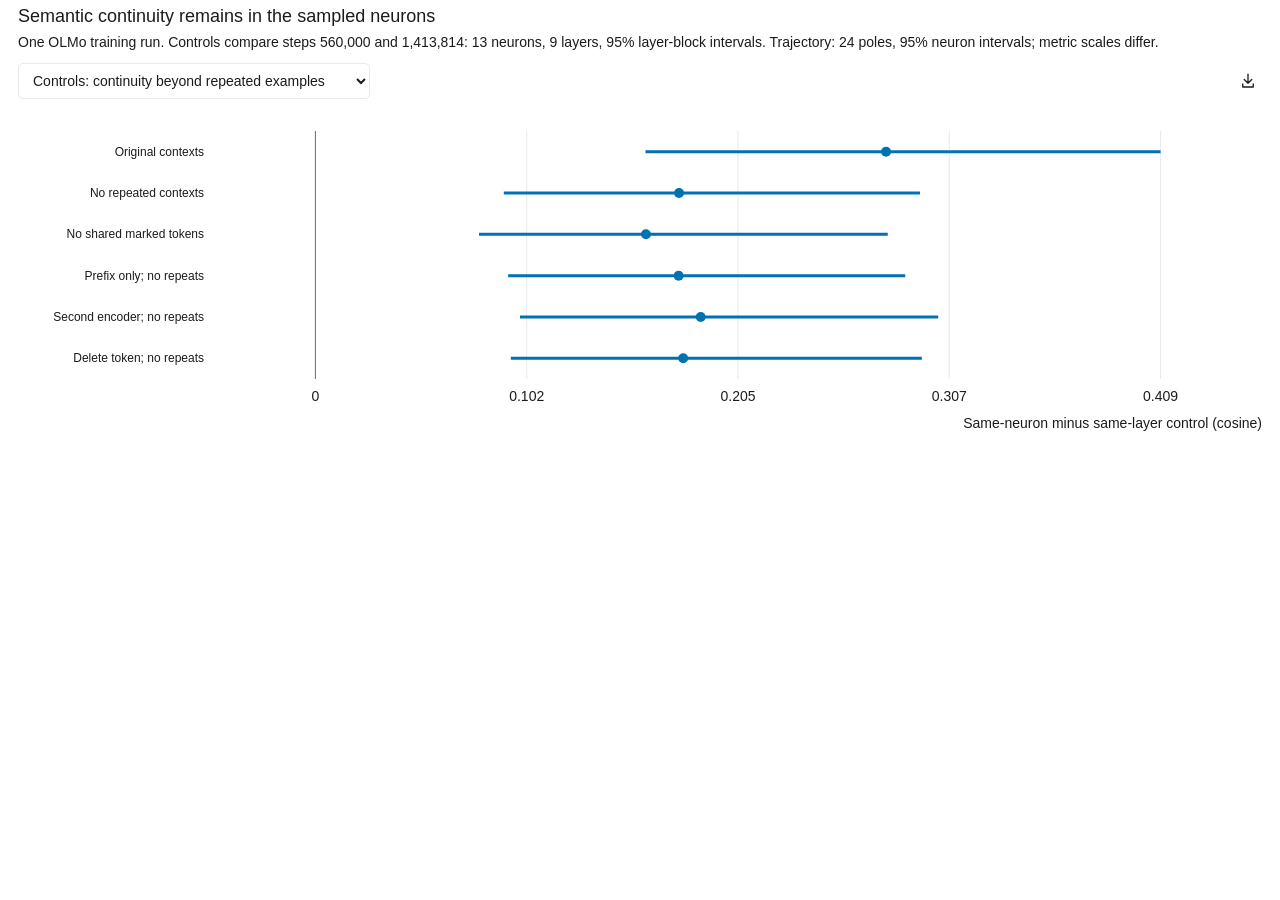
<file: already-clean/figures/checkpoint-analysis.html>
<!doctype html>
<html lang="en">
<head>
<meta charset="utf-8"><meta name="viewport" content="width=device-width,initial-scale=1">
<title>Experiment metrics</title>
<style>
:root{color-scheme:light;--bg:#fff;--fg:#1d1b1a;--muted:#6b7078;--line:#e7e9ec;--blue:#0072B2;--orange:#E69F00;--tick-size:14px;--label-size:14px}
*{box-sizing:border-box}
html{overflow:hidden}
body{margin:0;background:var(--bg);color:var(--fg);font:400 14px "Helvetica Neue",Helvetica,Arial,sans-serif;-webkit-font-smoothing:antialiased}
main{padding:4px 4px 0}
header{margin:0 14px 10px 14px}
h1{font-size:18px;line-height:1.4;font-weight:500;margin:0 0 4px}
#subtitle{font-size:14px;line-height:1.4;color:var(--fg)}
button{font:inherit;color:var(--fg);background:none;border:0;padding:5px 0;cursor:pointer}
button:hover{color:var(--fg)}
button:focus-visible{outline:2px solid var(--blue);outline-offset:4px;border-radius:2px}
svg text{font-weight:400}
svg text[font-weight="500"]{font-weight:500}
svg:focus{outline:none}
svg:focus-visible{outline:1px dashed #b6bec7;outline-offset:-1px}
.toolbar{display:flex;flex-wrap:wrap;align-items:center;gap:16px;margin:0 14px 12px 14px}
select{height:36px;min-width:170px;font:inherit;color:var(--fg);background:var(--bg);border:1px solid var(--line);border-radius:5px;padding:6px 28px 6px 10px;max-width:100%;margin-right:auto}
.toolbar:has(select[hidden]){justify-content:flex-end}
select:focus-visible{outline:2px solid var(--blue);outline-offset:2px}
#reset,#export{font-size:13px}
#export{display:flex;align-items:center;justify-content:center;width:28px;height:28px;padding:0}
button[hidden]{display:none}
button:disabled{opacity:.45;cursor:default}
.legend{position:absolute;top:0;left:14px;right:14px;display:flex;flex-wrap:wrap;justify-content:flex-start;gap:2px 20px}
.legend button{color:var(--fg);font-size:14px;display:flex;align-items:center;gap:7px;white-space:nowrap}
.legend button[aria-pressed=false]{opacity:.4;text-decoration:line-through}
.swatch{width:20px;height:3px;flex-shrink:0}

.legend[hidden]{display:none}
.plot{position:relative}
#chart{display:block;width:100%;height:clamp(260px,40vw,320px);touch-action:none;cursor:crosshair;user-select:none}
.tooltip{position:absolute;pointer-events:none;top:44px;background:var(--bg);border:1px solid var(--line);border-radius:6px;box-shadow:0 4px 16px #0000000d;padding:10px 12px;min-width:170px;font-size:14px;line-height:1.8;font-variant-numeric:tabular-nums}
.tooltip[hidden]{display:none}
.tooltip strong{font-weight:400;color:var(--muted)}
.value{display:flex;gap:12px}
@media(max-width:440px){.toolbar{gap:12px}.legend{gap:12px}}
</style>
</head>
<body><main>
<header><h1 id="title"></h1><div id="subtitle"></div></header>
<div class="toolbar"><select id="metrics" aria-label="Metric"></select><button id="reset" hidden>Reset zoom</button><button id="export" aria-label="Download SVG" title="Download SVG"><svg width="18" height="18" viewBox="0 0 24 24" fill="none" stroke="currentColor" stroke-width="1.75" stroke-linecap="round" stroke-linejoin="round" aria-hidden="true"><path d="M12 3v12m-5-5 5 5 5-5M5 16v4h14v-4"/></svg></button></div>
<div class="plot"><div class="legend" id="legend" aria-label="Runs"></div><svg id="chart" role="img" tabindex="0"></svg><div class="tooltip" id="tooltip" hidden></div></div>

</main>
<script id="data" type="application/json">{"title": "Semantic continuity remains in the sampled neurons", "subtitle": "One OLMo training run. Controls compare steps 560,000 and 1,413,814: 13 neurons, 9 layers, 95% layer-block intervals. Trajectory: 24 poles, 95% neuron intervals; metric scales differ.", "metrics": [{"key": "contrast", "label": "Controls: continuity beyond repeated examples", "type": "dot", "unit": "cosine", "xLabel": "Same-neuron minus same-layer control", "yLabel": "Analysis condition", "series": [{"name": "13 neurons \u00b7 9 layer blocks", "points": [{"step": 0, "label": "Original contexts", "contrast": 0.2763000503182411, "lower": 0.15982090309262276, "upper": 0.4092287381844861}, {"step": 1, "label": "No repeated contexts", "contrast": 0.17607487120617563, "lower": 0.09120814561702735, "upper": 0.2927240401739862}, {"step": 2, "label": "No shared marked tokens", "contrast": 0.1600478471967613, "lower": 0.07921432009775276, "upper": 0.2771353721525679}, {"step": 3, "label": "Prefix only; no repeats", "contrast": 0.17586499743160752, "lower": 0.09330561110612721, "upper": 0.285606472716803}, {"step": 4, "label": "Second encoder; no repeats", "contrast": 0.1865625328668133, "lower": 0.099039647427926, "upper": 0.3015543614315747}, {"step": 5, "label": "Delete token; no repeats", "contrast": 0.1780763123390724, "lower": 0.09461162263622483, "upper": 0.2936414713402699}], "color": "#0072B2"}]}, {"key": "continuity", "label": "Trajectory: similarity to final checkpoint", "type": "line", "unit": "similarity", "xLabel": "OLMo training step", "yLabel": "Similarity to final checkpoint", "series": [{"name": "Semantic cosine", "color": "#0072B2", "points": [{"step": 0, "continuity": 0.26183151942677796, "lower": 0.22327415591959532, "upper": 0.29864291626339157}, {"step": 1000, "continuity": 0.2916759322397411, "lower": 0.23632832434959708, "upper": 0.34488600194454194}, {"step": 2000, "continuity": 0.36331527555982274, "lower": 0.30110460709159576, "upper": 0.42696410737310847}, {"step": 3000, "continuity": 0.3667790877322356, "lower": 0.302616297849454, "upper": 0.4332109708649416}, {"step": 5000, "continuity": 0.3872209756324689, "lower": 0.3251113349261383, "upper": 0.44804137805476785}, {"step": 8000, "continuity": 0.4320424360533555, "lower": 0.3770556223578751, "upper": 0.49114513380142544}, {"step": 12000, "continuity": 0.40679264813661575, "lower": 0.3450969313581785, "upper": 0.46732945763505995}, {"step": 20000, "continuity": 0.4433576688170433, "lower": 0.37394280137183766, "upper": 0.5142487627454102}, {"step": 35000, "continuity": 0.44032324260721606, "lower": 0.36316770637252677, "upper": 0.515101708464014}, {"step": 60000, "continuity": 0.4571056261969109, "lower": 0.38381618707984066, "upper": 0.5254528483065466}, {"step": 100000, "continuity": 0.47364248397449654, "lower": 0.39797066040337087, "upper": 0.5509183703766515}, {"step": 180000, "continuity": 0.5255266620467106, "lower": 0.45931440812225144, "upper": 0.5935406945490588}, {"step": 320000, "continuity": 0.5974277071654797, "lower": 0.5336341123407086, "upper": 0.6620793583802879}, {"step": 560000, "continuity": 0.6523006210724512, "lower": 0.5794288639600078, "upper": 0.721656740643084}, {"step": 1000000, "continuity": 0.7079946957528591, "lower": 0.638085365233322, "upper": 0.7756260617946585}, {"step": 1413814, "continuity": 0.9999999950329462, "lower": 0.999999962747097, "upper": 1.0000000273187954}]}, {"name": "TF-IDF cosine", "color": "#D55E00", "points": [{"step": 0, "continuity": 0.03371754788687006, "lower": 0.02871497234586893, "upper": 0.03882050798965907}, {"step": 1000, "continuity": 0.0414690640366091, "lower": 0.034757598164460085, "upper": 0.048007367229554246}, {"step": 2000, "continuity": 0.04510370573263662, "lower": 0.03785463512069204, "upper": 0.0519416751051325}, {"step": 3000, "continuity": 0.04393408359803674, "lower": 0.03786440774383689, "upper": 0.05018076476407659}, {"step": 5000, "continuity": 0.04803196230365958, "lower": 0.04022535931331078, "upper": 0.056535676224869984}, {"step": 8000, "continuity": 0.06554908262423474, "lower": 0.04717741719622179, "upper": 0.08948411262863026}, {"step": 12000, "continuity": 0.05904194360465858, "lower": 0.042885121524277384, "upper": 0.08023828162070448}, {"step": 20000, "continuity": 0.09506502329974342, "lower": 0.06343083196387135, "upper": 0.13266763274053478}, {"step": 35000, "continuity": 0.09938140270388189, "lower": 0.06771118283493265, "upper": 0.132844948260729}, {"step": 60000, "continuity": 0.09686203910863184, "lower": 0.06094910390901925, "upper": 0.14041389481403807}, {"step": 100000, "continuity": 0.12396471611705373, "lower": 0.07568465233219636, "upper": 0.18411466031321333}, {"step": 180000, "continuity": 0.1854036286449273, "lower": 0.12308719688386159, "upper": 0.25599995962814776}, {"step": 320000, "continuity": 0.24906369164952133, "lower": 0.17806532422800297, "upper": 0.3253836116386143}, {"step": 560000, "continuity": 0.3543253953004289, "lower": 0.26963347091337553, "upper": 0.44071116789255815}, {"step": 1000000, "continuity": 0.48614953539996414, "lower": 0.3882920191587984, "upper": 0.5842353317883697}, {"step": 1413814, "continuity": 1.000000000000002, "lower": 1.0000000000000009, "upper": 1.0000000000000033}]}, {"name": "Marked-token cosine", "color": "#009E73", "points": [{"step": 0, "continuity": 0.0484211332768304, "lower": 0.019281420771225917, "upper": 0.08456864709710572}, {"step": 1000, "continuity": 0.03846410723711608, "lower": 0.0019240242062351044, "upper": 0.08440028494158473}, {"step": 2000, "continuity": 0.0746882060154534, "lower": 0.02179671344178863, "upper": 0.1424627001772177}, {"step": 3000, "continuity": 0.0566175205643045, "lower": 0.005274684203560764, "upper": 0.13177388492176037}, {"step": 5000, "continuity": 0.06890949291382224, "lower": 0.021491920388135105, "upper": 0.12689172210051805}, {"step": 8000, "continuity": 0.12711725752562913, "lower": 0.054474040132316125, "upper": 0.21231952026450912}, {"step": 12000, "continuity": 0.15079068818153604, "lower": 0.06825836349356967, "upper": 0.24799523814023586}, {"step": 20000, "continuity": 0.15271376858863006, "lower": 0.06856616700108137, "upper": 0.2531394970002126}, {"step": 35000, "continuity": 0.14027575221856362, "lower": 0.06113873505313851, "upper": 0.24083980977062724}, {"step": 60000, "continuity": 0.16460070716224107, "lower": 0.07829937916664577, "upper": 0.2671651174898492}, {"step": 100000, "continuity": 0.1642916768170661, "lower": 0.07107160825464076, "upper": 0.2776618091634913}, {"step": 180000, "continuity": 0.20753420286358834, "lower": 0.11092644850772684, "upper": 0.3190735181159172}, {"step": 320000, "continuity": 0.29084587893716524, "lower": 0.18417634144529987, "upper": 0.40761282045345426}, {"step": 560000, "continuity": 0.37698864051304537, "lower": 0.26336184204260277, "upper": 0.498676380409542}, {"step": 1000000, "continuity": 0.5060255072586702, "lower": 0.38138507747712025, "upper": 0.631985244470148}, {"step": 1413814, "continuity": 1.0, "lower": 1.0, "upper": 1.0}]}, {"name": "Exact-context Jaccard", "color": "#777777", "points": [{"step": 0, "continuity": 0.0, "lower": 0.0, "upper": 0.0}, {"step": 1000, "continuity": 0.0, "lower": 0.0, "upper": 0.0}, {"step": 2000, "continuity": 0.0, "lower": 0.0, "upper": 0.0}, {"step": 3000, "continuity": 0.0, "lower": 0.0, "upper": 0.0}, {"step": 5000, "continuity": 0.0010683760683760683, "lower": 0.0, "upper": 0.0032051282051282055}, {"step": 8000, "continuity": 0.0021367521367521365, "lower": 0.0, "upper": 0.005341880341880341}, {"step": 12000, "continuity": 0.004446754446754447, "lower": 0.0, "upper": 0.012271887271887272}, {"step": 20000, "continuity": 0.013162453951927637, "lower": 0.004446754446754447, "upper": 0.0231243389138126}, {"step": 35000, "continuity": 0.013162453951927633, "lower": 0.0043859649122807015, "upper": 0.023124338913812593}, {"step": 60000, "continuity": 0.014530725057040844, "lower": 0.004329734592892487, "upper": 0.02729044834307992}, {"step": 100000, "continuity": 0.02914823967455546, "lower": 0.010852451641925326, "upper": 0.05297614787746366}, {"step": 180000, "continuity": 0.05038459363149766, "lower": 0.023541187502100814, "upper": 0.0820505337291328}, {"step": 320000, "continuity": 0.08415612324281053, "lower": 0.04807948630510551, "upper": 0.1262552673640135}, {"step": 560000, "continuity": 0.13295426511037167, "lower": 0.08751875044886749, "upper": 0.1833121268733824}, {"step": 1000000, "continuity": 0.2291510966976468, "lower": 0.16366904520580064, "upper": 0.298238852392068}, {"step": 1413814, "continuity": 1.0, "lower": 1.0, "upper": 1.0}]}]}], "series": [], "xLabel": "Training step"}</script>
<script>
function trainingStepTicks(min,max){
 const rough=Math.max((max-min)/6,1),power=10**Math.floor(Math.log10(rough));
 const spacing=Math.max(1,Math.ceil([1,2,2.5,5,10].find(n=>n*power>=rough)*power));
 const first=Math.ceil(min/spacing),last=Math.floor(max/spacing);
 return Array.from({length:Math.max(0,last-first+1)},(_,i)=>Math.round((first+i)*spacing));
}
const data=JSON.parse(document.querySelector('#data').textContent);
for(const item of data.metrics)if(item.type==='scaling'){item.xScale??='log';item.yScale??='log'}
const chart=document.querySelector('#chart'),tip=document.querySelector('#tooltip');
const colors=['#0072B2','#E69F00','#009E73','#CC79A7','#D55E00','#56B4E9','#332288'];
let metric=data.metrics[0],enabled=new Set(),domain=null,hover=null,drag=null;
function series(){return metric.series||data.series||[]}
let legends=[];
function setLegend(){enabled=new Set(series().map((_,i)=>i));document.querySelector('#legend').replaceChildren();legends=series().map((run,i)=>{const node=button(run.name,document.querySelector('#legend'),()=>{if(enabled.has(i)){if(enabled.size===1)return;enabled.delete(i)}else enabled.add(i);draw()});const swatch=document.createElement('span');swatch.className='swatch';swatch.style.background=run.color||colors[i%colors.length];if(run.dash&&run.dash!=='none'){swatch.style.background='none';swatch.style.borderTop=`3px dashed ${run.color||colors[i%colors.length]}`}node.prepend(swatch);return node})}
document.querySelector('#title').textContent=data.title;
document.querySelector('#subtitle').textContent=data.subtitle||'';
const ns='http://www.w3.org/2000/svg';
function element(tag,attrs={},text){const node=document.createElementNS(ns,tag);for(const [key,value]of Object.entries(attrs))node.setAttribute(key,value);if(text!==undefined)node.textContent=text;return node}
function button(text,parent,action){const node=document.createElement('button');node.textContent=text;node.onclick=action;parent.append(node);return node}
const metrics=document.querySelector('#metrics');
for(const item of data.metrics){const option=document.createElement('option');option.value=item.key;option.textContent=item.label;metrics.append(option)}
metrics.hidden=data.metrics.length<2;
metrics.onchange=()=>{metric=data.metrics.find(item=>item.key===metrics.value);domain=null;hover=null;tip.hidden=true;setLegend();draw()};
setLegend();
function points(run){return run.points.filter(p=>Number.isFinite(p[metric.key])&&Number.isFinite(p.step)&&(metric.xScale!=='log'||p.step>0)&&(metric.yScale!=='log'||p[metric.key]>0))}
function rangePoints(run){return [...points(run),...(run.fit||[])]}
function sliceRows(rows,axis,range,connected=true){
 const coordinate=p=>p[axis],inside=p=>coordinate(p)>=range[0]&&coordinate(p)<=range[1];
 const result=rows.filter(inside);
 if(!connected)return result;
 const transform=(value,key)=>(key==='step'?metric.xScale:metric.yScale)==='log'?Math.log10(value):value;
 const restore=(value,key)=>(key==='step'?metric.xScale:metric.yScale)==='log'?10**value:value;
 for(let i=1;i<rows.length;i++){
  const a=rows[i-1],b=rows[i];
  for(const edge of range){
   if(!((coordinate(a)<edge&&coordinate(b)>edge)||(coordinate(b)<edge&&coordinate(a)>edge)))continue;
   const fraction=(transform(edge,axis)-transform(coordinate(a),axis))/(transform(coordinate(b),axis)-transform(coordinate(a),axis));
   const point={};
   for(const key of ['step',metric.key,'lower','upper'])if(Number.isFinite(a[key])&&Number.isFinite(b[key]))point[key]=restore(transform(a[key],key)+(transform(b[key],key)-transform(a[key],key))*fraction,key);
   point[axis]=edge;result.push(point);
  }
 }
 return result;
}
function frontier(samples){return samples.filter(p=>!samples.some(q=>(metric.minimizeX===false?q.step>=p.step:q.step<=p.step)&&(metric.maximizeY===false?q[metric.key]<=p[metric.key]:q[metric.key]>=p[metric.key])&&(q.step!==p.step||q[metric.key]!==p[metric.key]))).sort((a,b)=>a.step-b.step)}
function slicePoints(run,axis,range){
 const samples=points(run),connected=!metric.type||['line','area'].includes(metric.type);
 const result=sliceRows(samples,axis,range,connected);
 if(metric.type==='pareto')result.push(...sliceRows(frontier(samples),axis,range));
 const intervals=samples.filter(p=>Number.isFinite(p.lower)&&Number.isFinite(p.upper));
 if(intervals.length){
  if(axis==='step')result.push(...sliceRows(intervals,axis,range));
  else result.push(...intervals.filter(p=>p.lower<=range[1]&&p.upper>=range[0]),...sliceRows(intervals,'lower',range),...sliceRows(intervals,'upper',range));
 }
 return result.concat(sliceRows(run.fit||[],axis,range));
}
function tickLabel(value,spacing){const precision=Math.max(1,Math.floor(Math.log10(Math.abs(value)||1))-Math.floor(Math.log10(spacing))+2);return Number(value.toPrecision(Math.min(100,precision)))}
function bounds(){const all=series().flatMap(rangePoints);return [Math.min(...all.map(p=>p.step)),Math.max(...all.map(p=>p.step))]}
let layout;
function draw(){
 metrics.value=metric.key;
 document.querySelector('#legend').hidden=series().length<=1||['heatmap','confusion','diagram','dot'].includes(metric.type);
 legends.forEach((node,i)=>node.setAttribute('aria-pressed',String(enabled.has(i))));
 chart.setAttribute('aria-label',`${data.title}: ${metric.label}. Use arrow keys to inspect steps.`);
 document.querySelector("#reset").hidden=domain===null;
 chart.style.height='';
 const legendHeight=document.querySelector("#legend").offsetHeight,width=chart.clientWidth,left=52,right=14,top=legendHeight+64,bottom=52;
 const height=Math.max(chart.clientHeight,legendHeight+260);
 if(height>chart.clientHeight)chart.style.height=`${height}px`;
 if(metric.type==='diagram'){drawDiagram(width,height,left,right,bottom);return}
 if(metric.type==='dot'){drawDots(width,height,left,right,bottom);return}
 if(['heatmap','confusion'].includes(metric.type)){drawHeatmap(width,height,left,right,bottom);return}
 const selected=series().flatMap((run,i)=>!enabled.has(i)?[]:domain?.x&&!domain?.y?slicePoints(run,'step',domain.x):domain?.y&&!domain?.x?slicePoints(run,metric.key,domain.y):rangePoints(run));
 const visible=selected.length?selected:series().flatMap((run,i)=>enabled.has(i)?rangePoints(run):[]);
 const [xmin,xmax]=domain?.x||(domain?.y&&visible.length?[Math.min(...visible.map(p=>p.step)),Math.max(...visible.map(p=>p.step))]:bounds());
 const values=visible.flatMap(p=>[p[metric.key],p.lower,p.upper]).filter(Number.isFinite);
 const [low,high]=domain?.y||[['bar','area'].includes(metric.type)?Math.min(0,...values):Math.min(...values),['bar','area'].includes(metric.type)?Math.max(0,...values):Math.max(...values)];
 const rough=((high-low)||Math.abs(high)*.02||1)/5,power=10**Math.floor(Math.log10(rough));
 const tickStep=[1,2,2.5,5,10].find(value=>value*power>=rough)*power;
 const ymin=domain?.y?low:Math.floor(low/tickStep)*tickStep,ymax=domain?.y?high:Math.max(ymin+tickStep,Math.ceil(high/tickStep)*tickStep);
 const decimals=Math.max(0,-Math.floor(Math.log10(tickStep))+(tickStep/power===2.5?1:0));
 const xPad=domain?.x||metric.xScale==='log'?0:metric.type==='bar'?Math.max((xmax-xmin)*.2,.5):['line','area','scaling'].includes(metric.type||'line')?0:(xmax-xmin)*.025;
 const tx=v=>metric.xScale==='log'?Math.log10(v):v,ty=v=>metric.yScale==='log'?Math.log10(v):v;
 const yLow=metric.yScale==='log'?Math.max(low/(low===high?1.02:1),Number.MIN_VALUE):ymin,yHigh=metric.yScale==='log'?high*(low===high?1.02:1):ymax;
 const x=value=>left+(tx(value)-tx(xmin-xPad))/(tx(xmax+xPad)-tx(xmin-xPad)||1)*(width-left-right),y=value=>top+(ty(yHigh)-ty(value))/(ty(yHigh)-ty(yLow)||1)*(height-top-bottom);
 layout={width,height,left,right,top,bottom,xmin,xmax,ymin:yLow,ymax:yHigh,xPad,x,y};
 chart.replaceChildren();chart.setAttribute('viewBox',`0 0 ${width} ${height}`);
 chart.append(element('rect',{width,height,fill:'var(--bg)'}));
 const yTicks=metric.yScale==='log'?Array.from({length:5},(_,i)=>10**(ty(yLow)+(ty(yHigh)-ty(yLow))*i/4)):Array.from({length:Math.floor(ymax/tickStep)-Math.ceil(ymin/tickStep)+1},(_,i)=>(Math.ceil(ymin/tickStep)+i)*tickStep);
 for(const value of yTicks){const cy=y(value);chart.append(element('line',{x1:left,x2:width-right,y1:cy,y2:cy,stroke:'var(--line)','stroke-width':.7}),element('text',{x:left-10,y:cy+5,'text-anchor':'end',fill:'var(--fg)','font-size':'var(--tick-size)'},metric.yScale==='log'?Number(value.toPrecision(3)):value.toFixed(decimals)))}
 const categories=metric.type==='bar'?[...new Map(series().flatMap(points).map(p=>[p.step,p])).values()]:null;
 const integerSteps=!categories&&metric.xScale!=='log'&&(metric.xLabel||data.xLabel||'Training step')==='Training step'?trainingStepTicks(xmin,xmax):null;
 const xTicks=categories?categories.map(p=>p.step):integerSteps||Array.from({length:5},(_,i)=>metric.xScale==='log'?10**(tx(xmin)+(tx(xmax)-tx(xmin))*i/4):xmin+(xmax-xmin)*i/4);
 const xSpacing=xTicks.length>1?Math.min(...xTicks.slice(1).map((value,i)=>Math.abs(value-xTicks[i])))||1:1;
 for(const [i,value] of xTicks.entries())chart.append(element('text',{x:x(value),y:height-bottom+23,'text-anchor':x(value)<=left+1?'start':x(value)>=width-right-1?'end':'middle',fill:'var(--fg)','font-size':'var(--tick-size)'},categories?categories[i].label:Number.isInteger(value)?value:tickLabel(value,xSpacing)));
 chart.append(element('text',{x:14,y:top-32,'text-anchor':'start',fill:'var(--fg)','font-size':'var(--label-size)','font-weight':500},`${metric.yLabel||metric.label}${metric.unit?` (${metric.unit})`:""}${metric.yScale==='log'?' · log scale':''}`),
  element('text',{x:width-right,y:height-3,'text-anchor':'end',fill:'var(--fg)','font-size':'var(--label-size)','font-weight':500},`${metric.xLabel||data.xLabel||'Training step'}${metric.xScale==='log'?' · log scale':''}`));
 const defs=element('defs'),clip=element('clipPath',{id:'plot-area'});clip.append(element('rect',{x:left,y:top,width:width-left-right,height:height-top-bottom}));defs.append(clip);chart.append(defs);
 series().forEach((run,i)=>{
  if(!enabled.has(i))return;
  const samples=points(run),color=run.color||colors[i%colors.length];
  const interval=samples.filter(p=>Number.isFinite(p.lower)&&Number.isFinite(p.upper));
  if(interval.length){const band=interval.map((p,j)=>`${j?'L':'M'}${x(p.step)},${y(p.upper)}`).join(' ')+interval.toReversed().map(p=>` L${x(p.step)},${y(p.lower)}`).join(' ')+' Z';chart.append(element('path',{d:band,fill:color,'fill-opacity':.15,'clip-path':'url(#plot-area)'}))}
  if(run.fit?.length){chart.append(element('path',{d:run.fit.map((p,j)=>`${j?'L':'M'}${x(p.step)},${y(p[metric.key])}`).join(' '),fill:'none',stroke:color,'stroke-width':2,'stroke-dasharray':run.fitDash||'4 3','clip-path':'url(#plot-area)'}))}
  let front=null;
  if(metric.type==='pareto'){
   front=frontier(samples);
   chart.append(element('path',{d:front.map((p,j)=>`${j?'L':'M'}${x(p.step)},${y(p[metric.key])}`).join(' '),fill:'none',stroke:color,'stroke-width':3,'clip-path':'url(#plot-area)'}));
  }
  if(!metric.type||metric.type==='line'||metric.type==='area'){
   if(metric.type==='area'&&samples.length){const fillPath=`M${x(samples[0].step)},${y(0)} `+samples.map(p=>`L${x(p.step)},${y(p[metric.key])}`).join(' ')+` L${x(samples.at(-1).step)},${y(0)} Z`;chart.append(element('path',{d:fillPath,fill:color,'fill-opacity':.18,'clip-path':'url(#plot-area)'}))}
   const path=samples.map((p,j)=>`${j?'L':'M'}${x(p.step)},${y(p[metric.key])}`).join(' ');
   chart.append(element('path',{d:path,fill:'none',stroke:color,'stroke-width':3,'stroke-linejoin':'round','stroke-linecap':'round','stroke-dasharray':run.dash||(!run.color&&i%2?'6 4':'none'),'clip-path':'url(#plot-area)'}));
  }
  if(metric.type==='bar'){
   const peers=series().filter((_,j)=>enabled.has(j)),slot=(width-left-right)/Math.max(categories.length,1)*.7,barWidth=Math.min(64,slot/peers.length),offset=(peers.indexOf(run)-(peers.length-1)/2)*barWidth;
   for(const p of samples)chart.append(element('rect',{x:x(p.step)+offset-barWidth/2,y:Math.min(y(0),y(p[metric.key])),width:barWidth,height:Math.abs(y(0)-y(p[metric.key])),fill:color,rx:2,'clip-path':'url(#plot-area)'}));
  }else if(['scatter','scaling','pareto'].includes(metric.type)||samples.length<=10){
   for(const p of samples){if(p.step<xmin||p.step>xmax||p[metric.key]<yLow||p[metric.key]>yHigh)continue;chart.append(element('circle',{cx:x(p.step),cy:y(p[metric.key]),r:['scatter','scaling','pareto'].includes(metric.type)?4.5:3.5,fill:p.inFit===false?'var(--bg)':color,stroke:color,opacity:front&&!front.includes(p)?.35:1}));}
  }
 });
 if(hover!==null)inspect(hover);
}
function drawDots(width,height,left,right,bottom){
 const rows=series().flatMap((run,i)=>points(run).map(p=>({run,p,color:run.color||colors[i%colors.length]})));
 const compact=width<560; if(compact){height=rows.length*64+70;chart.style.height=`${height}px`;left=32;}else{left=Math.max(left,Math.min(width*.35,Math.max(...rows.map(({run,p})=>(p.label||run.name).length))*7+28));}
 const values=rows.flatMap(({p})=>[p[metric.key],p.lower,p.upper]).filter(Number.isFinite),low=Math.min(0,...values),high=Math.max(0,...values),pad=(high-low||1)*.12;
 const top=20,base=height-bottom,x=v=>left+(v-low+pad)/(high-low+2*pad)*(width-left-right),rowHeight=(base-top)/rows.length;
 layout={width,height,left,right,top,bottom};chart.replaceChildren();chart.setAttribute('viewBox',`0 0 ${width} ${height}`);chart.append(element('rect',{width,height,fill:'var(--bg)'}));
 for(let i=0;i<5;i++){const value=low+(high-low)*i/4,cx=x(value);chart.append(element('line',{x1:cx,x2:cx,y1:top,y2:base,stroke:'var(--line)'}),element('text',{x:cx,y:base+22,'text-anchor':'middle',fill:'var(--fg)','font-size':14},Number(value.toPrecision(3))))}
 chart.append(element('line',{x1:x(0),x2:x(0),y1:top,y2:base,stroke:'var(--muted)'}));
 rows.forEach(({run,p,color},i)=>{const cy=top+(i+.5)*rowHeight;chart.append(element('text',{x:compact?12:left-10,y:compact?cy-14:cy+4,'text-anchor':compact?'start':'end',fill:'var(--fg)','font-size':12},p.label||run.name));if(Number.isFinite(p.lower)&&Number.isFinite(p.upper))chart.append(element('line',{x1:x(p.lower),x2:x(p.upper),y1:cy,y2:cy,stroke:color,'stroke-width':3}));const dot=element('circle',{cx:x(p[metric.key]),cy,r:5,fill:color,tabindex:0});dot.append(element('title',{},`${p.label||run.name}: ${p[metric.key]}${Number.isFinite(p.lower)?` [${p.lower}, ${p.upper}]`:''}`));chart.append(dot)});
 chart.append(element('text',{x:width-right,y:height-3,'text-anchor':'end',fill:'var(--fg)','font-size':14,'font-weight':500},`${metric.xLabel||metric.label}${metric.unit?` (${metric.unit})`:''}`));
}
function drawDiagram(width,height,left,right,bottom){
 const nodes=metric.nodes,edges=metric.edges||[],columns=Math.max(...nodes.map(n=>n.column))+1,rows=Math.max(...nodes.map(n=>n.row))+1;
 const top=24,nodeWidth=Math.min(150,(width-left-right)/columns*.7),nodeHeight=Math.min(56,(height-top-bottom)/rows*.65);
 const position=node=>({x:left+(node.column+.5)*(width-left-right)/columns,y:top+(node.row+.5)*(height-top-bottom)/rows});
 layout={width,height,left,right,top,bottom};chart.replaceChildren();chart.setAttribute('viewBox',`0 0 ${width} ${height}`);chart.append(element('rect',{width,height,fill:'var(--bg)'}));
 const defs=element('defs'),marker=element('marker',{id:'arrow',viewBox:'0 0 10 10',refX:9,refY:5,markerWidth:6,markerHeight:6,orient:'auto-start-reverse'});marker.append(element('path',{d:'M0 0 L10 5 L0 10 Z',fill:'var(--muted)'}));defs.append(marker);chart.append(defs);
 const marks=[];
 for(const edge of edges){
  const from=position(nodes.find(n=>n.id===edge.from)),to=position(nodes.find(n=>n.id===edge.to)),sameRow=from.y===to.y,sameColumn=from.x===to.x;
  const sx=from.x+(sameColumn?0:Math.sign(to.x-from.x)*nodeWidth/2),sy=from.y+(sameColumn?Math.sign(to.y-from.y)*nodeHeight/2:0);
  const ex=to.x-(sameRow?Math.sign(to.x-from.x)*nodeWidth/2:0),ey=to.y-(sameRow?0:Math.sign(to.y-from.y)*nodeHeight/2);
  const path=sameRow||sameColumn?`M${sx} ${sy} L${ex} ${ey}`:`M${sx} ${sy} L${ex} ${sy} L${ex} ${ey}`;
  const group=element('g');group.append(element('path',{d:path,fill:'none',stroke:'var(--muted)','stroke-width':1.8,'stroke-linejoin':'round','stroke-dasharray':edge.dashed?'5 4':'none','marker-end':'url(#arrow)'}));
  if(edge.label)group.append(element('text',{x:sameColumn?sx-8:(sx+ex)/2,y:sameColumn?(sy+ey)/2+4:sy-9,'text-anchor':sameColumn?'end':'middle',fill:'var(--fg)','font-size':12},edge.label));
  chart.append(group);marks.push({group,ids:[edge.from,edge.to]});
 }
 for(const node of nodes){const pos=position(node),group=element('g',{tabindex:0,role:'button','aria-label':node.label});group.append(element('rect',{x:pos.x-nodeWidth/2,y:pos.y-nodeHeight/2,width:nodeWidth,height:nodeHeight,rx:5,fill:node.accent?'#edf6fb':'var(--bg)',stroke:node.accent?'var(--blue)':'var(--line)','stroke-width':1.5}),element('title',{},node.description||node.label));
  const label=element('text',{'text-anchor':'middle',fill:'var(--fg)','font-size':13});group.append(label);chart.append(group);
  const lines=[],words=node.label.split(/\s+/);let line='';
  for(const word of words){label.textContent=line?`${line} ${word}`:word;if(line&&label.getComputedTextLength()>nodeWidth-20){lines.push(line);line=word}else line=label.textContent}if(line)lines.push(line);
  label.replaceChildren();lines.forEach((text,i)=>label.append(element('tspan',{x:pos.x,y:pos.y-(lines.length-1)*8+i*16+4},text)));
  const select=()=>{const related=new Set([node.id,...edges.filter(e=>e.from===node.id||e.to===node.id).flatMap(e=>[e.from,e.to])]);for(const mark of marks)mark.group.setAttribute('opacity',mark.ids.every(id=>related.has(id))?'1':'.25')};group.onclick=select;group.onkeydown=event=>{if(['Enter',' '].includes(event.key)){event.preventDefault();select()}if(event.key==='Escape')for(const mark of marks)mark.group.setAttribute('opacity','1')};group.style.cursor='pointer';chart.append(group);marks.push({group,ids:[node.id]})}
}
function drawHeatmap(width,height,left,right,bottom){
 const runs=series(),steps=[...new Set(runs.flatMap(run=>run.points).map(p=>p.step))].sort((a,b)=>a-b);
 const values=runs.flatMap(points).map(p=>p[metric.key]),signed=metric.colorScale==='diverging',extent=Math.max(...values.map(Math.abs));
 const low=metric.colorMin??(signed?-extent:Math.min(...values)),high=metric.colorMax??(signed?extent:Math.max(...values));
 const top=64,plotRight=width-96,availableWidth=plotRight-left,availableHeight=height-top-bottom;
 const side=Math.min(availableWidth/steps.length,availableHeight/runs.length),cellWidth=metric.type==='confusion'?side:availableWidth/steps.length,cellHeight=metric.type==='confusion'?side:availableHeight/runs.length;
 const palette=signed?['#2166ac','#67a9cf','#f7f7f7','#ef8a62','#b2182b']:['#440154','#3b528b','#21918c','#5ec962','#fde725'];
 function color(value){if(!Number.isFinite(value))return '#e7e9ec';const scaled=Math.max(0,Math.min(1,(value-low)/(high-low||1)))*(palette.length-1),index=Math.min(palette.length-2,Math.floor(scaled)),t=scaled-index;const rgb=hex=>[1,3,5].map(i=>parseInt(hex.slice(i,i+2),16)),a=rgb(palette[index]),b=rgb(palette[index+1]);return `rgb(${a.map((v,i)=>Math.round(v+(b[i]-v)*t)).join(',')})`}
 layout={width,height,left,right,top,bottom};chart.replaceChildren();chart.setAttribute('viewBox',`0 0 ${width} ${height}`);chart.append(element('rect',{width,height,fill:'var(--bg)'}));
 runs.forEach((run,row)=>{chart.append(element('text',{x:left-8,y:top+(row+.5)*cellHeight+5,'text-anchor':'end',fill:'var(--fg)','font-size':12},run.name));steps.forEach((step,col)=>{const p=run.points.find(p=>p.step===step),value=p?.[metric.key],fill=color(value),cx=left+col*cellWidth,cy=top+row*cellHeight;const cell=element('rect',{x:cx+1,y:cy+1,width:cellWidth-2,height:cellHeight-2,fill,tabindex:0});cell.append(element('title',{},`${run.name} · ${metric.columns?.[col]||step}: ${Number.isFinite(value)?value.toFixed(4):'Missing'}`));chart.append(cell);if(runs.length<=12&&steps.length<=12){const rgb=fill.match(/\d+/g)?.map(Number),light=rgb?(.2126*rgb[0]+.7152*rgb[1]+.0722*rgb[2])>135:true;chart.append(element('text',{x:cx+cellWidth/2,y:cy+cellHeight/2+5,'text-anchor':'middle',fill:light?'#1d1b1a':'#fff','font-size':13,'pointer-events':'none'},Number.isFinite(value)?value.toFixed(metric.digits??3):'—'))}})});
 steps.forEach((step,col)=>chart.append(element('text',{x:left+(col+.5)*cellWidth,y:top+runs.length*cellHeight+22,'text-anchor':'middle',fill:'var(--fg)','font-size':12},metric.columns?.[col]||step)));
 for(let i=0;i<80;i++){const value=low+(high-low)*(1-i/79);chart.append(element('rect',{x:plotRight+14,y:top+i*availableHeight/80,width:12,height:availableHeight/80+1,fill:color(value)}))}
 for(const [value,cy]of [[high,top+5],[low,top+availableHeight]])chart.append(element('text',{x:plotRight+31,y:cy,fill:'var(--fg)','font-size':12},Number(value.toPrecision(3))));
 chart.append(element('text',{transform:`translate(${width-8} ${top+availableHeight/2}) rotate(-90)`,'text-anchor':'middle',fill:'var(--fg)','font-size':12},`${metric.label}${metric.unit?` (${metric.unit})`:''}`),element('text',{x:14,y:top-32,'text-anchor':'start',fill:'var(--fg)','font-size':14,'font-weight':500},metric.yLabel||'Learning rate'),element('text',{x:left+steps.length*cellWidth,y:height-3,'text-anchor':'end',fill:'var(--fg)','font-size':14,'font-weight':500},metric.xLabel||'Training step'));
}
function inspect(step){
 const {x,y,top,height,bottom,width,xmin,xmax,ymin,ymax}=layout;
 if(step<xmin||step>xmax)return;
 hover=step;chart.querySelector('#cursor')?.remove();
 const cursor=element('g',{id:'cursor'});cursor.append(element('line',{x1:x(step),x2:x(step),y1:top,y2:height-bottom,stroke:'var(--muted)','stroke-dasharray':'3 4',opacity:.6}));
 tip.replaceChildren();const label=document.createElement('strong');label.textContent=`${metric.xLabel||data.xLabel||'Training step'}: ${step}`;tip.append(label);
 series().forEach((run,i)=>{if(!enabled.has(i))return;const p=points(run).find(p=>p.step===step);if(!p)return;if(p[metric.key]>=ymin&&p[metric.key]<=ymax)cursor.append(element('circle',{cx:x(step),cy:y(p[metric.key]),r:5,fill:'var(--bg)',stroke:run.color||colors[i%colors.length],'stroke-width':2}));const row=document.createElement('div');row.className='value';const name=document.createElement('span'),value=document.createElement('span');name.textContent=run.name;name.style.color=run.color||colors[i%colors.length];value.textContent=p[metric.key].toFixed(4);row.append(name,value);tip.append(row)});
 chart.append(cursor);tip.hidden=false;tip.style.left=`${Math.max(0,Math.min(width-tip.offsetWidth,x(step)+12))}px`;
}
function pointerStep(event){const {left,width,right,xmin,xmax,xPad}=layout;const px=event.clientX-chart.getBoundingClientRect().left;return Math.max(xmin,Math.min(xmax,metric.xScale==='log'?10**(Math.log10(xmin)+(px-left)/(width-left-right)*(Math.log10(xmax)-Math.log10(xmin))):xmin-xPad+(px-left)/(width-left-right)*(xmax-xmin+2*xPad)))}
function pointerPosition(event){const rect=chart.getBoundingClientRect();return {x:Math.max(layout.left,Math.min(layout.width-layout.right,event.clientX-rect.left)),y:Math.max(layout.top,Math.min(layout.height-layout.bottom,event.clientY-rect.top))}}
function selection(end){const dx=Math.abs(end.x-drag.x),dy=Math.abs(end.y-drag.y);return {mode:dx>dy*3?'x':dy>dx*3?'y':'both',dx,dy}}
chart.onpointerdown=event=>{if(['heatmap','confusion','diagram','dot'].includes(metric.type))return;if(event.button!==0)return;const rect=chart.getBoundingClientRect(),px=event.clientX-rect.left,py=event.clientY-rect.top;if(px<layout.left||px>layout.width-layout.right||py<layout.top||py>layout.height-layout.bottom)return;event.preventDefault();drag=pointerPosition(event);hover=null;tip.hidden=true;chart.querySelector('#cursor')?.remove();chart.setPointerCapture(event.pointerId)};
chart.onpointermove=event=>{if(['heatmap','confusion','diagram','dot'].includes(metric.type))return;if(drag){const end=pointerPosition(event),{mode}=selection(end);chart.querySelector('#selection')?.remove();chart.append(element('rect',{id:'selection',x:mode==='y'?layout.left:Math.min(drag.x,end.x),y:mode==='x'?layout.top:Math.min(drag.y,end.y),width:mode==='y'?layout.width-layout.left-layout.right:Math.abs(end.x-drag.x),height:mode==='x'?layout.height-layout.top-layout.bottom:Math.abs(end.y-drag.y),fill:'var(--fg)','fill-opacity':.12}));return}const steps=[...new Set(series().flatMap((run,i)=>enabled.has(i)?points(run).map(p=>p.step):[]))];inspect(steps.reduce((a,b)=>Math.abs(b-pointerStep(event))<Math.abs(a-pointerStep(event))?b:a))};
chart.onpointerleave=()=>{if(drag)return;hover=null;tip.hidden=true;chart.querySelector('#cursor')?.remove()};
chart.onkeydown=event=>{if(['heatmap','confusion','diagram','dot'].includes(metric.type))return;if(!['ArrowLeft','ArrowRight'].includes(event.key))return;event.preventDefault();const steps=[...new Set(series().flatMap(points).map(p=>p.step))].filter(s=>s>=layout.xmin&&s<=layout.xmax).sort((a,b)=>a-b);if(!steps.length)return;const index=hover===null?0:steps.indexOf(hover);inspect(steps[Math.max(0,Math.min(steps.length-1,index+(event.key==='ArrowRight'?1:-1)))])};
chart.onpointerup=event=>{
 if(!drag)return;
 const end=pointerPosition(event),{mode,dx,dy}=selection(end);
 const xValue=px=>Math.max(layout.xmin,Math.min(layout.xmax,metric.xScale==='log'?10**(Math.log10(layout.xmin)+(px-layout.left)/(layout.width-layout.left-layout.right)*(Math.log10(layout.xmax)-Math.log10(layout.xmin))):layout.xmin-layout.xPad+(px-layout.left)/(layout.width-layout.left-layout.right)*(layout.xmax-layout.xmin+2*layout.xPad)));
 const yValue=py=>metric.yScale==='log'?10**(Math.log10(layout.ymax)-(py-layout.top)/(layout.height-layout.top-layout.bottom)*(Math.log10(layout.ymax)-Math.log10(layout.ymin))):layout.ymax-(py-layout.top)/(layout.height-layout.top-layout.bottom)*(layout.ymax-layout.ymin);
 if((mode==='x'&&dx>=6)||(mode==='y'&&dy>=6)||(mode==='both'&&dx>=6&&dy>=6)){
  domain={x:mode==='y'?domain?.x:[xValue(Math.min(drag.x,end.x)),xValue(Math.max(drag.x,end.x))],y:mode==='x'?domain?.y:[yValue(Math.max(drag.y,end.y)),yValue(Math.min(drag.y,end.y))]};
 }
 drag=null;hover=null;tip.hidden=true;draw();
};
chart.onpointercancel=()=>{drag=null;draw()};
document.querySelector('#reset').onclick=()=>{domain=null;hover=null;tip.hidden=true;draw()};
document.querySelector('#export').onclick=()=>{const svg=chart.cloneNode(true);svg.querySelector('#cursor')?.remove();svg.querySelector('#selection')?.remove();svg.setAttribute('xmlns',ns);svg.setAttribute('width',layout.width);svg.setAttribute('height',layout.height);svg.setAttribute('font-family','Helvetica Neue, Helvetica, Arial, sans-serif');let lx=layout.left,ly=16;series().forEach((run,i)=>{if(['heatmap','confusion','diagram','dot'].includes(metric.type)||!enabled.has(i))return;const itemWidth=run.name.length*8+48;if(lx+itemWidth>layout.width-layout.right){lx=layout.left;ly+=24}svg.append(element('line',{x1:lx,x2:lx+20,y1:ly,y2:ly,stroke:run.color||colors[i%colors.length],'stroke-width':3,'stroke-dasharray':run.dash||'none'}),element('text',{x:lx+26,y:ly+5,fill:'var(--fg)','font-size':'var(--tick-size)'},run.name));lx+=itemWidth});const style=getComputedStyle(document.documentElement);const fonts={'--tick-size':getComputedStyle(document.body).fontSize,'--label-size':getComputedStyle(chart.querySelector('text')).fontSize};for(const node of svg.querySelectorAll('*'))for(const attr of ['fill','stroke','font-size']){const value=node.getAttribute(attr);if(value?.startsWith('var('))node.setAttribute(attr,fonts[value.slice(4,-1)]||style.getPropertyValue(value.slice(4,-1)).trim())}const url=URL.createObjectURL(new Blob([new XMLSerializer().serializeToString(svg)],{type:'image/svg+xml'}));const link=document.createElement('a');link.href=url;link.download=`${metric.key}.svg`;link.click();setTimeout(()=>URL.revokeObjectURL(url),1000)};
new ResizeObserver(draw).observe(chart);
</script></body></html>
</file>
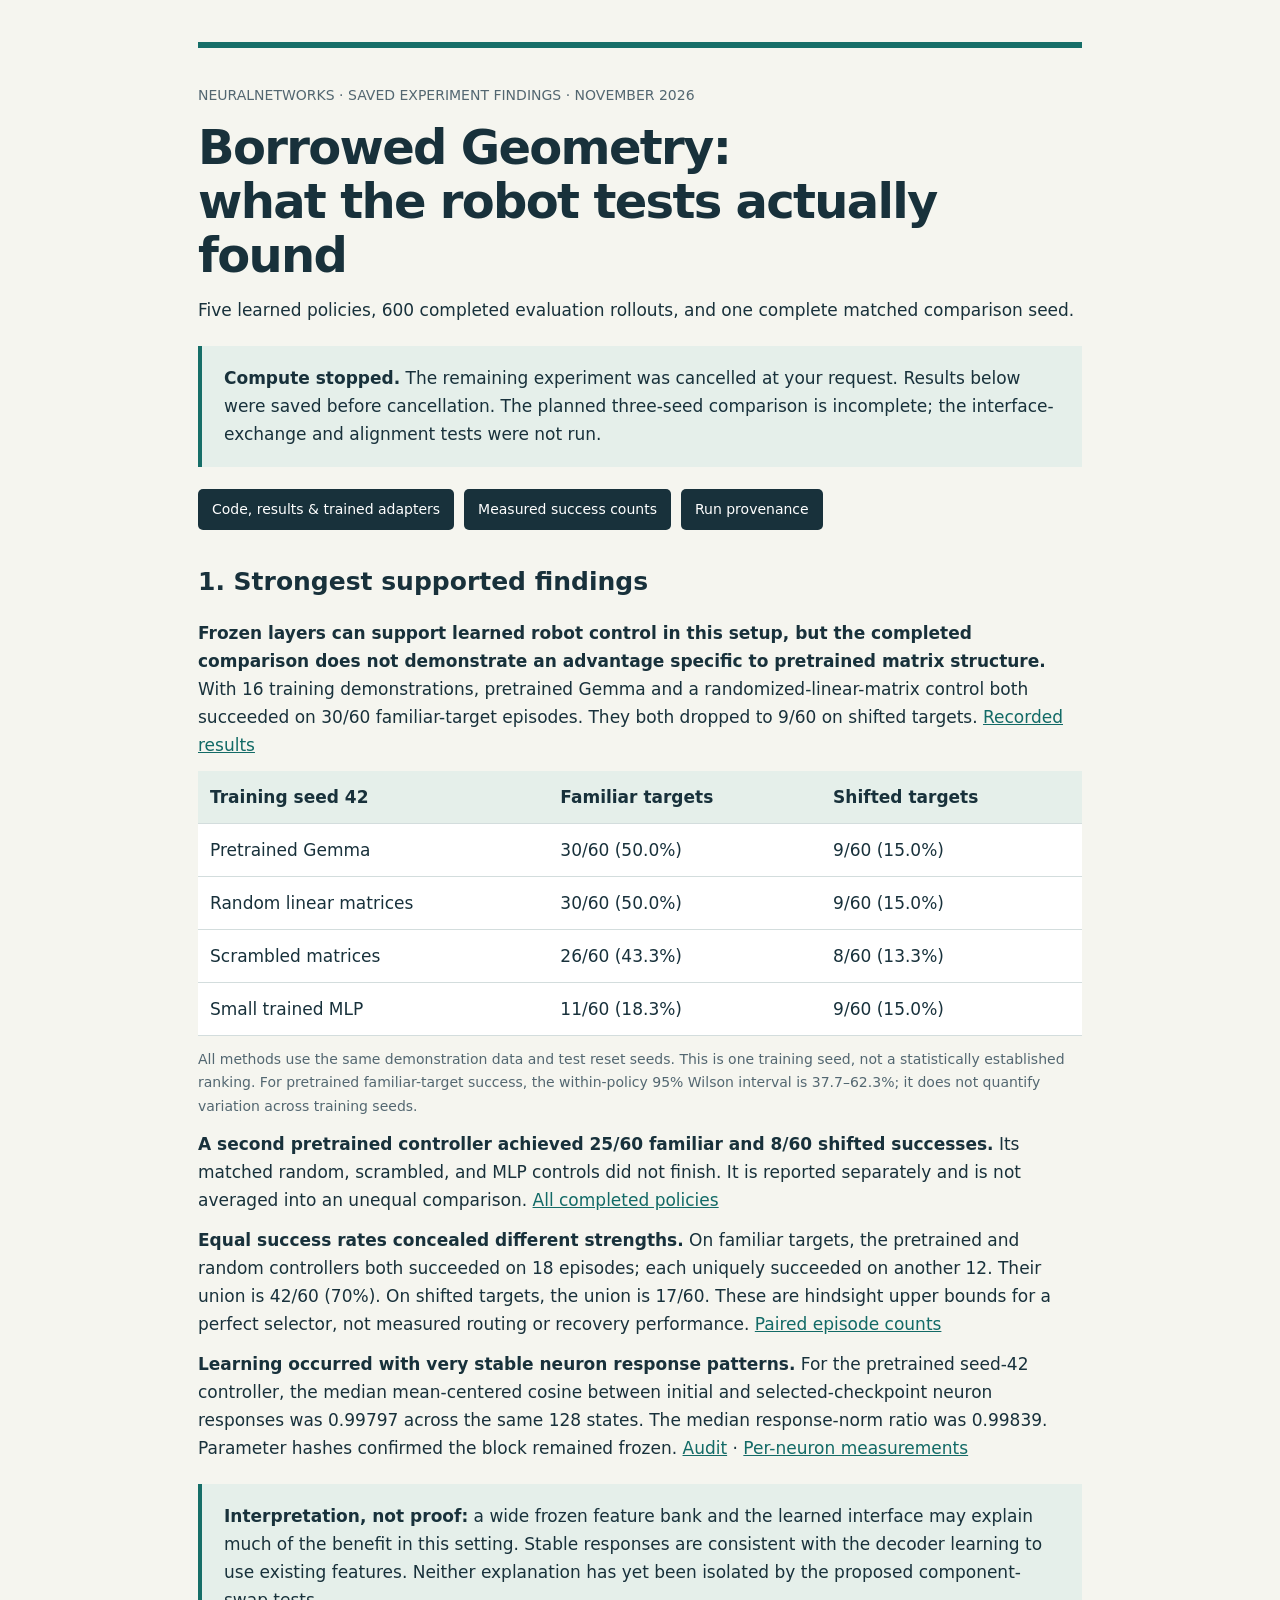
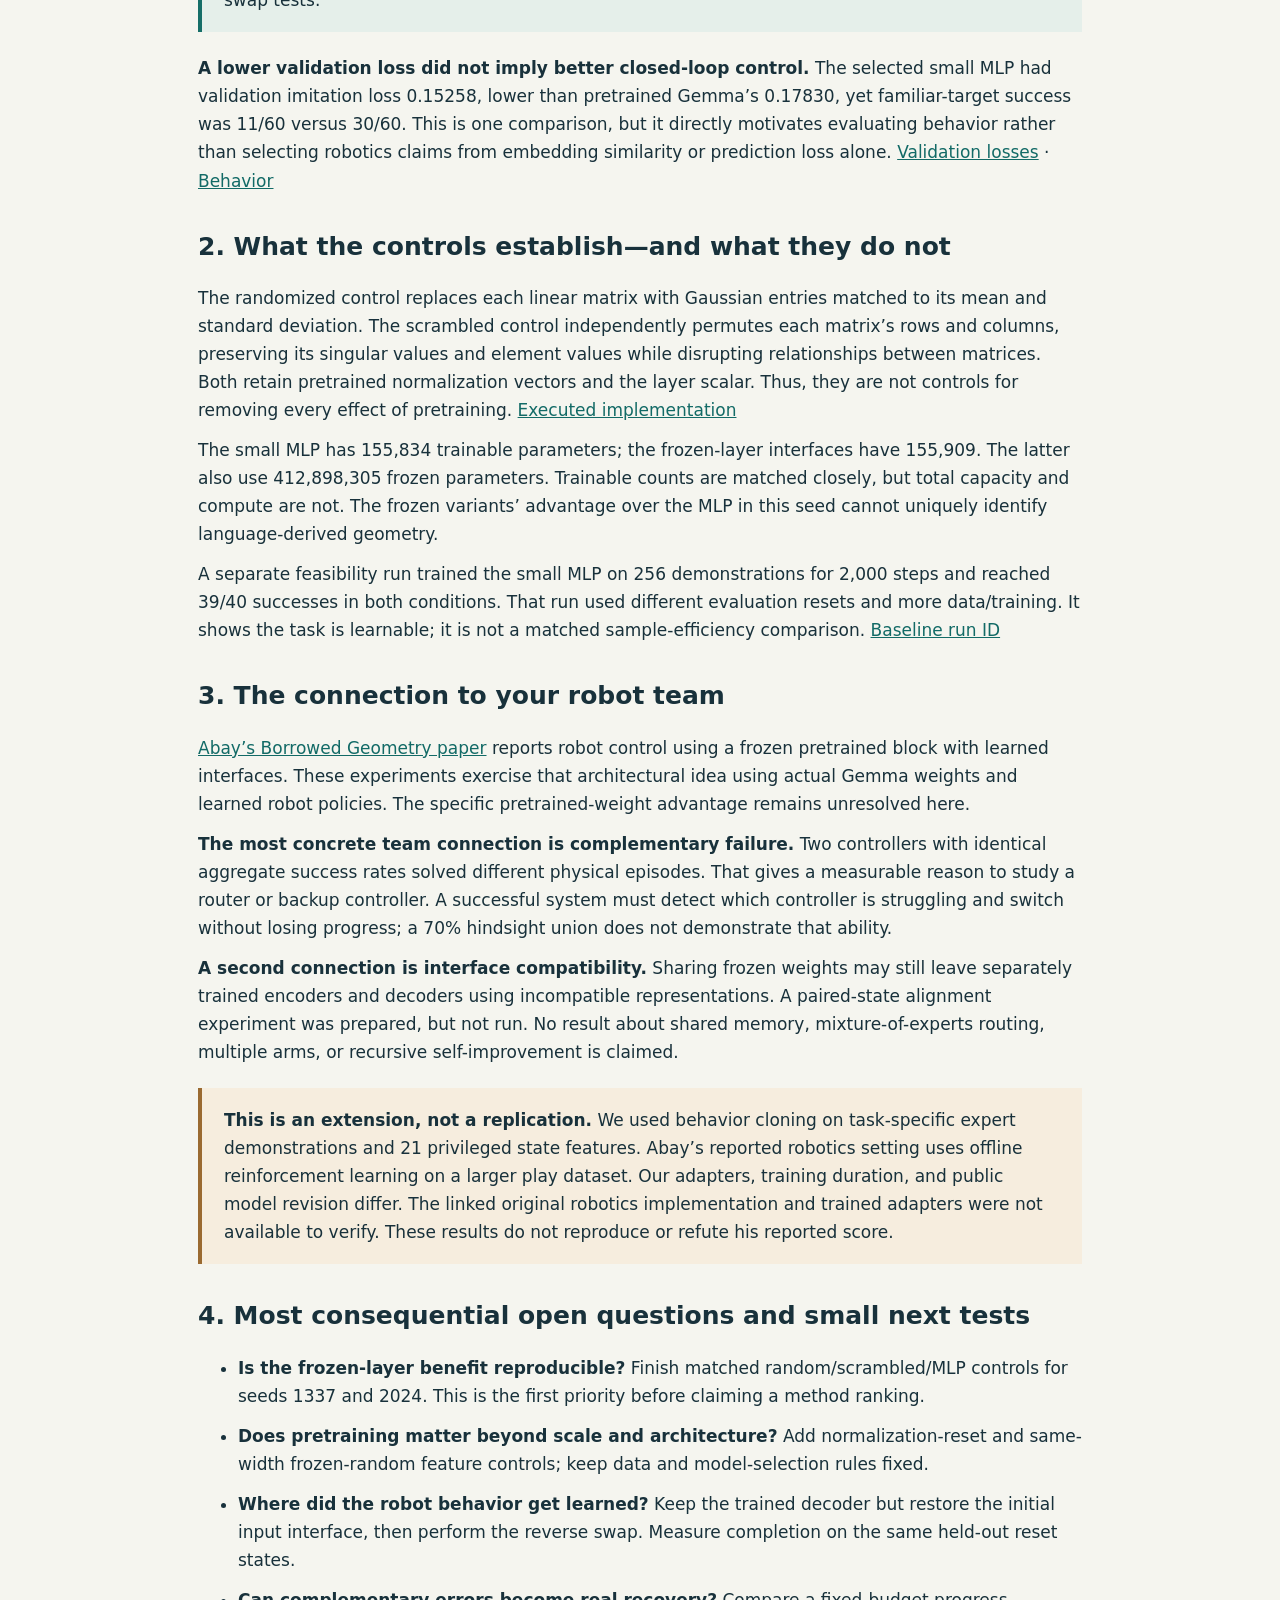
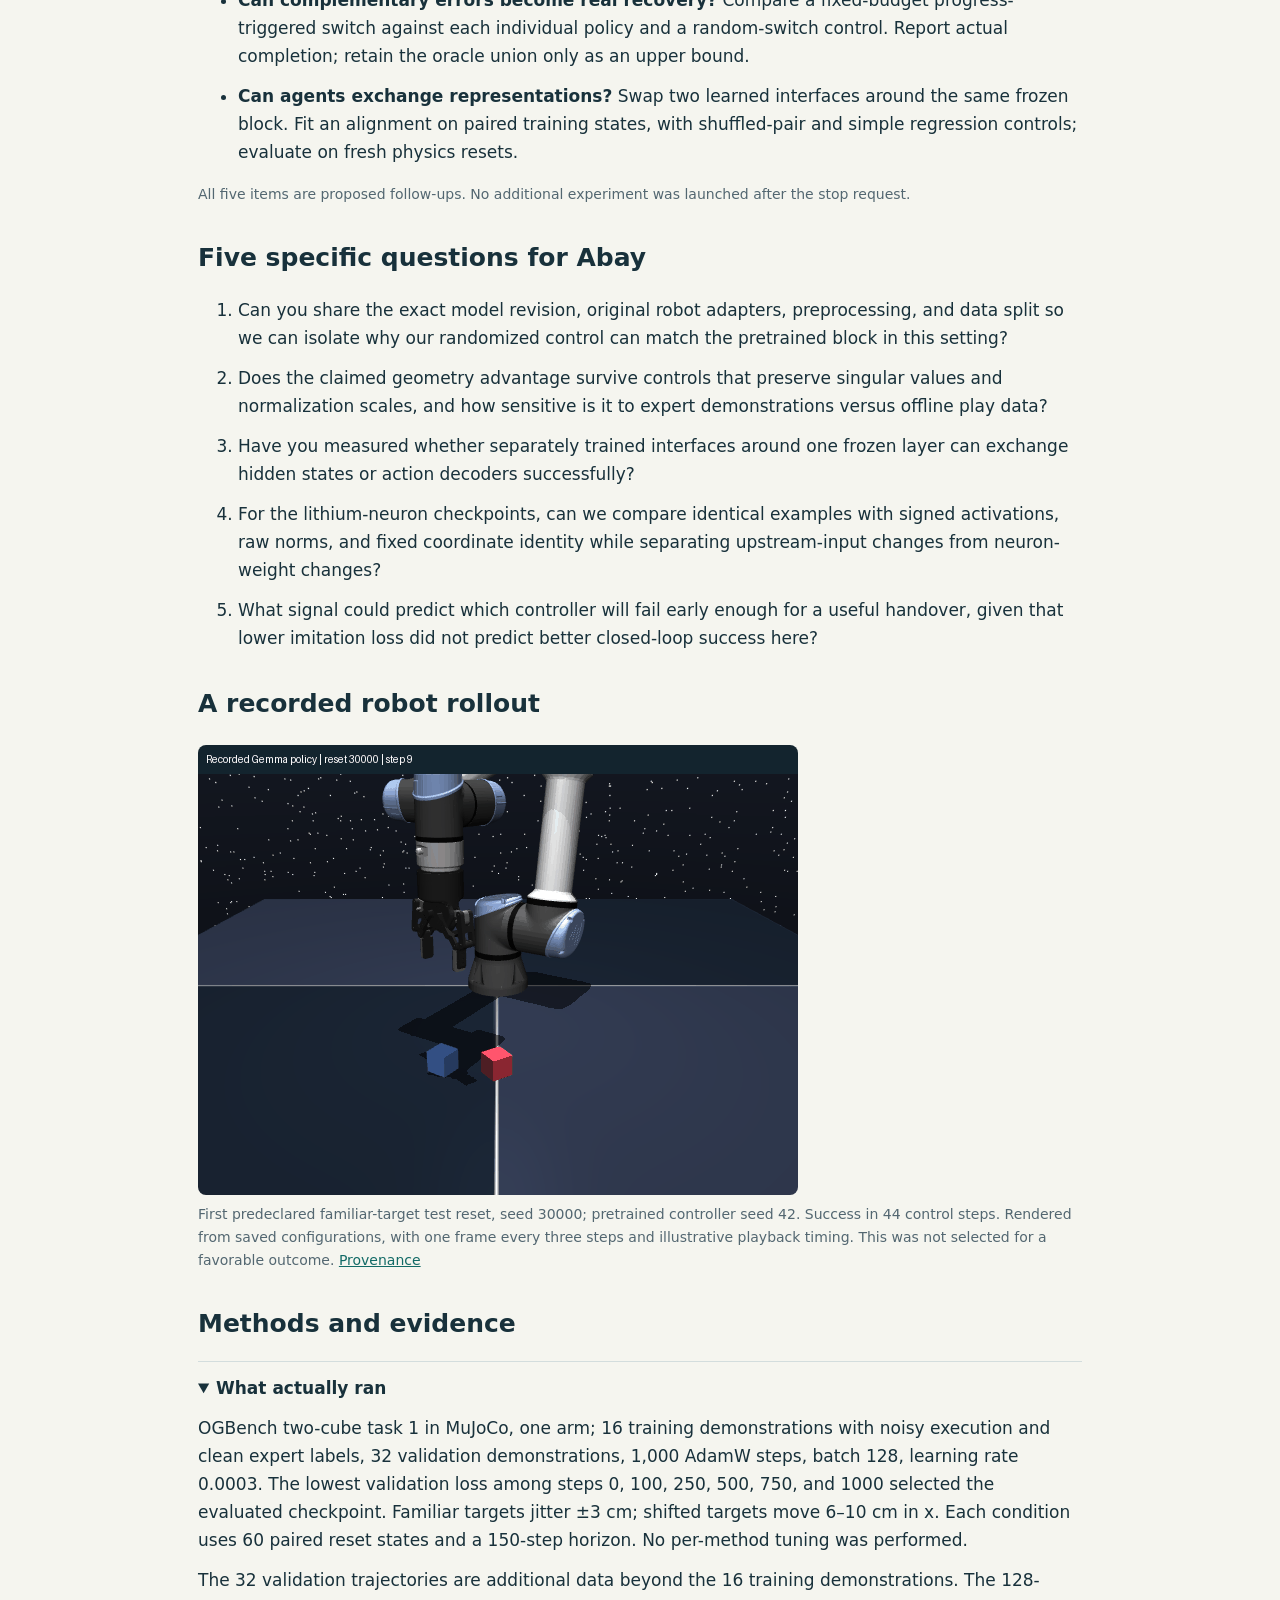
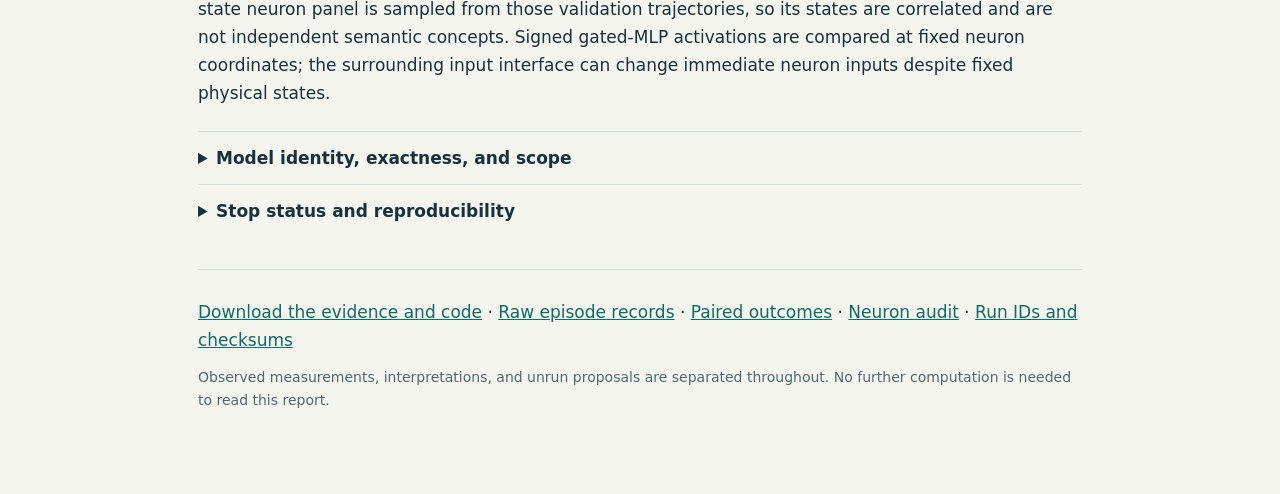
<file: artifacts/abay-review/geometry-transfer/report-first-edition.html>
<!doctype html><html lang="en"><head><meta charset="utf-8"><meta name="viewport" content="width=device-width,initial-scale=1"><title>Borrowed Geometry: saved robot findings</title><style>*{box-sizing:border-box}body{margin:0;background:#f5f5ef;color:#18313b;font:17px/1.65 system-ui,sans-serif}main{max-width:940px;margin:auto;padding:42px 28px 70px}header{border-top:6px solid #166e68;padding-top:24px}h1{font-size:clamp(30px,5vw,48px);line-height:1.12;letter-spacing:-.035em;margin:14px 0}h2{font-size:25px;line-height:1.3;margin-top:36px}h3{font-size:19px}a{color:#126a66}p{margin:12px 0}.small,figcaption{font-size:14px;color:#536771}.note{padding:18px 22px;background:#e5efea;border-left:4px solid #166e68;margin:22px 0}.limit{background:#f6edde;border-color:#9a6a31}.scroll{overflow:auto}table{width:100%;border-collapse:collapse;background:white}th,td{text-align:left;padding:12px;border-bottom:1px solid #d3dddd}th{background:#e5efea}li{margin:12px 0}code{overflow-wrap:anywhere;font-size:13px}.downloads{display:flex;gap:10px;flex-wrap:wrap}.downloads a{background:#18313b;color:white;padding:9px 14px;border-radius:5px;text-decoration:none;font-size:14px}figure{margin:24px 0}img{max-width:100%;height:auto;border-radius:8px}footer{border-top:1px solid #d3dddd;margin-top:32px;padding-top:16px}details{border-top:1px solid #d3dddd;padding:12px 0}summary{font-weight:650;cursor:pointer}</style></head><body><main><header><p class="small">NEURALNETWORKS · SAVED EXPERIMENT FINDINGS · NOVEMBER 2026</p><h1>Borrowed Geometry:<br>what the robot tests actually found</h1><p>Five learned policies, 600 completed evaluation rollouts, and one complete matched comparison seed.</p></header>
<div class="note"><strong>Compute stopped.</strong> The remaining experiment was cancelled at your request. Results below were saved before cancellation. The planned three-seed comparison is incomplete; the interface-exchange and alignment tests were not run.</div>
<div class="downloads"><a href="reproduction.zip">Code, results &amp; trained adapters</a><a href="success-by-seed.csv">Measured success counts</a><a href="provenance.json">Run provenance</a></div>
<h2>1. Strongest supported findings</h2>
<p><strong>Frozen layers can support learned robot control in this setup, but the completed comparison does not demonstrate an advantage specific to pretrained matrix structure.</strong> With 16 training demonstrations, pretrained Gemma and a randomized-linear-matrix control both succeeded on 30/60 familiar-target episodes. They both dropped to 9/60 on shifted targets. <a href="data/geometry-results.json">Recorded results</a></p>
<div class="scroll"><table><thead><tr><th>Training seed 42</th><th>Familiar targets</th><th>Shifted targets</th></tr></thead><tbody><tr><td>Pretrained Gemma</td><td>30/60 (50.0%)</td><td>9/60 (15.0%)</td></tr><tr><td>Random linear matrices</td><td>30/60 (50.0%)</td><td>9/60 (15.0%)</td></tr><tr><td>Scrambled matrices</td><td>26/60 (43.3%)</td><td>8/60 (13.3%)</td></tr><tr><td>Small trained MLP</td><td>11/60 (18.3%)</td><td>9/60 (15.0%)</td></tr></tbody></table></div>
<p class="small">All methods use the same demonstration data and test reset seeds. This is one training seed, not a statistically established ranking. For pretrained familiar-target success, the within-policy 95% Wilson interval is 37.7–62.3%; it does not quantify variation across training seeds.</p>
<p><strong>A second pretrained controller achieved 25/60 familiar and 8/60 shifted successes.</strong> Its matched random, scrambled, and MLP controls did not finish. It is reported separately and is not averaged into an unequal comparison. <a href="success-by-seed.csv">All completed policies</a></p>
<p><strong>Equal success rates concealed different strengths.</strong> On familiar targets, the pretrained and random controllers both succeeded on 18 episodes; each uniquely succeeded on another 12. Their union is 42/60 (70%). On shifted targets, the union is 17/60. These are hindsight upper bounds for a perfect selector, not measured routing or recovery performance. <a href="paired-outcomes.csv">Paired episode counts</a></p>
<p><strong>Learning occurred with very stable neuron response patterns.</strong> For the pretrained seed-42 controller, the median mean-centered cosine between initial and selected-checkpoint neuron responses was 0.99797 across the same 128 states. The median response-norm ratio was 0.99839. Parameter hashes confirmed the block remained frozen. <a href="neuron-audit.json">Audit</a> · <a href="fingerprints-pretrained-s42-neuron-audit.csv">Per-neuron measurements</a></p>
<div class="note"><strong>Interpretation, not proof:</strong> a wide frozen feature bank and the learned interface may explain much of the benefit in this setting. Stable responses are consistent with the decoder learning to use existing features. Neither explanation has yet been isolated by the proposed component-swap tests.</div>
<p><strong>A lower validation loss did not imply better closed-loop control.</strong> The selected small MLP had validation imitation loss 0.15258, lower than pretrained Gemma’s 0.17830, yet familiar-target success was 11/60 versus 30/60. This is one comparison, but it directly motivates evaluating behavior rather than selecting robotics claims from embedding similarity or prediction loss alone. <a href="learning-curves.csv">Validation losses</a> · <a href="success-by-seed.csv">Behavior</a></p>
<h2>2. What the controls establish—and what they do not</h2>
<p>The randomized control replaces each linear matrix with Gaussian entries matched to its mean and standard deviation. The scrambled control independently permutes each matrix’s rows and columns, preserving its singular values and element values while disrupting relationships between matrices. Both retain pretrained normalization vectors and the layer scalar. Thus, they are not controls for removing every effect of pretraining. <a href="source/borrowed_recovery/geometry.py">Executed implementation</a></p>
<p>The small MLP has 155,834 trainable parameters; the frozen-layer interfaces have 155,909. The latter also use 412,898,305 frozen parameters. Trainable counts are matched closely, but total capacity and compute are not. The frozen variants’ advantage over the MLP in this seed cannot uniquely identify language-derived geometry.</p>
<p>A separate feasibility run trained the small MLP on 256 demonstrations for 2,000 steps and reached 39/40 successes in both conditions. That run used different evaluation resets and more data/training. It shows the task is learnable; it is not a matched sample-efficiency comparison. <a href="provenance.json">Baseline run ID</a></p>
<h2>3. The connection to your robot team</h2>
<p><a href="https://arxiv.org/abs/2605.00333">Abay’s Borrowed Geometry paper</a> reports robot control using a frozen pretrained block with learned interfaces. These experiments exercise that architectural idea using actual Gemma weights and learned robot policies. The specific pretrained-weight advantage remains unresolved here.</p>
<p><strong>The most concrete team connection is complementary failure.</strong> Two controllers with identical aggregate success rates solved different physical episodes. That gives a measurable reason to study a router or backup controller. A successful system must detect which controller is struggling and switch without losing progress; a 70% hindsight union does not demonstrate that ability.</p>
<p><strong>A second connection is interface compatibility.</strong> Sharing frozen weights may still leave separately trained encoders and decoders using incompatible representations. A paired-state alignment experiment was prepared, but not run. No result about shared memory, mixture-of-experts routing, multiple arms, or recursive self-improvement is claimed.</p>
<div class="note limit"><strong>This is an extension, not a replication.</strong> We used behavior cloning on task-specific expert demonstrations and 21 privileged state features. Abay’s reported robotics setting uses offline reinforcement learning on a larger play dataset. Our adapters, training duration, and public model revision differ. The linked original robotics implementation and trained adapters were not available to verify. These results do not reproduce or refute his reported score.</div>
<h2>4. Most consequential open questions and small next tests</h2>
<ul><li><strong>Is the frozen-layer benefit reproducible?</strong> Finish matched random/scrambled/MLP controls for seeds 1337 and 2024. This is the first priority before claiming a method ranking.</li><li><strong>Does pretraining matter beyond scale and architecture?</strong> Add normalization-reset and same-width frozen-random feature controls; keep data and model-selection rules fixed.</li><li><strong>Where did the robot behavior get learned?</strong> Keep the trained decoder but restore the initial input interface, then perform the reverse swap. Measure completion on the same held-out reset states.</li><li><strong>Can complementary errors become real recovery?</strong> Compare a fixed-budget progress-triggered switch against each individual policy and a random-switch control. Report actual completion; retain the oracle union only as an upper bound.</li><li><strong>Can agents exchange representations?</strong> Swap two learned interfaces around the same frozen block. Fit an alignment on paired training states, with shuffled-pair and simple regression controls; evaluate on fresh physics resets.</li></ul>
<p class="small">All five items are proposed follow-ups. No additional experiment was launched after the stop request.</p>
<h2>Five specific questions for Abay</h2><ol>
<li>Can you share the exact model revision, original robot adapters, preprocessing, and data split so we can isolate why our randomized control can match the pretrained block in this setting?</li>
<li>Does the claimed geometry advantage survive controls that preserve singular values and normalization scales, and how sensitive is it to expert demonstrations versus offline play data?</li>
<li>Have you measured whether separately trained interfaces around one frozen layer can exchange hidden states or action decoders successfully?</li>
<li>For the lithium-neuron checkpoints, can we compare identical examples with signed activations, raw norms, and fixed coordinate identity while separating upstream-input changes from neuron-weight changes?</li>
<li>What signal could predict which controller will fail early enough for a useful handover, given that lower imitation loss did not predict better closed-loop success here?</li></ol>
<h2>A recorded robot rollout</h2><figure><img src="recorded-gemma-policy.gif" alt="Saved MuJoCo replay of the pretrained Gemma controller moving a cube"><figcaption>First predeclared familiar-target test reset, seed 30000; pretrained controller seed 42. Success in 44 control steps. Rendered from saved configurations, with one frame every three steps and illustrative playback timing. This was not selected for a favorable outcome. <a href="recorded-gemma-provenance.json">Provenance</a></figcaption></figure>
<h2>Methods and evidence</h2><details open><summary>What actually ran</summary><p>OGBench two-cube task 1 in MuJoCo, one arm; 16 training demonstrations with noisy execution and clean expert labels, 32 validation demonstrations, 1,000 AdamW steps, batch 128, learning rate 0.0003. The lowest validation loss among steps 0, 100, 250, 500, 750, and 1000 selected the evaluated checkpoint. Familiar targets jitter ±3 cm; shifted targets move 6–10 cm in x. Each condition uses 60 paired reset states and a 150-step horizon. No per-method tuning was performed.</p><p>The 32 validation trajectories are additional data beyond the 16 training demonstrations. The 128-state neuron panel is sampled from those validation trajectories, so its states are correlated and are not independent semantic concepts. Signed gated-MLP activations are compared at fixed neuron coordinates; the surrounding input interface can change immediate neuron inputs despite fixed physical states.</p></details>
<details><summary>Model identity, exactness, and scope</summary><p><a href="https://huggingface.co/google/gemma-4-31B/tree/5bbc2fb1c1b2c611d06e3d9f23c170ba21659d89">Public Gemma 4 31B revision 5bbc2fb1…</a>, layer 26. The extracted block matched the official Transformers implementation exactly in the logged numerical check. Frozen-parameter hashes were unchanged after each completed frozen-model training run.</p><p>The block receives one token and no KV cache, making attention softmax equal to one. Q/K cannot influence this computation; this is not a test of an attention-copy mechanism. The public model is multimodal. We did not test Abay’s original lithium-neuron model/checkpoints, a real robot, multi-arm coordination, a learned router, collision safety, or recursive self-improvement.</p></details>
<details><summary>Stop status and reproducibility</summary><p>The initial run ended after three complete models. A resumable run completed the MLP seed 42 and pretrained seed 1337 before cancellation at your request. Random seed 1337 training was incomplete and has no reported evaluation. Five trained policy adapters, selected-checkpoint metadata, raw completed episode records, and source are preserved.</p><p>Read <a href="README.txt">README.txt</a> before reproducing anything. The archive excludes the approximately 958 MB frozen layer, which the supplied downloader can retrieve. The prepared interface-exchange script is clearly marked NOT_RUN and is not presented as tested code.</p></details>
<footer><p><a href="reproduction.zip">Download the evidence and code</a> · <a href="data/geometry-episodes.json">Raw episode records</a> · <a href="paired-outcomes.csv">Paired outcomes</a> · <a href="neuron-audit.json">Neuron audit</a> · <a href="provenance.json">Run IDs and checksums</a></p><p class="small">Observed measurements, interpretations, and unrun proposals are separated throughout. No further computation is needed to read this report.</p></footer></main></body></html>
</file>
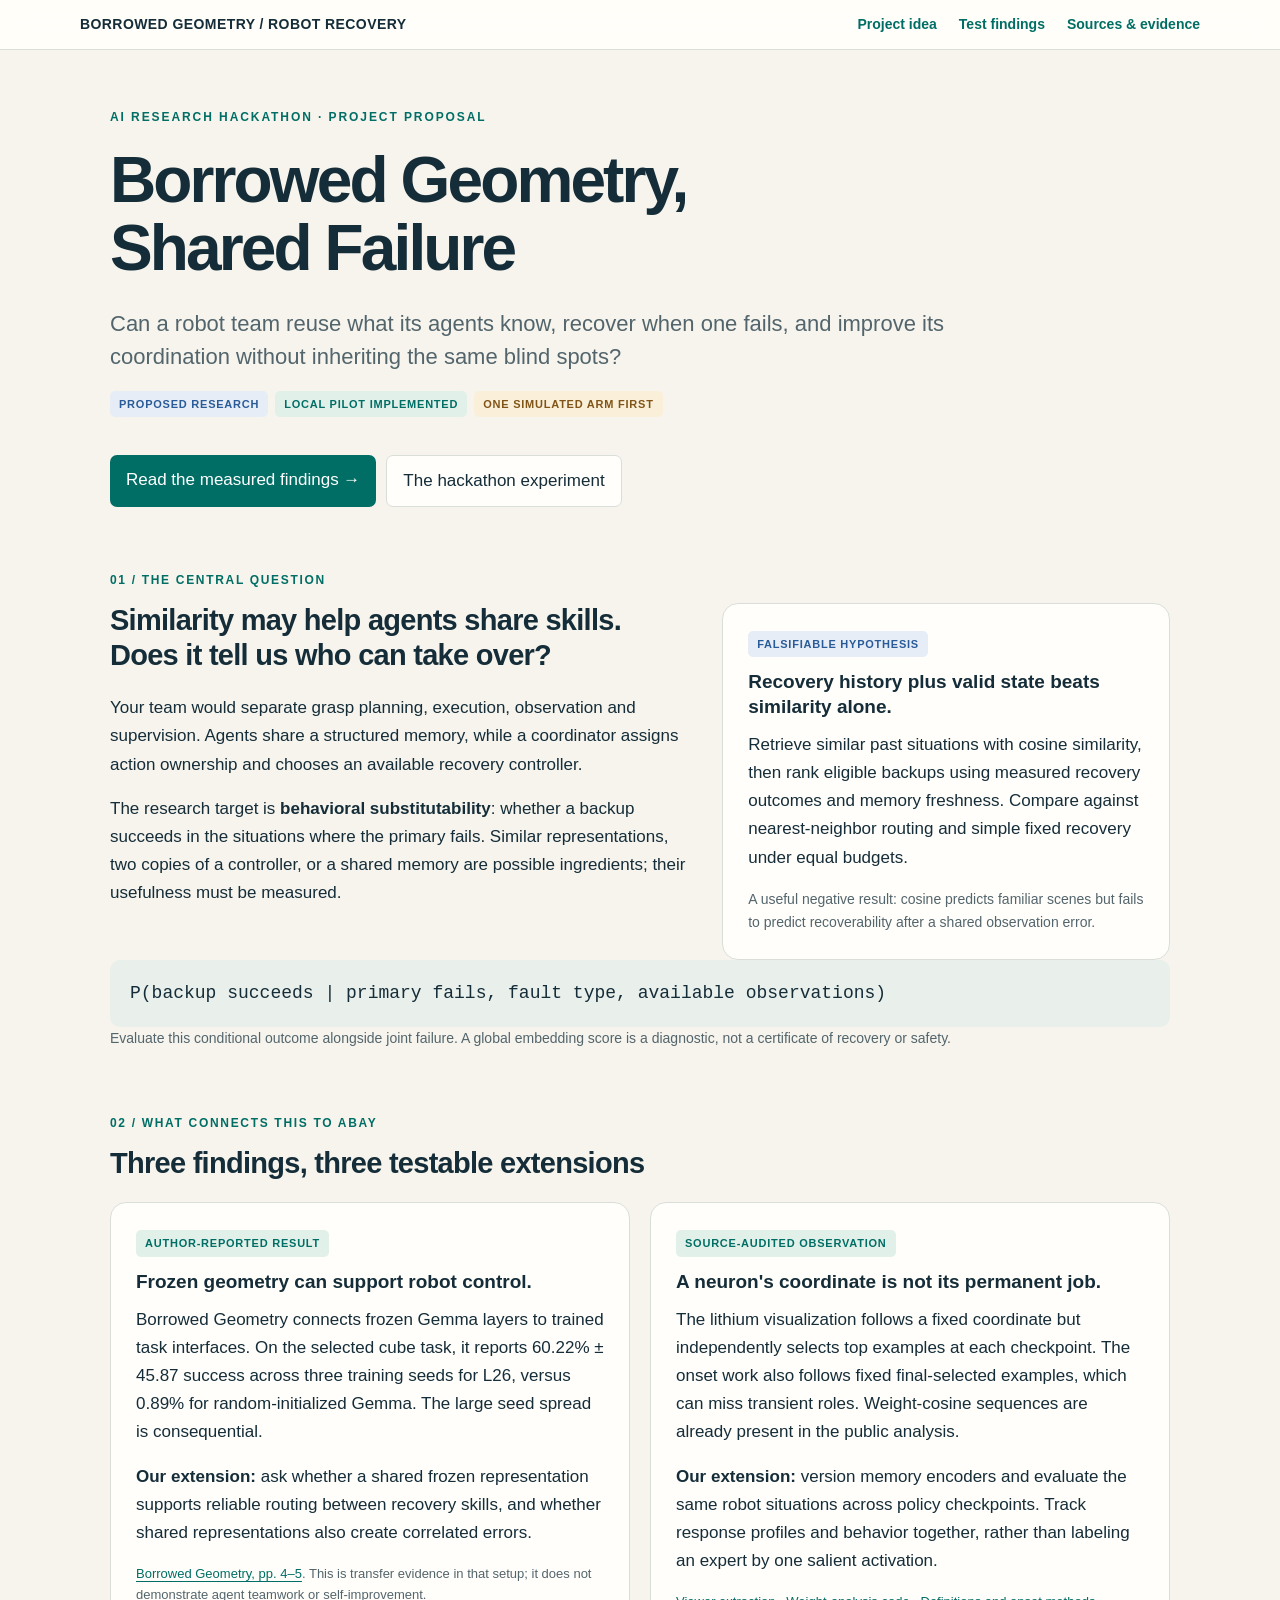
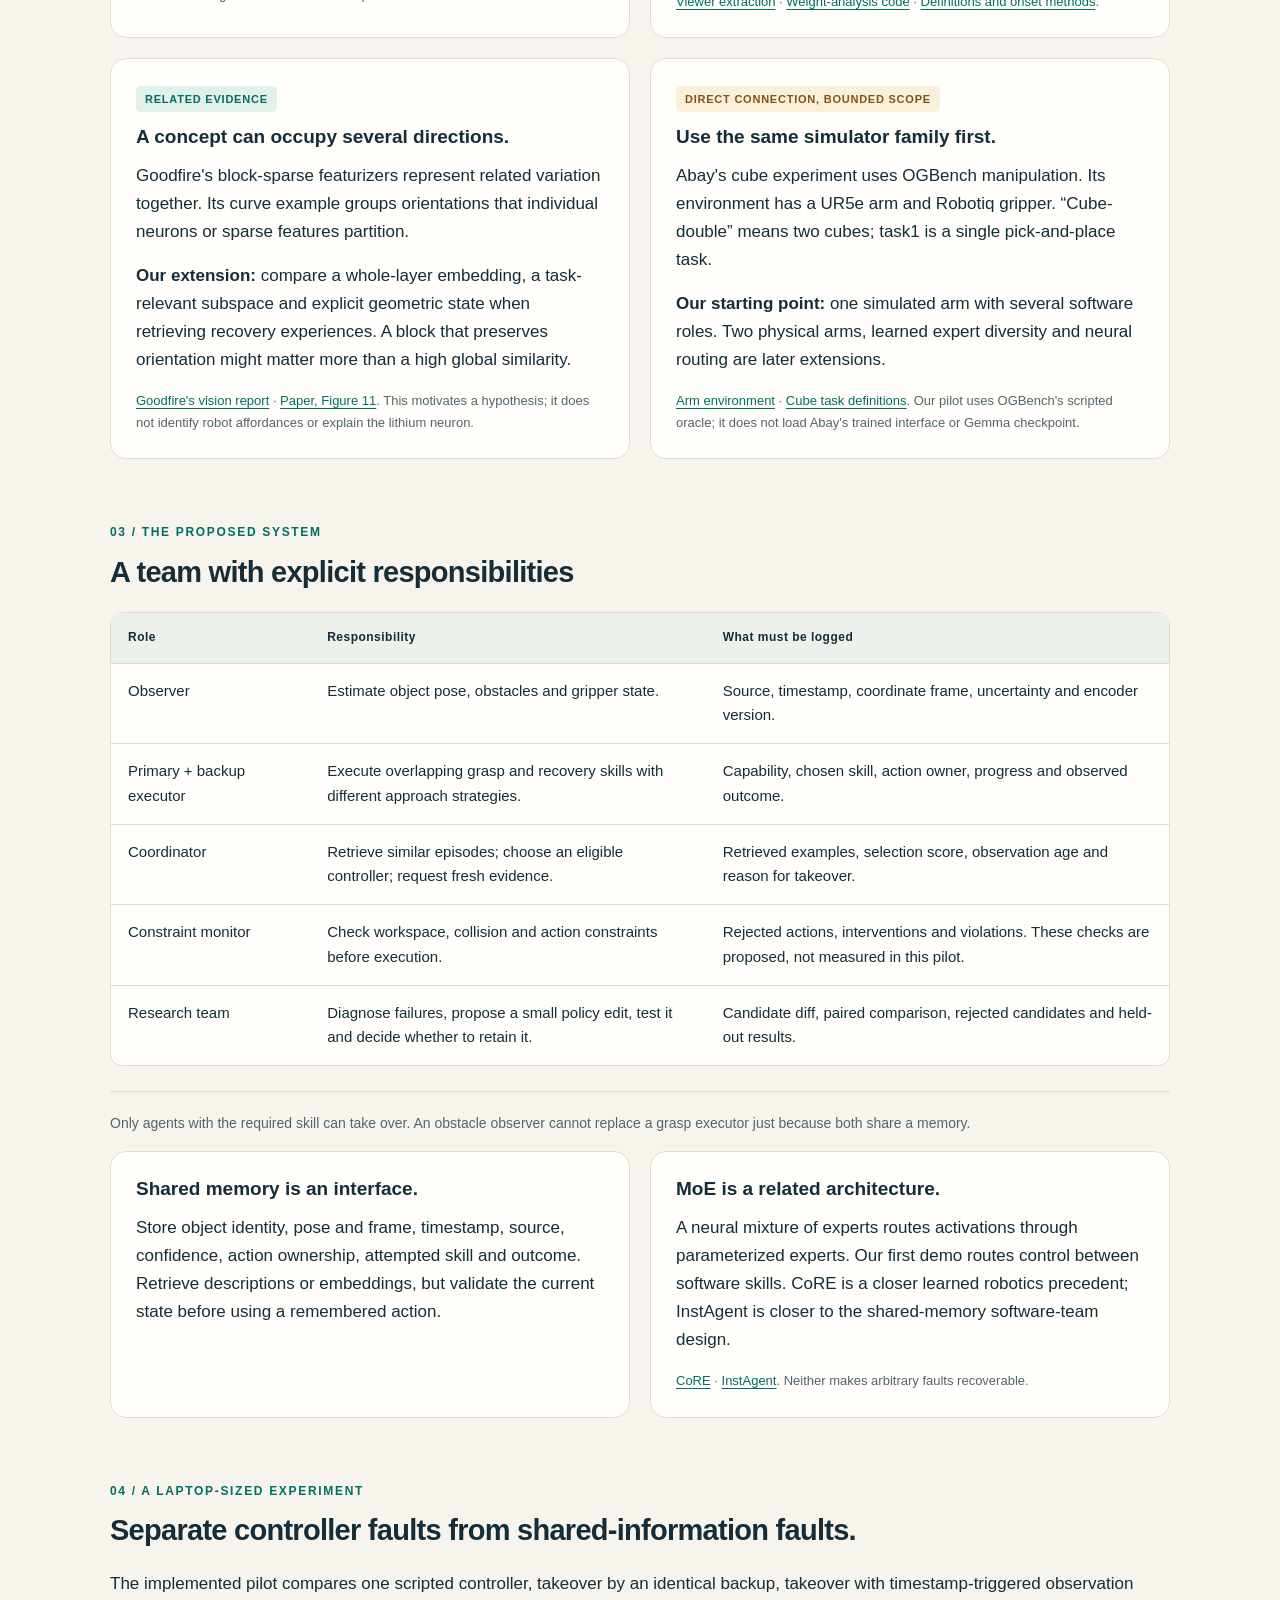
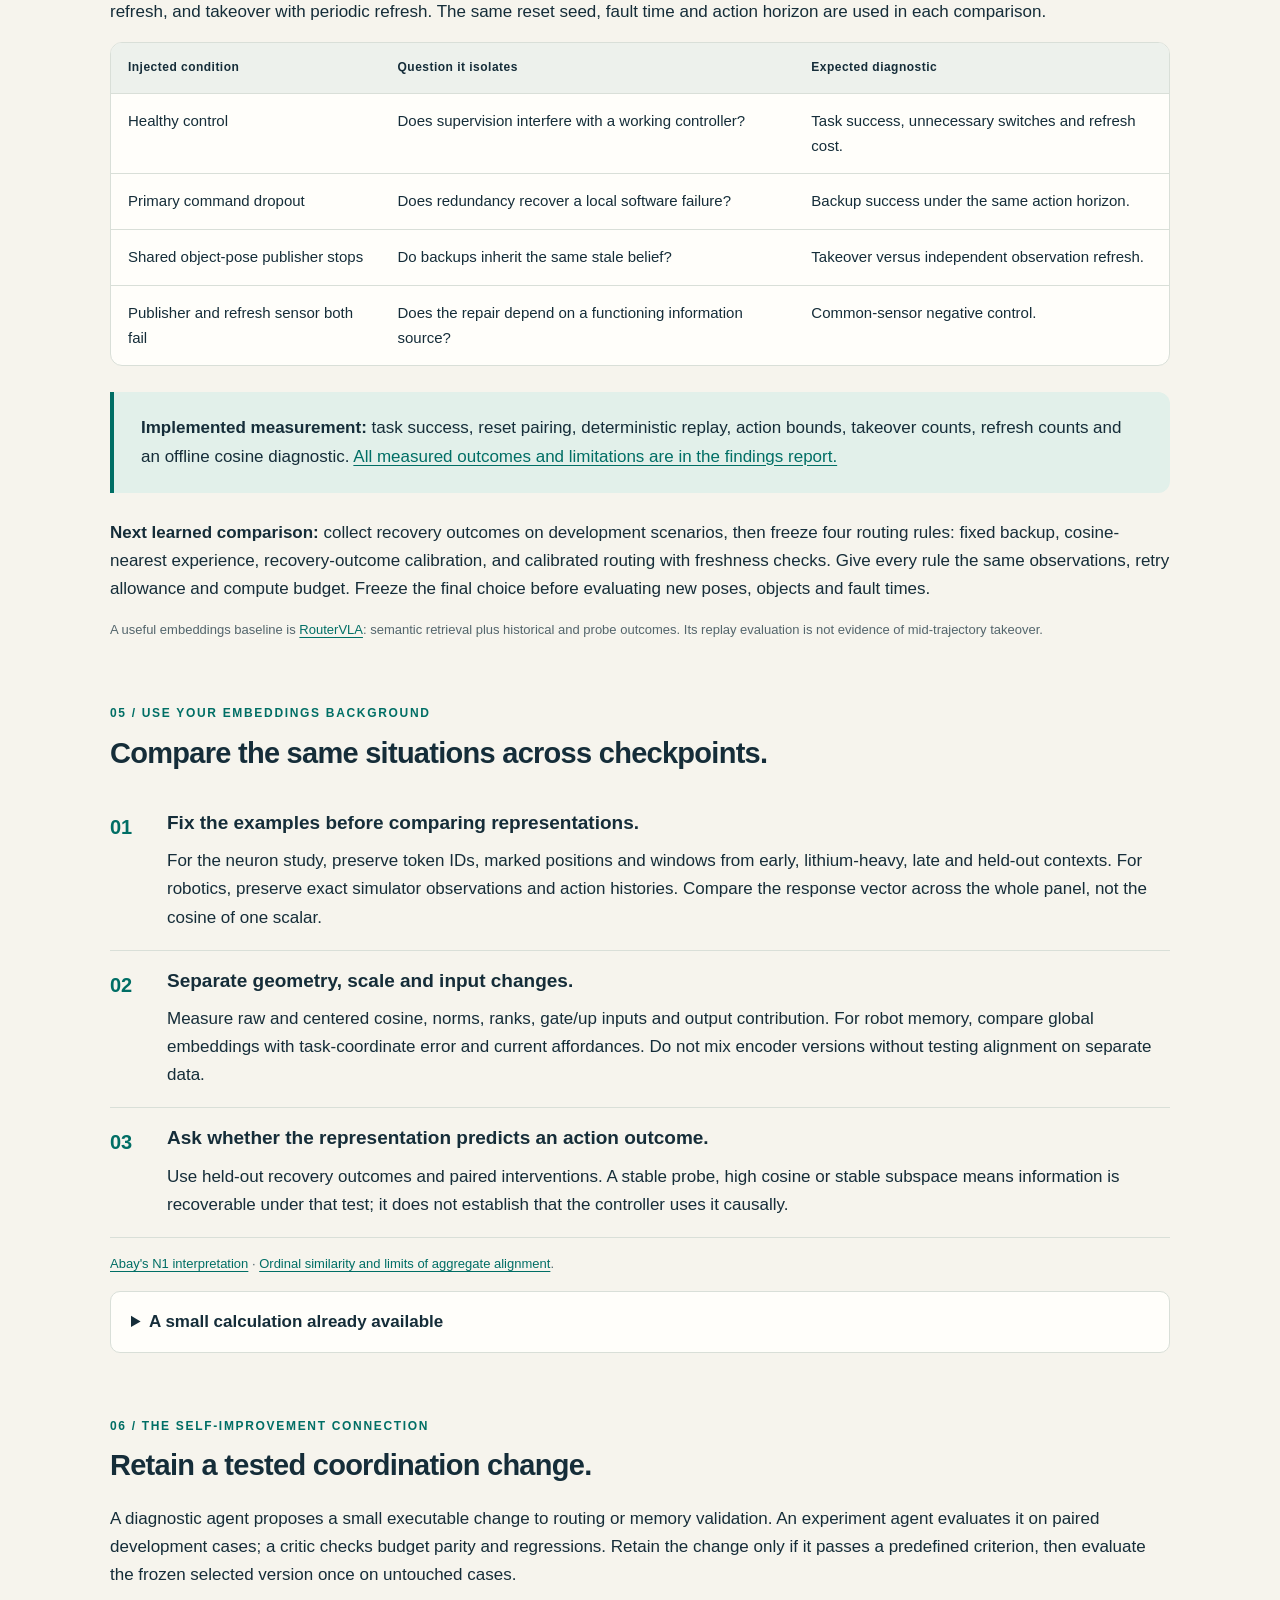
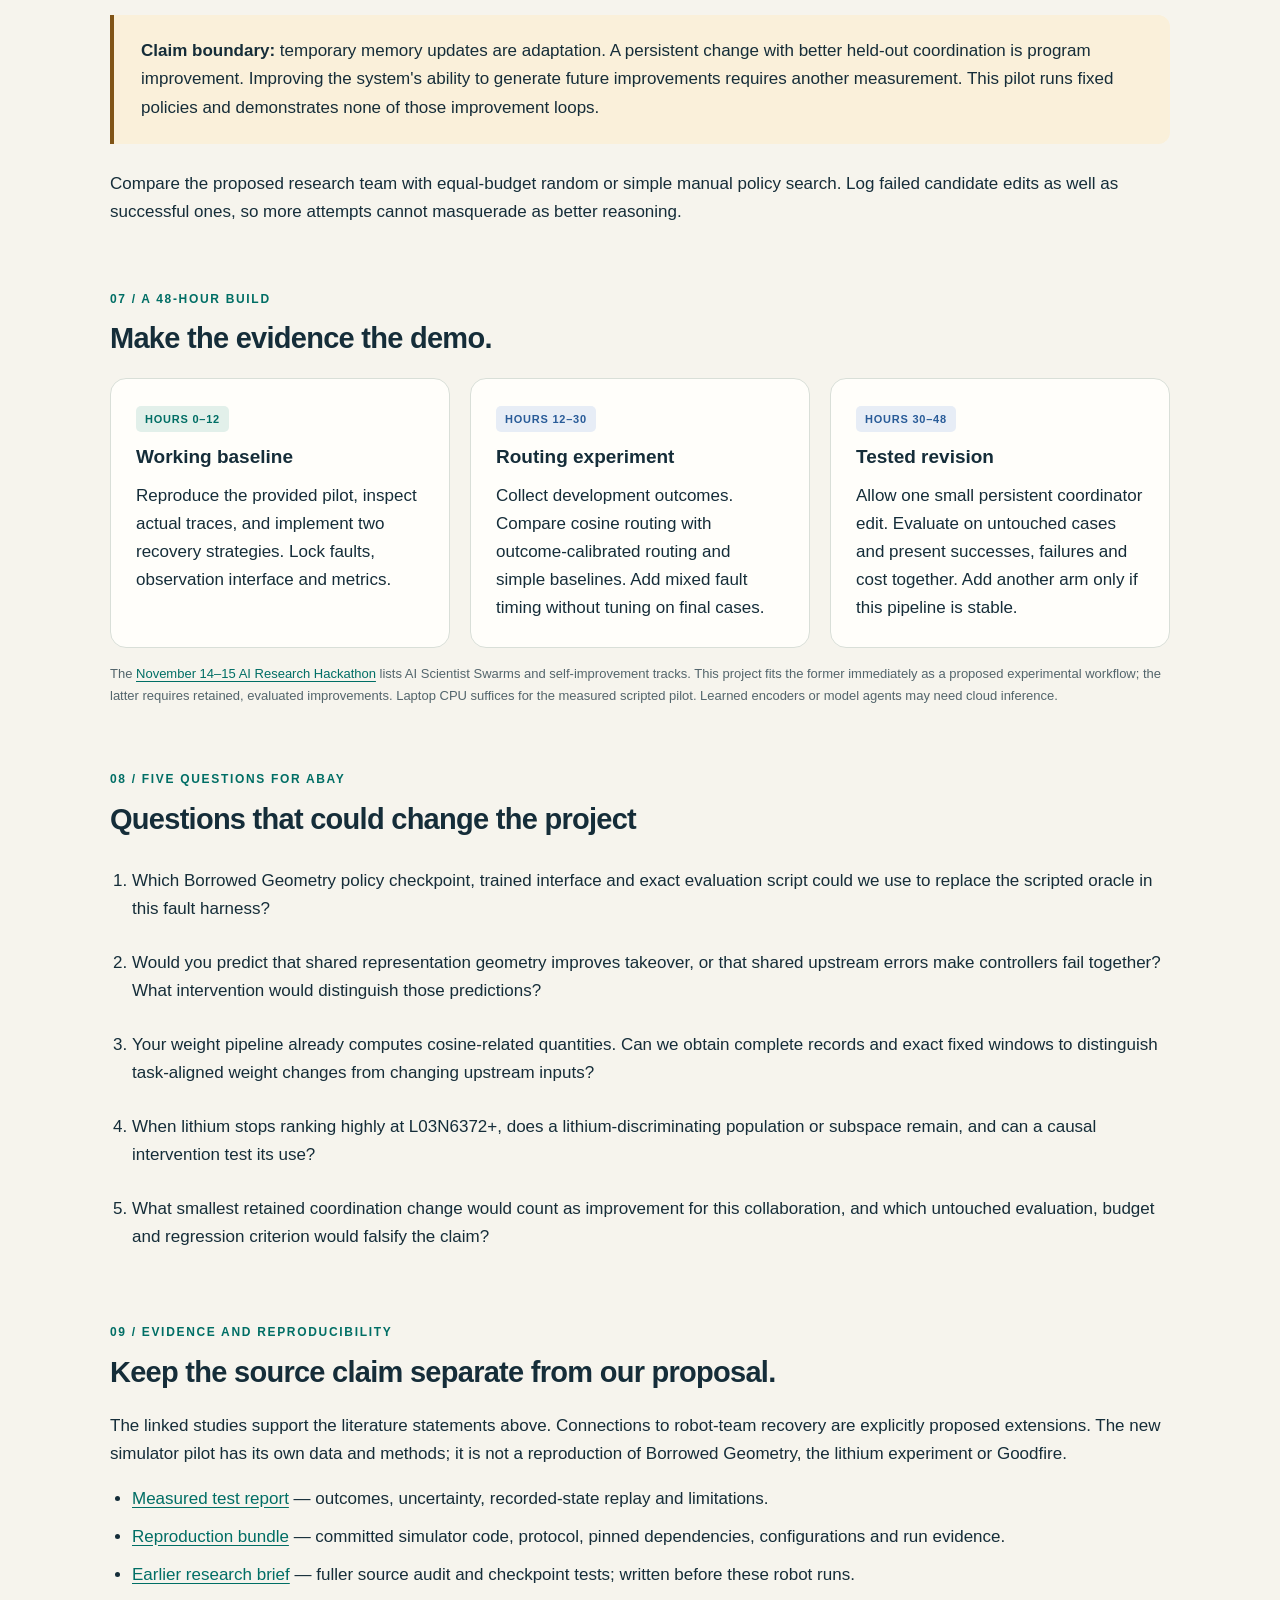
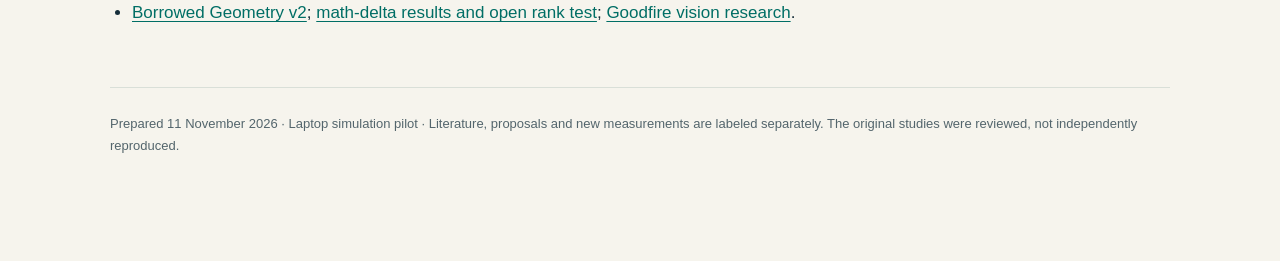
<file: artifacts/abay-review/robot-recovery/project.html>
<!doctype html><html lang="en"><head><meta charset="utf-8"><meta name="viewport" content="width=device-width,initial-scale=1"><meta name="description" content="A research proposal and measured simulation pilot connecting Borrowed Geometry to robot-team recovery."><title>Borrowed Geometry, Shared Failure — project idea</title><style>
:root{--ink:#152d39;--muted:#53656c;--paper:#f6f4ed;--card:#fffefa;--line:#d9dfd8;--teal:#006e65;--light:#e2f0ea;--amber:#805417;--amberbg:#faf0da;--blue:#285b98;--red:#a3483d}
*{box-sizing:border-box}html{scroll-behavior:smooth;scroll-padding-top:85px}body{margin:0;background:var(--paper);color:var(--ink);font:17px/1.65 -apple-system,BlinkMacSystemFont,"Segoe UI",sans-serif}a{color:var(--teal);text-underline-offset:3px}a:hover{color:var(--blue)}a:focus-visible,button:focus-visible,select:focus-visible,input:focus-visible{outline:3px solid #d9a900;outline-offset:4px}nav{position:sticky;top:0;z-index:4;background:#fffefaf2;border-bottom:1px solid var(--line);backdrop-filter:blur(12px)}nav .inner{max-width:1180px;margin:auto;padding:13px 30px;display:flex;gap:22px;align-items:center;flex-wrap:wrap}nav a{font-size:14px;text-decoration:none;font-weight:650}nav .brand{margin-right:auto;color:var(--ink);letter-spacing:.03em}main{max-width:1120px;margin:auto;padding:58px 30px 80px}.eyebrow{font-size:12px;font-weight:750;letter-spacing:.16em;text-transform:uppercase;color:var(--teal)}h1{font-size:clamp(38px,5.6vw,64px);line-height:1.07;letter-spacing:-.045em;max-width:900px;margin:18px 0 24px;font-weight:720}h2{font-size:29px;line-height:1.2;letter-spacing:-.025em;margin:0 0 22px}h3{font-size:19px;line-height:1.3;margin:0 0 12px}p{margin:0 0 16px}.lede{font-size:22px;line-height:1.5;max-width:850px;color:var(--muted)}section{margin-top:64px;scroll-margin-top:80px}.section-number{font-size:12px;letter-spacing:.14em;text-transform:uppercase;font-weight:700;color:var(--teal);margin-bottom:12px}.grid{display:grid;grid-template-columns:repeat(2,minmax(0,1fr));gap:20px}.grid.three{grid-template-columns:repeat(3,minmax(0,1fr))}.card{background:var(--card);border:1px solid var(--line);border-radius:16px;padding:25px;min-width:0}.card p:last-child{margin-bottom:0}.tag{display:inline-block;padding:4px 9px;border-radius:5px;background:var(--light);color:var(--teal);font-size:11px;font-weight:750;letter-spacing:.07em;text-transform:uppercase;margin:0 7px 13px 0}.tag.proposed{background:#e7edf6;color:var(--blue)}.tag.limit{background:var(--amberbg);color:var(--amber)}.callout{border-left:4px solid var(--teal);background:var(--light);padding:22px 27px;border-radius:0 12px 12px 0;margin:26px 0}.callout.amber{border-color:var(--amber);background:var(--amberbg)}.small{font-size:14px;color:var(--muted)}.source{font-size:13px;color:var(--muted);margin-top:15px}.button,button{display:inline-block;background:var(--teal);border:0;border-radius:7px;color:white;padding:11px 16px;text-decoration:none;font:600 14px/1.4 inherit;cursor:pointer}.button:hover,button:hover{background:#00594f;color:white}.button.secondary{background:var(--card);color:var(--ink);border:1px solid var(--line)}.actions{display:flex;gap:10px;flex-wrap:wrap;margin-top:25px}.table-wrap{overflow:auto;border:1px solid var(--line);border-radius:12px;background:var(--card)}table{border-collapse:collapse;width:100%;font-size:15px;text-align:left}th,td{padding:15px 17px;border-bottom:1px solid var(--line);vertical-align:top}th{font-size:12px;letter-spacing:.04em;background:#edf1ec}tr:last-child td{border:0}td strong{white-space:nowrap}.wide-first td:first-child{min-width:180px}li{margin-bottom:10px}ol,ul{padding-left:22px}code{background:#e9ece6;border-radius:4px;padding:2px 5px;font-size:.86em;overflow-wrap:anywhere}.formula{font:18px/1.5 ui-monospace,monospace;padding:20px;background:#e9efea;border-radius:10px;overflow:auto}.big{font-size:42px;font-weight:750;line-height:1.1;letter-spacing:-.04em;margin:8px 0}.kpi-label{font-size:13px;color:var(--muted)}.split{display:grid;grid-template-columns:1.3fr 1fr;gap:30px}.rule{border-top:1px solid var(--line);padding-top:20px;margin-top:25px}.steps{counter-reset:step}.steps .row{display:grid;grid-template-columns:42px 1fr;gap:15px;padding:18px 0;border-bottom:1px solid var(--line)}.steps .row:before{counter-increment:step;content:counter(step,decimal-leading-zero);color:var(--teal);font-size:20px;font-weight:700}.steps .row p{margin:0}iframe.chart{width:100%;height:440px;border:1px solid var(--line);border-radius:14px;background:white}details{border:1px solid var(--line);background:var(--card);padding:16px 20px;border-radius:10px;margin-top:14px}summary{cursor:pointer;font-weight:650}details p{margin-top:14px}footer{border-top:1px solid var(--line);padding:25px 0;margin-top:60px;font-size:13px;color:var(--muted)}.controls{display:flex;gap:14px;flex-wrap:wrap;align-items:end;margin-bottom:20px}label{font-size:13px;font-weight:650}select{display:block;margin-top:6px;max-width:100%;padding:9px;border:1px solid var(--line);border-radius:6px;background:white;font:14px inherit}.replay-grid{display:grid;grid-template-columns:minmax(0,1.5fr) minmax(220px,1fr);gap:20px}.replay-grid svg{width:100%;height:auto;background:#f2f5f0;border:1px solid var(--line);border-radius:10px}input[type=range]{width:100%;accent-color:var(--teal)}.legend{display:flex;gap:20px;flex-wrap:wrap;font-size:13px}.legend i{display:inline-block;width:12px;height:12px;border-radius:50%;margin-right:5px}.statline{display:flex;justify-content:space-between;gap:16px;border-bottom:1px solid var(--line);padding:9px 0;font-size:14px}.source-list li{overflow-wrap:anywhere}.questions li{padding:8px 0}.nowrap{white-space:nowrap}@media(max-width:750px){main{padding:34px 19px 55px}nav .inner{padding:12px 19px;gap:14px}nav .brand{width:100%}.grid,.grid.three,.split,.replay-grid{grid-template-columns:1fr}section{margin-top:42px}.lede{font-size:19px}.card{padding:20px}th,td{padding:12px}iframe.chart{height:520px}h2{font-size:25px}}@media print{nav,.actions,.controls,button,input{display:none!important}body{background:white;font-size:11pt}main{padding:0;max-width:none}h1{font-size:34pt}h2{font-size:20pt}section{margin-top:28px}.card,.callout{break-inside:avoid}a{color:inherit}iframe{display:none}footer{font-size:9pt}.grid{gap:12px}}
</style></head><body><nav aria-label="Main navigation"><div class="inner"><a class="brand" href="project.html">BORROWED GEOMETRY / ROBOT RECOVERY</a><a href="project.html" aria-current="page">Project idea</a><a href="findings.html" >Test findings</a><a href="#sources">Sources & evidence</a></div></nav><main>
<header><div class="eyebrow">AI Research Hackathon · Project proposal</div><h1>Borrowed Geometry,<br>Shared Failure</h1><p class="lede">Can a robot team reuse what its agents know, recover when one fails, and improve its coordination without inheriting the same blind spots?</p><div><span class="tag proposed">Proposed research</span><span class="tag">Local pilot implemented</span><span class="tag limit">One simulated arm first</span></div><div class="actions"><a class="button" href="findings.html">Read the measured findings →</a><a class="button secondary" href="#experiment">The hackathon experiment</a></div></header>

<section id="idea"><div class="section-number">01 / The central question</div><div class="split"><div><h2>Similarity may help agents share skills. Does it tell us who can take over?</h2><p>Your team would separate grasp planning, execution, observation and supervision. Agents share a structured memory, while a coordinator assigns action ownership and chooses an available recovery controller.</p><p>The research target is <strong>behavioral substitutability</strong>: whether a backup succeeds in the situations where the primary fails. Similar representations, two copies of a controller, or a shared memory are possible ingredients; their usefulness must be measured.</p></div><div class="card"><span class="tag proposed">Falsifiable hypothesis</span><h3>Recovery history plus valid state beats similarity alone.</h3><p>Retrieve similar past situations with cosine similarity, then rank eligible backups using measured recovery outcomes and memory freshness. Compare against nearest-neighbor routing and simple fixed recovery under equal budgets.</p><p class="small">A useful negative result: cosine predicts familiar scenes but fails to predict recoverability after a shared observation error.</p></div></div><div class="formula">P(backup succeeds | primary fails, fault type, available observations)</div><p class="small">Evaluate this conditional outcome alongside joint failure. A global embedding score is a diagnostic, not a certificate of recovery or safety.</p></section>

<section id="connection"><div class="section-number">02 / What connects this to Abay</div><h2>Three findings, three testable extensions</h2><div class="grid">
<article class="card"><span class="tag">Author-reported result</span><h3>Frozen geometry can support robot control.</h3><p>Borrowed Geometry connects frozen Gemma layers to trained task interfaces. On the selected cube task, it reports 60.22% ± 45.87 success across three training seeds for L26, versus 0.89% for random-initialized Gemma. The large seed spread is consequential.</p><p><strong>Our extension:</strong> ask whether a shared frozen representation supports reliable routing between recovery skills, and whether shared representations also create correlated errors.</p><p class="source"><a href="https://www.alphaxiv.org/pdf/2605.00333v2?page=4">Borrowed Geometry, pp. 4–5</a>. This is transfer evidence in that setup; it does not demonstrate agent teamwork or self-improvement.</p></article>
<article class="card"><span class="tag">Source-audited observation</span><h3>A neuron's coordinate is not its permanent job.</h3><p>The lithium visualization follows a fixed coordinate but independently selects top examples at each checkpoint. The onset work also follows fixed final-selected examples, which can miss transient roles. Weight-cosine sequences are already present in the public analysis.</p><p><strong>Our extension:</strong> version memory encoders and evaluate the same robot situations across policy checkpoints. Track response profiles and behavior together, rather than labeling an expert by one salient activation.</p><p class="source"><a href="https://github.com/abaybektursun/already-clean-audit/blob/de979b861f26a4235e38d0a605952d8d94d6a8e9/studies/already-clean/walkthrough/neuron_across_training/extract.py">Viewer extraction</a> · <a href="https://github.com/abaybektursun/already-clean-audit/blob/de979b861f26a4235e38d0a605952d8d94d6a8e9/infra/aws_pg/jobs/n1_weights.py">Weight-analysis code</a> · <a href="https://abaybektursun.github.io/already-clean-audit/#words">Definitions and onset methods</a>.</p></article>
<article class="card"><span class="tag">Related evidence</span><h3>A concept can occupy several directions.</h3><p>Goodfire's block-sparse featurizers represent related variation together. Its curve example groups orientations that individual neurons or sparse features partition.</p><p><strong>Our extension:</strong> compare a whole-layer embedding, a task-relevant subspace and explicit geometric state when retrieving recovery experiences. A block that preserves orientation might matter more than a high global similarity.</p><p class="source"><a href="https://www.goodfire.com/research/bsf-vision">Goodfire's vision report</a> · <a href="https://www.alphaxiv.org/pdf/2606.25234?page=12">Paper, Figure 11</a>. This motivates a hypothesis; it does not identify robot affordances or explain the lithium neuron.</p></article>
<article class="card"><span class="tag limit">Direct connection, bounded scope</span><h3>Use the same simulator family first.</h3><p>Abay's cube experiment uses OGBench manipulation. Its environment has a UR5e arm and Robotiq gripper. “Cube-double” means two cubes; task1 is a single pick-and-place task.</p><p><strong>Our starting point:</strong> one simulated arm with several software roles. Two physical arms, learned expert diversity and neural routing are later extensions.</p><p class="source"><a href="https://github.com/seohongpark/ogbench/blob/master/ogbench/manipspace/envs/manipspace_env.py">Arm environment</a> · <a href="https://github.com/seohongpark/ogbench/blob/master/ogbench/manipspace/envs/cube_env.py">Cube task definitions</a>. Our pilot uses OGBench's scripted oracle; it does not load Abay's trained interface or Gemma checkpoint.</p></article></div></section>

<section id="system"><div class="section-number">03 / The proposed system</div><h2>A team with explicit responsibilities</h2><div class="table-wrap"><table class="wide-first"><thead><tr><th>Role</th><th>Responsibility</th><th>What must be logged</th></tr></thead><tbody><tr><td>Observer</td><td>Estimate object pose, obstacles and gripper state.</td><td>Source, timestamp, coordinate frame, uncertainty and encoder version.</td></tr><tr><td>Primary + backup executor</td><td>Execute overlapping grasp and recovery skills with different approach strategies.</td><td>Capability, chosen skill, action owner, progress and observed outcome.</td></tr><tr><td>Coordinator</td><td>Retrieve similar episodes; choose an eligible controller; request fresh evidence.</td><td>Retrieved examples, selection score, observation age and reason for takeover.</td></tr><tr><td>Constraint monitor</td><td>Check workspace, collision and action constraints before execution.</td><td>Rejected actions, interventions and violations. These checks are proposed, not measured in this pilot.</td></tr><tr><td>Research team</td><td>Diagnose failures, propose a small policy edit, test it and decide whether to retain it.</td><td>Candidate diff, paired comparison, rejected candidates and held-out results.</td></tr></tbody></table></div><p class="small rule">Only agents with the required skill can take over. An obstacle observer cannot replace a grasp executor just because both share a memory.</p><div class="grid"><div class="card"><h3>Shared memory is an interface.</h3><p>Store object identity, pose and frame, timestamp, source, confidence, action ownership, attempted skill and outcome. Retrieve descriptions or embeddings, but validate the current state before using a remembered action.</p></div><div class="card"><h3>MoE is a related architecture.</h3><p>A neural mixture of experts routes activations through parameterized experts. Our first demo routes control between software skills. CoRE is a closer learned robotics precedent; InstAgent is closer to the shared-memory software-team design.</p><p class="source"><a href="https://www.alphaxiv.org/pdf/2610.07752">CoRE</a> · <a href="https://www.alphaxiv.org/pdf/2610.23098">InstAgent</a>. Neither makes arbitrary faults recoverable.</p></div></div></section>

<section id="experiment"><div class="section-number">04 / A laptop-sized experiment</div><h2>Separate controller faults from shared-information faults.</h2><p>The implemented pilot compares one scripted controller, takeover by an identical backup, takeover with timestamp-triggered observation refresh, and takeover with periodic refresh. The same reset seed, fault time and action horizon are used in each comparison.</p><div class="table-wrap"><table><thead><tr><th>Injected condition</th><th>Question it isolates</th><th>Expected diagnostic</th></tr></thead><tbody><tr><td>Healthy control</td><td>Does supervision interfere with a working controller?</td><td>Task success, unnecessary switches and refresh cost.</td></tr><tr><td>Primary command dropout</td><td>Does redundancy recover a local software failure?</td><td>Backup success under the same action horizon.</td></tr><tr><td>Shared object-pose publisher stops</td><td>Do backups inherit the same stale belief?</td><td>Takeover versus independent observation refresh.</td></tr><tr><td>Publisher and refresh sensor both fail</td><td>Does the repair depend on a functioning information source?</td><td>Common-sensor negative control.</td></tr></tbody></table></div><div class="callout"><strong>Implemented measurement:</strong> task success, reset pairing, deterministic replay, action bounds, takeover counts, refresh counts and an offline cosine diagnostic. <a href="findings.html">All measured outcomes and limitations are in the findings report.</a></div><p><strong>Next learned comparison:</strong> collect recovery outcomes on development scenarios, then freeze four routing rules: fixed backup, cosine-nearest experience, recovery-outcome calibration, and calibrated routing with freshness checks. Give every rule the same observations, retry allowance and compute budget. Freeze the final choice before evaluating new poses, objects and fault times.</p><p class="source">A useful embeddings baseline is <a href="https://www.alphaxiv.org/pdf/2606.27355v2">RouterVLA</a>: semantic retrieval plus historical and probe outcomes. Its replay evaluation is not evidence of mid-trajectory takeover.</p></section>

<section id="checkpoint"><div class="section-number">05 / Use your embeddings background</div><h2>Compare the same situations across checkpoints.</h2><div class="steps"><div class="row"><div><h3>Fix the examples before comparing representations.</h3><p>For the neuron study, preserve token IDs, marked positions and windows from early, lithium-heavy, late and held-out contexts. For robotics, preserve exact simulator observations and action histories. Compare the response vector across the whole panel, not the cosine of one scalar.</p></div></div><div class="row"><div><h3>Separate geometry, scale and input changes.</h3><p>Measure raw and centered cosine, norms, ranks, gate/up inputs and output contribution. For robot memory, compare global embeddings with task-coordinate error and current affordances. Do not mix encoder versions without testing alignment on separate data.</p></div></div><div class="row"><div><h3>Ask whether the representation predicts an action outcome.</h3><p>Use held-out recovery outcomes and paired interventions. A stable probe, high cosine or stable subspace means information is recoverable under that test; it does not establish that the controller uses it causally.</p></div></div></div><p class="source"><a href="https://github.com/abaybektursun/already-clean-audit/blob/de979b861f26a4235e38d0a605952d8d94d6a8e9/studies/next/n1/READ_head.md">Abay's N1 interpretation</a> · <a href="https://www.alphaxiv.org/pdf/2606.16379">Ordinal similarity and limits of aggregate alignment</a>.</p><details><summary>A small calculation already available</summary><p>The earlier review computed cosine 0.990910 across four published, fixed examples of L10N9794+ between steps 180,000 and 320,000. The percentile rule still marked an onset. This is the access/CRUD cluster, not lithium; four selected, rounded, positive-clipped examples cannot establish global stability.</p><p><a href="../checkpoint_cosine_demo.json">Exact calculation</a> · <a href="../checkpoint_cosine_demo.py">Reproduction script</a> · <a href="https://github.com/abaybektursun/already-clean-audit/blob/de979b861f26a4235e38d0a605952d8d94d6a8e9/studies/already-clean/walkthrough/m05/data.js">Published input source</a>. The new robot tests are separate.</p></details></section>

<section id="improvement"><div class="section-number">06 / The self-improvement connection</div><h2>Retain a tested coordination change.</h2><p>A diagnostic agent proposes a small executable change to routing or memory validation. An experiment agent evaluates it on paired development cases; a critic checks budget parity and regressions. Retain the change only if it passes a predefined criterion, then evaluate the frozen selected version once on untouched cases.</p><div class="callout amber"><strong>Claim boundary:</strong> temporary memory updates are adaptation. A persistent change with better held-out coordination is program improvement. Improving the system's ability to generate future improvements requires another measurement. This pilot runs fixed policies and demonstrates none of those improvement loops.</div><p>Compare the proposed research team with equal-budget random or simple manual policy search. Log failed candidate edits as well as successful ones, so more attempts cannot masquerade as better reasoning.</p></section>

<section id="schedule"><div class="section-number">07 / A 48-hour build</div><h2>Make the evidence the demo.</h2><div class="grid three"><div class="card"><span class="tag">Hours 0–12</span><h3>Working baseline</h3><p>Reproduce the provided pilot, inspect actual traces, and implement two recovery strategies. Lock faults, observation interface and metrics.</p></div><div class="card"><span class="tag proposed">Hours 12–30</span><h3>Routing experiment</h3><p>Collect development outcomes. Compare cosine routing with outcome-calibrated routing and simple baselines. Add mixed fault timing without tuning on final cases.</p></div><div class="card"><span class="tag proposed">Hours 30–48</span><h3>Tested revision</h3><p>Allow one small persistent coordinator edit. Evaluate on untouched cases and present successes, failures and cost together. Add another arm only if this pipeline is stable.</p></div></div><p class="source">The <a href="https://luma.com/sht6n8du">November 14–15 AI Research Hackathon</a> lists AI Scientist Swarms and self-improvement tracks. This project fits the former immediately as a proposed experimental workflow; the latter requires retained, evaluated improvements. Laptop CPU suffices for the measured scripted pilot. Learned encoders or model agents may need cloud inference.</p></section>

<section id="questions"><div class="section-number">08 / Five questions for Abay</div><h2>Questions that could change the project</h2><ol class="questions"><li>Which Borrowed Geometry policy checkpoint, trained interface and exact evaluation script could we use to replace the scripted oracle in this fault harness?</li><li>Would you predict that shared representation geometry improves takeover, or that shared upstream errors make controllers fail together? What intervention would distinguish those predictions?</li><li>Your weight pipeline already computes cosine-related quantities. Can we obtain complete records and exact fixed windows to distinguish task-aligned weight changes from changing upstream inputs?</li><li>When lithium stops ranking highly at L03N6372+, does a lithium-discriminating population or subspace remain, and can a causal intervention test its use?</li><li>What smallest retained coordination change would count as improvement for this collaboration, and which untouched evaluation, budget and regression criterion would falsify the claim?</li></ol></section>

<section id="sources"><div class="section-number">09 / Evidence and reproducibility</div><h2>Keep the source claim separate from our proposal.</h2><p>The linked studies support the literature statements above. Connections to robot-team recovery are explicitly proposed extensions. The new simulator pilot has its own data and methods; it is not a reproduction of Borrowed Geometry, the lithium experiment or Goodfire.</p><ul class="source-list"><li><a href="findings.html">Measured test report</a> — outcomes, uncertainty, recorded-state replay and limitations.</li><li><a href="reproduction.zip">Reproduction bundle</a> — committed simulator code, protocol, pinned dependencies, configurations and run evidence.</li><li><a href="../robotics-hackathon-brief.md">Earlier research brief</a> — fuller source audit and checkpoint tests; written before these robot runs.</li><li><a href="https://www.alphaxiv.org/pdf/2605.00333v2">Borrowed Geometry v2</a>; <a href="https://github.com/abaybektursun/already-clean-audit/blob/de979b861f26a4235e38d0a605952d8d94d6a8e9/studies/next/20_ABSTRACT.md">math-delta results and open rank test</a>; <a href="https://www.goodfire.com/research/bsf-vision">Goodfire vision research</a>.</li></ul></section>
<footer>Prepared 11 November 2026 · Laptop simulation pilot · Literature, proposals and new measurements are labeled separately. The original studies were reviewed, not independently reproduced.</footer></main></body></html>
</file>
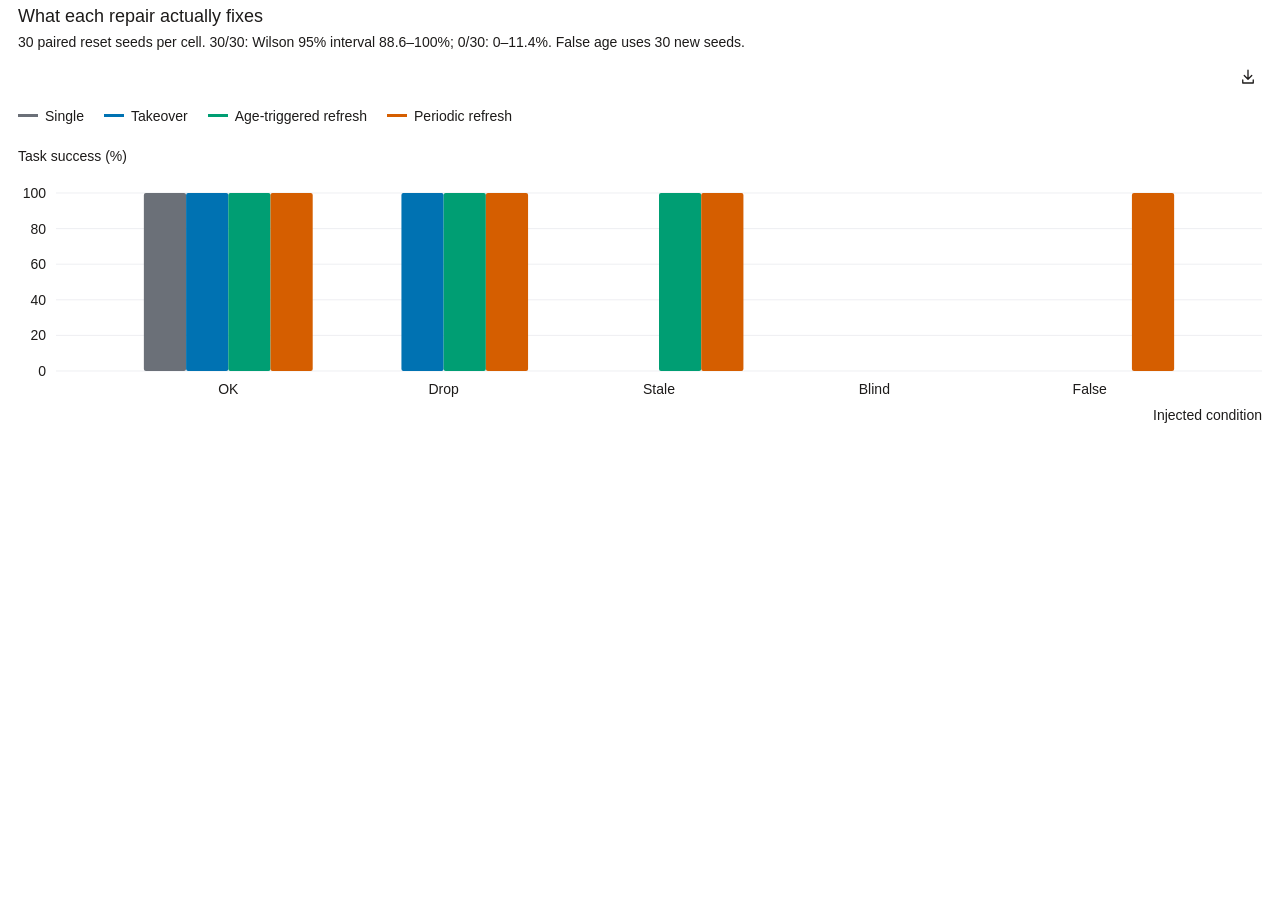
<file: artifacts/abay-review/robot-recovery/success-comparison.html>
<!doctype html>
<html lang="en">
<head>
<meta charset="utf-8"><meta name="viewport" content="width=device-width,initial-scale=1">
<title>Experiment metrics</title>
<style>
:root{color-scheme:light;--bg:#fff;--fg:#1d1b1a;--muted:#6b7078;--line:#e7e9ec;--blue:#0072B2;--orange:#E69F00;--tick-size:14px;--label-size:14px}
*{box-sizing:border-box}
html{overflow:hidden}
body{margin:0;background:var(--bg);color:var(--fg);font:400 14px "Helvetica Neue",Helvetica,Arial,sans-serif;-webkit-font-smoothing:antialiased}
main{padding:4px 4px 0}
header{margin:0 14px 10px 14px}
h1{font-size:18px;line-height:1.4;font-weight:500;margin:0 0 4px}
#subtitle{font-size:14px;line-height:1.4;color:var(--fg)}
button{font:inherit;color:var(--fg);background:none;border:0;padding:5px 0;cursor:pointer}
button:hover{color:var(--fg)}
button:focus-visible{outline:2px solid var(--blue);outline-offset:4px;border-radius:2px}
svg text{font-weight:400}
svg text[font-weight="500"]{font-weight:500}
svg:focus{outline:none}
svg:focus-visible{outline:1px dashed #b6bec7;outline-offset:-1px}
.toolbar{display:flex;flex-wrap:wrap;align-items:center;gap:16px;margin:0 14px 12px 14px}
select{height:36px;min-width:170px;font:inherit;color:var(--fg);background:var(--bg);border:1px solid var(--line);border-radius:5px;padding:6px 28px 6px 10px;max-width:100%;margin-right:auto}
.toolbar:has(select[hidden]){justify-content:flex-end}
select:focus-visible{outline:2px solid var(--blue);outline-offset:2px}
#reset,#export{font-size:13px}
#export{display:flex;align-items:center;justify-content:center;width:28px;height:28px;padding:0}
button[hidden]{display:none}
button:disabled{opacity:.45;cursor:default}
.legend{position:absolute;top:0;left:14px;right:14px;display:flex;flex-wrap:wrap;justify-content:flex-start;gap:2px 20px}
.legend button{color:var(--fg);font-size:14px;display:flex;align-items:center;gap:7px;white-space:nowrap}
.legend button[aria-pressed=false]{opacity:.4;text-decoration:line-through}
.swatch{width:20px;height:3px;flex-shrink:0}

.legend[hidden]{display:none}
.plot{position:relative}
#chart{display:block;width:100%;height:clamp(260px,40vw,320px);touch-action:none;cursor:crosshair;user-select:none}
.tooltip{position:absolute;pointer-events:none;top:44px;background:var(--bg);border:1px solid var(--line);border-radius:6px;box-shadow:0 4px 16px #0000000d;padding:10px 12px;min-width:170px;font-size:14px;line-height:1.8;font-variant-numeric:tabular-nums}
.tooltip[hidden]{display:none}
.tooltip strong{font-weight:400;color:var(--muted)}
.value{display:flex;gap:12px}
@media(max-width:440px){.toolbar{gap:12px}.legend{gap:12px}}
</style>
</head>
<body><main>
<header><h1 id="title"></h1><div id="subtitle"></div></header>
<div class="toolbar"><select id="metrics" aria-label="Metric"></select><button id="reset" hidden>Reset zoom</button><button id="export" aria-label="Download SVG" title="Download SVG"><svg width="18" height="18" viewBox="0 0 24 24" fill="none" stroke="currentColor" stroke-width="1.75" stroke-linecap="round" stroke-linejoin="round" aria-hidden="true"><path d="M12 3v12m-5-5 5 5 5-5M5 16v4h14v-4"/></svg></button></div>
<div class="plot"><div class="legend" id="legend" aria-label="Runs"></div><svg id="chart" role="img" tabindex="0"></svg><div class="tooltip" id="tooltip" hidden></div></div>

</main>
<script id="data" type="application/json">{"title": "What each repair actually fixes", "subtitle": "30 paired reset seeds per cell. 30/30: Wilson 95% interval 88.6\u2013100%; 0/30: 0\u201311.4%. False age uses 30 new seeds.", "metrics": [{"key": "success", "label": "Task success", "type": "bar", "unit": "%", "xLabel": "Injected condition"}], "series": [{"name": "Single", "color": "#6b7078", "points": [{"step": 0, "label": "OK", "success": 100.0, "successes": 30, "n": 30, "wilson95": [88.64866068260312, 99.99999999999999]}, {"step": 1, "label": "Drop", "success": 0.0, "successes": 0, "n": 30, "wilson95": [0.0, 11.351339317396876]}, {"step": 2, "label": "Stale", "success": 0.0, "successes": 0, "n": 30, "wilson95": [0.0, 11.351339317396876]}, {"step": 3, "label": "Blind", "success": 0.0, "successes": 0, "n": 30, "wilson95": [0.0, 11.351339317396876]}, {"step": 4, "label": "False", "success": 0.0, "successes": 0, "n": 30, "wilson95": [0.0, 11.351339317396876]}]}, {"name": "Takeover", "color": "#0072B2", "points": [{"step": 0, "label": "OK", "success": 100.0, "successes": 30, "n": 30, "wilson95": [88.64866068260312, 99.99999999999999]}, {"step": 1, "label": "Drop", "success": 100.0, "successes": 30, "n": 30, "wilson95": [88.64866068260312, 99.99999999999999]}, {"step": 2, "label": "Stale", "success": 0.0, "successes": 0, "n": 30, "wilson95": [0.0, 11.351339317396876]}, {"step": 3, "label": "Blind", "success": 0.0, "successes": 0, "n": 30, "wilson95": [0.0, 11.351339317396876]}, {"step": 4, "label": "False", "success": 0.0, "successes": 0, "n": 30, "wilson95": [0.0, 11.351339317396876]}]}, {"name": "Age-triggered refresh", "color": "#009E73", "points": [{"step": 0, "label": "OK", "success": 100.0, "successes": 30, "n": 30, "wilson95": [88.64866068260312, 99.99999999999999]}, {"step": 1, "label": "Drop", "success": 100.0, "successes": 30, "n": 30, "wilson95": [88.64866068260312, 99.99999999999999]}, {"step": 2, "label": "Stale", "success": 100.0, "successes": 30, "n": 30, "wilson95": [88.64866068260312, 99.99999999999999]}, {"step": 3, "label": "Blind", "success": 0.0, "successes": 0, "n": 30, "wilson95": [0.0, 11.351339317396876]}, {"step": 4, "label": "False", "success": 0.0, "successes": 0, "n": 30, "wilson95": [0.0, 11.351339317396876]}]}, {"name": "Periodic refresh", "color": "#D55E00", "points": [{"step": 0, "label": "OK", "success": 100.0, "successes": 30, "n": 30, "wilson95": [88.64866068260312, 99.99999999999999]}, {"step": 1, "label": "Drop", "success": 100.0, "successes": 30, "n": 30, "wilson95": [88.64866068260312, 99.99999999999999]}, {"step": 2, "label": "Stale", "success": 100.0, "successes": 30, "n": 30, "wilson95": [88.64866068260312, 99.99999999999999]}, {"step": 3, "label": "Blind", "success": 0.0, "successes": 0, "n": 30, "wilson95": [0.0, 11.351339317396876]}, {"step": 4, "label": "False", "success": 100.0, "successes": 30, "n": 30, "wilson95": [88.64866068260312, 99.99999999999999]}]}], "xLabel": "Training step"}</script>
<script>
function trainingStepTicks(min,max){
 const rough=Math.max((max-min)/6,1),power=10**Math.floor(Math.log10(rough));
 const spacing=Math.max(1,Math.ceil([1,2,2.5,5,10].find(n=>n*power>=rough)*power));
 const first=Math.ceil(min/spacing),last=Math.floor(max/spacing);
 return Array.from({length:Math.max(0,last-first+1)},(_,i)=>Math.round((first+i)*spacing));
}
const data=JSON.parse(document.querySelector('#data').textContent);
for(const item of data.metrics)if(item.type==='scaling'){item.xScale??='log';item.yScale??='log'}
const chart=document.querySelector('#chart'),tip=document.querySelector('#tooltip');
const colors=['#0072B2','#E69F00','#009E73','#CC79A7','#D55E00','#56B4E9','#332288'];
let metric=data.metrics[0],enabled=new Set(),domain=null,hover=null,drag=null;
function series(){return metric.series||data.series||[]}
let legends=[];
function setLegend(){enabled=new Set(series().map((_,i)=>i));document.querySelector('#legend').replaceChildren();legends=series().map((run,i)=>{const node=button(run.name,document.querySelector('#legend'),()=>{if(enabled.has(i)){if(enabled.size===1)return;enabled.delete(i)}else enabled.add(i);draw()});const swatch=document.createElement('span');swatch.className='swatch';swatch.style.background=run.color||colors[i%colors.length];if(run.dash&&run.dash!=='none'){swatch.style.background='none';swatch.style.borderTop=`3px dashed ${run.color||colors[i%colors.length]}`}node.prepend(swatch);return node})}
document.querySelector('#title').textContent=data.title;
document.querySelector('#subtitle').textContent=data.subtitle||'';
const ns='http://www.w3.org/2000/svg';
function element(tag,attrs={},text){const node=document.createElementNS(ns,tag);for(const [key,value]of Object.entries(attrs))node.setAttribute(key,value);if(text!==undefined)node.textContent=text;return node}
function button(text,parent,action){const node=document.createElement('button');node.textContent=text;node.onclick=action;parent.append(node);return node}
const metrics=document.querySelector('#metrics');
for(const item of data.metrics){const option=document.createElement('option');option.value=item.key;option.textContent=item.label;metrics.append(option)}
metrics.hidden=data.metrics.length<2;
metrics.onchange=()=>{metric=data.metrics.find(item=>item.key===metrics.value);domain=null;hover=null;tip.hidden=true;setLegend();draw()};
setLegend();
function points(run){return run.points.filter(p=>Number.isFinite(p[metric.key])&&Number.isFinite(p.step)&&(metric.xScale!=='log'||p.step>0)&&(metric.yScale!=='log'||p[metric.key]>0))}
function rangePoints(run){return [...points(run),...(run.fit||[])]}
function sliceRows(rows,axis,range,connected=true){
 const coordinate=p=>p[axis],inside=p=>coordinate(p)>=range[0]&&coordinate(p)<=range[1];
 const result=rows.filter(inside);
 if(!connected)return result;
 const transform=(value,key)=>(key==='step'?metric.xScale:metric.yScale)==='log'?Math.log10(value):value;
 const restore=(value,key)=>(key==='step'?metric.xScale:metric.yScale)==='log'?10**value:value;
 for(let i=1;i<rows.length;i++){
  const a=rows[i-1],b=rows[i];
  for(const edge of range){
   if(!((coordinate(a)<edge&&coordinate(b)>edge)||(coordinate(b)<edge&&coordinate(a)>edge)))continue;
   const fraction=(transform(edge,axis)-transform(coordinate(a),axis))/(transform(coordinate(b),axis)-transform(coordinate(a),axis));
   const point={};
   for(const key of ['step',metric.key,'lower','upper'])if(Number.isFinite(a[key])&&Number.isFinite(b[key]))point[key]=restore(transform(a[key],key)+(transform(b[key],key)-transform(a[key],key))*fraction,key);
   point[axis]=edge;result.push(point);
  }
 }
 return result;
}
function frontier(samples){return samples.filter(p=>!samples.some(q=>(metric.minimizeX===false?q.step>=p.step:q.step<=p.step)&&(metric.maximizeY===false?q[metric.key]<=p[metric.key]:q[metric.key]>=p[metric.key])&&(q.step!==p.step||q[metric.key]!==p[metric.key]))).sort((a,b)=>a.step-b.step)}
function slicePoints(run,axis,range){
 const samples=points(run),connected=!metric.type||['line','area'].includes(metric.type);
 const result=sliceRows(samples,axis,range,connected);
 if(metric.type==='pareto')result.push(...sliceRows(frontier(samples),axis,range));
 const intervals=samples.filter(p=>Number.isFinite(p.lower)&&Number.isFinite(p.upper));
 if(intervals.length){
  if(axis==='step')result.push(...sliceRows(intervals,axis,range));
  else result.push(...intervals.filter(p=>p.lower<=range[1]&&p.upper>=range[0]),...sliceRows(intervals,'lower',range),...sliceRows(intervals,'upper',range));
 }
 return result.concat(sliceRows(run.fit||[],axis,range));
}
function tickLabel(value,spacing){const precision=Math.max(1,Math.floor(Math.log10(Math.abs(value)||1))-Math.floor(Math.log10(spacing))+2);return Number(value.toPrecision(Math.min(100,precision)))}
function bounds(){const all=series().flatMap(rangePoints);return [Math.min(...all.map(p=>p.step)),Math.max(...all.map(p=>p.step))]}
let layout;
function draw(){
 metrics.value=metric.key;
 document.querySelector('#legend').hidden=series().length<=1||['heatmap','confusion','diagram','dot'].includes(metric.type);
 legends.forEach((node,i)=>node.setAttribute('aria-pressed',String(enabled.has(i))));
 chart.setAttribute('aria-label',`${data.title}: ${metric.label}. Use arrow keys to inspect steps.`);
 document.querySelector("#reset").hidden=domain===null;
 chart.style.height='';
 const legendHeight=document.querySelector("#legend").offsetHeight,width=chart.clientWidth,left=52,right=14,top=legendHeight+64,bottom=52;
 const height=Math.max(chart.clientHeight,legendHeight+260);
 if(height>chart.clientHeight)chart.style.height=`${height}px`;
 if(metric.type==='diagram'){drawDiagram(width,height,left,right,bottom);return}
 if(metric.type==='dot'){drawDots(width,height,left,right,bottom);return}
 if(['heatmap','confusion'].includes(metric.type)){drawHeatmap(width,height,left,right,bottom);return}
 const selected=series().flatMap((run,i)=>!enabled.has(i)?[]:domain?.x&&!domain?.y?slicePoints(run,'step',domain.x):domain?.y&&!domain?.x?slicePoints(run,metric.key,domain.y):rangePoints(run));
 const visible=selected.length?selected:series().flatMap((run,i)=>enabled.has(i)?rangePoints(run):[]);
 const [xmin,xmax]=domain?.x||(domain?.y&&visible.length?[Math.min(...visible.map(p=>p.step)),Math.max(...visible.map(p=>p.step))]:bounds());
 const values=visible.flatMap(p=>[p[metric.key],p.lower,p.upper]).filter(Number.isFinite);
 const [low,high]=domain?.y||[['bar','area'].includes(metric.type)?Math.min(0,...values):Math.min(...values),['bar','area'].includes(metric.type)?Math.max(0,...values):Math.max(...values)];
 const rough=((high-low)||Math.abs(high)*.02||1)/5,power=10**Math.floor(Math.log10(rough));
 const tickStep=[1,2,2.5,5,10].find(value=>value*power>=rough)*power;
 const ymin=domain?.y?low:Math.floor(low/tickStep)*tickStep,ymax=domain?.y?high:Math.max(ymin+tickStep,Math.ceil(high/tickStep)*tickStep);
 const decimals=Math.max(0,-Math.floor(Math.log10(tickStep))+(tickStep/power===2.5?1:0));
 const xPad=domain?.x||metric.xScale==='log'?0:metric.type==='bar'?Math.max((xmax-xmin)*.2,.5):['line','area','scaling'].includes(metric.type||'line')?0:(xmax-xmin)*.025;
 const tx=v=>metric.xScale==='log'?Math.log10(v):v,ty=v=>metric.yScale==='log'?Math.log10(v):v;
 const yLow=metric.yScale==='log'?Math.max(low/(low===high?1.02:1),Number.MIN_VALUE):ymin,yHigh=metric.yScale==='log'?high*(low===high?1.02:1):ymax;
 const x=value=>left+(tx(value)-tx(xmin-xPad))/(tx(xmax+xPad)-tx(xmin-xPad)||1)*(width-left-right),y=value=>top+(ty(yHigh)-ty(value))/(ty(yHigh)-ty(yLow)||1)*(height-top-bottom);
 layout={width,height,left,right,top,bottom,xmin,xmax,ymin:yLow,ymax:yHigh,xPad,x,y};
 chart.replaceChildren();chart.setAttribute('viewBox',`0 0 ${width} ${height}`);
 chart.append(element('rect',{width,height,fill:'var(--bg)'}));
 const yTicks=metric.yScale==='log'?Array.from({length:5},(_,i)=>10**(ty(yLow)+(ty(yHigh)-ty(yLow))*i/4)):Array.from({length:Math.floor(ymax/tickStep)-Math.ceil(ymin/tickStep)+1},(_,i)=>(Math.ceil(ymin/tickStep)+i)*tickStep);
 for(const value of yTicks){const cy=y(value);chart.append(element('line',{x1:left,x2:width-right,y1:cy,y2:cy,stroke:'var(--line)','stroke-width':.7}),element('text',{x:left-10,y:cy+5,'text-anchor':'end',fill:'var(--fg)','font-size':'var(--tick-size)'},metric.yScale==='log'?Number(value.toPrecision(3)):value.toFixed(decimals)))}
 const categories=metric.type==='bar'?[...new Map(series().flatMap(points).map(p=>[p.step,p])).values()]:null;
 const integerSteps=!categories&&metric.xScale!=='log'&&(metric.xLabel||data.xLabel||'Training step')==='Training step'?trainingStepTicks(xmin,xmax):null;
 const xTicks=categories?categories.map(p=>p.step):integerSteps||Array.from({length:5},(_,i)=>metric.xScale==='log'?10**(tx(xmin)+(tx(xmax)-tx(xmin))*i/4):xmin+(xmax-xmin)*i/4);
 const xSpacing=xTicks.length>1?Math.min(...xTicks.slice(1).map((value,i)=>Math.abs(value-xTicks[i])))||1:1;
 for(const [i,value] of xTicks.entries())chart.append(element('text',{x:x(value),y:height-bottom+23,'text-anchor':x(value)<=left+1?'start':x(value)>=width-right-1?'end':'middle',fill:'var(--fg)','font-size':'var(--tick-size)'},categories?categories[i].label:Number.isInteger(value)?value:tickLabel(value,xSpacing)));
 chart.append(element('text',{x:14,y:top-32,'text-anchor':'start',fill:'var(--fg)','font-size':'var(--label-size)','font-weight':500},`${metric.yLabel||metric.label}${metric.unit?` (${metric.unit})`:""}${metric.yScale==='log'?' · log scale':''}`),
  element('text',{x:width-right,y:height-3,'text-anchor':'end',fill:'var(--fg)','font-size':'var(--label-size)','font-weight':500},`${metric.xLabel||data.xLabel||'Training step'}${metric.xScale==='log'?' · log scale':''}`));
 const defs=element('defs'),clip=element('clipPath',{id:'plot-area'});clip.append(element('rect',{x:left,y:top,width:width-left-right,height:height-top-bottom}));defs.append(clip);chart.append(defs);
 series().forEach((run,i)=>{
  if(!enabled.has(i))return;
  const samples=points(run),color=run.color||colors[i%colors.length];
  const interval=samples.filter(p=>Number.isFinite(p.lower)&&Number.isFinite(p.upper));
  if(interval.length){const band=interval.map((p,j)=>`${j?'L':'M'}${x(p.step)},${y(p.upper)}`).join(' ')+interval.toReversed().map(p=>` L${x(p.step)},${y(p.lower)}`).join(' ')+' Z';chart.append(element('path',{d:band,fill:color,'fill-opacity':.15,'clip-path':'url(#plot-area)'}))}
  if(run.fit?.length){chart.append(element('path',{d:run.fit.map((p,j)=>`${j?'L':'M'}${x(p.step)},${y(p[metric.key])}`).join(' '),fill:'none',stroke:color,'stroke-width':2,'stroke-dasharray':run.fitDash||'4 3','clip-path':'url(#plot-area)'}))}
  let front=null;
  if(metric.type==='pareto'){
   front=frontier(samples);
   chart.append(element('path',{d:front.map((p,j)=>`${j?'L':'M'}${x(p.step)},${y(p[metric.key])}`).join(' '),fill:'none',stroke:color,'stroke-width':3,'clip-path':'url(#plot-area)'}));
  }
  if(!metric.type||metric.type==='line'||metric.type==='area'){
   if(metric.type==='area'&&samples.length){const fillPath=`M${x(samples[0].step)},${y(0)} `+samples.map(p=>`L${x(p.step)},${y(p[metric.key])}`).join(' ')+` L${x(samples.at(-1).step)},${y(0)} Z`;chart.append(element('path',{d:fillPath,fill:color,'fill-opacity':.18,'clip-path':'url(#plot-area)'}))}
   const path=samples.map((p,j)=>`${j?'L':'M'}${x(p.step)},${y(p[metric.key])}`).join(' ');
   chart.append(element('path',{d:path,fill:'none',stroke:color,'stroke-width':3,'stroke-linejoin':'round','stroke-linecap':'round','stroke-dasharray':run.dash||(!run.color&&i%2?'6 4':'none'),'clip-path':'url(#plot-area)'}));
  }
  if(metric.type==='bar'){
   const peers=series().filter((_,j)=>enabled.has(j)),slot=(width-left-right)/Math.max(categories.length,1)*.7,barWidth=Math.min(64,slot/peers.length),offset=(peers.indexOf(run)-(peers.length-1)/2)*barWidth;
   for(const p of samples)chart.append(element('rect',{x:x(p.step)+offset-barWidth/2,y:Math.min(y(0),y(p[metric.key])),width:barWidth,height:Math.abs(y(0)-y(p[metric.key])),fill:color,rx:2,'clip-path':'url(#plot-area)'}));
  }else if(['scatter','scaling','pareto'].includes(metric.type)||samples.length<=10){
   for(const p of samples){if(p.step<xmin||p.step>xmax||p[metric.key]<yLow||p[metric.key]>yHigh)continue;chart.append(element('circle',{cx:x(p.step),cy:y(p[metric.key]),r:['scatter','scaling','pareto'].includes(metric.type)?4.5:3.5,fill:p.inFit===false?'var(--bg)':color,stroke:color,opacity:front&&!front.includes(p)?.35:1}));}
  }
 });
 if(hover!==null)inspect(hover);
}
function drawDots(width,height,left,right,bottom){
 const rows=series().flatMap((run,i)=>points(run).map(p=>({run,p,color:run.color||colors[i%colors.length]})));
 left=Math.max(left,Math.min(width*.35,Math.max(...rows.map(({run,p})=>(p.label||run.name).length))*7+28));
 const values=rows.flatMap(({p})=>[p[metric.key],p.lower,p.upper]).filter(Number.isFinite),low=Math.min(0,...values),high=Math.max(0,...values),pad=(high-low||1)*.12;
 const top=20,base=height-bottom,x=v=>left+(v-low+pad)/(high-low+2*pad)*(width-left-right),rowHeight=(base-top)/rows.length;
 layout={width,height,left,right,top,bottom};chart.replaceChildren();chart.setAttribute('viewBox',`0 0 ${width} ${height}`);chart.append(element('rect',{width,height,fill:'var(--bg)'}));
 for(let i=0;i<5;i++){const value=low+(high-low)*i/4,cx=x(value);chart.append(element('line',{x1:cx,x2:cx,y1:top,y2:base,stroke:'var(--line)'}),element('text',{x:cx,y:base+22,'text-anchor':'middle',fill:'var(--fg)','font-size':14},Number(value.toPrecision(3))))}
 chart.append(element('line',{x1:x(0),x2:x(0),y1:top,y2:base,stroke:'var(--muted)'}));
 rows.forEach(({run,p,color},i)=>{const cy=top+(i+.5)*rowHeight;chart.append(element('text',{x:left-10,y:cy+4,'text-anchor':'end',fill:'var(--fg)','font-size':12},p.label||run.name));if(Number.isFinite(p.lower)&&Number.isFinite(p.upper))chart.append(element('line',{x1:x(p.lower),x2:x(p.upper),y1:cy,y2:cy,stroke:color,'stroke-width':3}));const dot=element('circle',{cx:x(p[metric.key]),cy,r:5,fill:color,tabindex:0});dot.append(element('title',{},`${p.label||run.name}: ${p[metric.key]}${Number.isFinite(p.lower)?` [${p.lower}, ${p.upper}]`:''}`));chart.append(dot)});
 chart.append(element('text',{x:width-right,y:height-3,'text-anchor':'end',fill:'var(--fg)','font-size':14,'font-weight':500},`${metric.xLabel||metric.label}${metric.unit?` (${metric.unit})`:''}`));
}
function drawDiagram(width,height,left,right,bottom){
 const nodes=metric.nodes,edges=metric.edges||[],columns=Math.max(...nodes.map(n=>n.column))+1,rows=Math.max(...nodes.map(n=>n.row))+1;
 const top=24,nodeWidth=Math.min(150,(width-left-right)/columns*.7),nodeHeight=Math.min(56,(height-top-bottom)/rows*.65);
 const position=node=>({x:left+(node.column+.5)*(width-left-right)/columns,y:top+(node.row+.5)*(height-top-bottom)/rows});
 layout={width,height,left,right,top,bottom};chart.replaceChildren();chart.setAttribute('viewBox',`0 0 ${width} ${height}`);chart.append(element('rect',{width,height,fill:'var(--bg)'}));
 const defs=element('defs'),marker=element('marker',{id:'arrow',viewBox:'0 0 10 10',refX:9,refY:5,markerWidth:6,markerHeight:6,orient:'auto-start-reverse'});marker.append(element('path',{d:'M0 0 L10 5 L0 10 Z',fill:'var(--muted)'}));defs.append(marker);chart.append(defs);
 const marks=[];
 for(const edge of edges){
  const from=position(nodes.find(n=>n.id===edge.from)),to=position(nodes.find(n=>n.id===edge.to)),sameRow=from.y===to.y,sameColumn=from.x===to.x;
  const sx=from.x+(sameColumn?0:Math.sign(to.x-from.x)*nodeWidth/2),sy=from.y+(sameColumn?Math.sign(to.y-from.y)*nodeHeight/2:0);
  const ex=to.x-(sameRow?Math.sign(to.x-from.x)*nodeWidth/2:0),ey=to.y-(sameRow?0:Math.sign(to.y-from.y)*nodeHeight/2);
  const path=sameRow||sameColumn?`M${sx} ${sy} L${ex} ${ey}`:`M${sx} ${sy} L${ex} ${sy} L${ex} ${ey}`;
  const group=element('g');group.append(element('path',{d:path,fill:'none',stroke:'var(--muted)','stroke-width':1.8,'stroke-linejoin':'round','stroke-dasharray':edge.dashed?'5 4':'none','marker-end':'url(#arrow)'}));
  if(edge.label)group.append(element('text',{x:sameColumn?sx-8:(sx+ex)/2,y:sameColumn?(sy+ey)/2+4:sy-9,'text-anchor':sameColumn?'end':'middle',fill:'var(--fg)','font-size':12},edge.label));
  chart.append(group);marks.push({group,ids:[edge.from,edge.to]});
 }
 for(const node of nodes){const pos=position(node),group=element('g',{tabindex:0,role:'button','aria-label':node.label});group.append(element('rect',{x:pos.x-nodeWidth/2,y:pos.y-nodeHeight/2,width:nodeWidth,height:nodeHeight,rx:5,fill:node.accent?'#edf6fb':'var(--bg)',stroke:node.accent?'var(--blue)':'var(--line)','stroke-width':1.5}),element('title',{},node.description||node.label));
  const label=element('text',{'text-anchor':'middle',fill:'var(--fg)','font-size':13});group.append(label);chart.append(group);
  const lines=[],words=node.label.split(/\s+/);let line='';
  for(const word of words){label.textContent=line?`${line} ${word}`:word;if(line&&label.getComputedTextLength()>nodeWidth-20){lines.push(line);line=word}else line=label.textContent}if(line)lines.push(line);
  label.replaceChildren();lines.forEach((text,i)=>label.append(element('tspan',{x:pos.x,y:pos.y-(lines.length-1)*8+i*16+4},text)));
  const select=()=>{const related=new Set([node.id,...edges.filter(e=>e.from===node.id||e.to===node.id).flatMap(e=>[e.from,e.to])]);for(const mark of marks)mark.group.setAttribute('opacity',mark.ids.every(id=>related.has(id))?'1':'.25')};group.onclick=select;group.onkeydown=event=>{if(['Enter',' '].includes(event.key)){event.preventDefault();select()}if(event.key==='Escape')for(const mark of marks)mark.group.setAttribute('opacity','1')};group.style.cursor='pointer';chart.append(group);marks.push({group,ids:[node.id]})}
}
function drawHeatmap(width,height,left,right,bottom){
 const runs=series(),steps=[...new Set(runs.flatMap(run=>run.points).map(p=>p.step))].sort((a,b)=>a-b);
 const values=runs.flatMap(points).map(p=>p[metric.key]),signed=metric.colorScale==='diverging',extent=Math.max(...values.map(Math.abs));
 const low=metric.colorMin??(signed?-extent:Math.min(...values)),high=metric.colorMax??(signed?extent:Math.max(...values));
 const top=64,plotRight=width-96,availableWidth=plotRight-left,availableHeight=height-top-bottom;
 const side=Math.min(availableWidth/steps.length,availableHeight/runs.length),cellWidth=metric.type==='confusion'?side:availableWidth/steps.length,cellHeight=metric.type==='confusion'?side:availableHeight/runs.length;
 const palette=signed?['#2166ac','#67a9cf','#f7f7f7','#ef8a62','#b2182b']:['#440154','#3b528b','#21918c','#5ec962','#fde725'];
 function color(value){if(!Number.isFinite(value))return '#e7e9ec';const scaled=Math.max(0,Math.min(1,(value-low)/(high-low||1)))*(palette.length-1),index=Math.min(palette.length-2,Math.floor(scaled)),t=scaled-index;const rgb=hex=>[1,3,5].map(i=>parseInt(hex.slice(i,i+2),16)),a=rgb(palette[index]),b=rgb(palette[index+1]);return `rgb(${a.map((v,i)=>Math.round(v+(b[i]-v)*t)).join(',')})`}
 layout={width,height,left,right,top,bottom};chart.replaceChildren();chart.setAttribute('viewBox',`0 0 ${width} ${height}`);chart.append(element('rect',{width,height,fill:'var(--bg)'}));
 runs.forEach((run,row)=>{chart.append(element('text',{x:left-8,y:top+(row+.5)*cellHeight+5,'text-anchor':'end',fill:'var(--fg)','font-size':12},run.name));steps.forEach((step,col)=>{const p=run.points.find(p=>p.step===step),value=p?.[metric.key],fill=color(value),cx=left+col*cellWidth,cy=top+row*cellHeight;const cell=element('rect',{x:cx+1,y:cy+1,width:cellWidth-2,height:cellHeight-2,fill,tabindex:0});cell.append(element('title',{},`${run.name} · ${metric.columns?.[col]||step}: ${Number.isFinite(value)?value.toFixed(4):'Missing'}`));chart.append(cell);if(runs.length<=12&&steps.length<=12){const rgb=fill.match(/\d+/g)?.map(Number),light=rgb?(.2126*rgb[0]+.7152*rgb[1]+.0722*rgb[2])>135:true;chart.append(element('text',{x:cx+cellWidth/2,y:cy+cellHeight/2+5,'text-anchor':'middle',fill:light?'#1d1b1a':'#fff','font-size':13,'pointer-events':'none'},Number.isFinite(value)?value.toFixed(metric.digits??3):'—'))}})});
 steps.forEach((step,col)=>chart.append(element('text',{x:left+(col+.5)*cellWidth,y:top+runs.length*cellHeight+22,'text-anchor':'middle',fill:'var(--fg)','font-size':12},metric.columns?.[col]||step)));
 for(let i=0;i<80;i++){const value=low+(high-low)*(1-i/79);chart.append(element('rect',{x:plotRight+14,y:top+i*availableHeight/80,width:12,height:availableHeight/80+1,fill:color(value)}))}
 for(const [value,cy]of [[high,top+5],[low,top+availableHeight]])chart.append(element('text',{x:plotRight+31,y:cy,fill:'var(--fg)','font-size':12},Number(value.toPrecision(3))));
 chart.append(element('text',{transform:`translate(${width-8} ${top+availableHeight/2}) rotate(-90)`,'text-anchor':'middle',fill:'var(--fg)','font-size':12},`${metric.label}${metric.unit?` (${metric.unit})`:''}`),element('text',{x:14,y:top-32,'text-anchor':'start',fill:'var(--fg)','font-size':14,'font-weight':500},metric.yLabel||'Learning rate'),element('text',{x:left+steps.length*cellWidth,y:height-3,'text-anchor':'end',fill:'var(--fg)','font-size':14,'font-weight':500},metric.xLabel||'Training step'));
}
function inspect(step){
 const {x,y,top,height,bottom,width,xmin,xmax,ymin,ymax}=layout;
 if(step<xmin||step>xmax)return;
 hover=step;chart.querySelector('#cursor')?.remove();
 const cursor=element('g',{id:'cursor'});cursor.append(element('line',{x1:x(step),x2:x(step),y1:top,y2:height-bottom,stroke:'var(--muted)','stroke-dasharray':'3 4',opacity:.6}));
 tip.replaceChildren();const label=document.createElement('strong');label.textContent=`${metric.xLabel||data.xLabel||'Training step'}: ${step}`;tip.append(label);
 series().forEach((run,i)=>{if(!enabled.has(i))return;const p=points(run).find(p=>p.step===step);if(!p)return;if(p[metric.key]>=ymin&&p[metric.key]<=ymax)cursor.append(element('circle',{cx:x(step),cy:y(p[metric.key]),r:5,fill:'var(--bg)',stroke:run.color||colors[i%colors.length],'stroke-width':2}));const row=document.createElement('div');row.className='value';const name=document.createElement('span'),value=document.createElement('span');name.textContent=run.name;name.style.color=run.color||colors[i%colors.length];value.textContent=p[metric.key].toFixed(4);row.append(name,value);tip.append(row)});
 chart.append(cursor);tip.hidden=false;tip.style.left=`${Math.max(0,Math.min(width-tip.offsetWidth,x(step)+12))}px`;
}
function pointerStep(event){const {left,width,right,xmin,xmax,xPad}=layout;const px=event.clientX-chart.getBoundingClientRect().left;return Math.max(xmin,Math.min(xmax,metric.xScale==='log'?10**(Math.log10(xmin)+(px-left)/(width-left-right)*(Math.log10(xmax)-Math.log10(xmin))):xmin-xPad+(px-left)/(width-left-right)*(xmax-xmin+2*xPad)))}
function pointerPosition(event){const rect=chart.getBoundingClientRect();return {x:Math.max(layout.left,Math.min(layout.width-layout.right,event.clientX-rect.left)),y:Math.max(layout.top,Math.min(layout.height-layout.bottom,event.clientY-rect.top))}}
function selection(end){const dx=Math.abs(end.x-drag.x),dy=Math.abs(end.y-drag.y);return {mode:dx>dy*3?'x':dy>dx*3?'y':'both',dx,dy}}
chart.onpointerdown=event=>{if(['heatmap','confusion','diagram','dot'].includes(metric.type))return;if(event.button!==0)return;const rect=chart.getBoundingClientRect(),px=event.clientX-rect.left,py=event.clientY-rect.top;if(px<layout.left||px>layout.width-layout.right||py<layout.top||py>layout.height-layout.bottom)return;event.preventDefault();drag=pointerPosition(event);hover=null;tip.hidden=true;chart.querySelector('#cursor')?.remove();chart.setPointerCapture(event.pointerId)};
chart.onpointermove=event=>{if(['heatmap','confusion','diagram','dot'].includes(metric.type))return;if(drag){const end=pointerPosition(event),{mode}=selection(end);chart.querySelector('#selection')?.remove();chart.append(element('rect',{id:'selection',x:mode==='y'?layout.left:Math.min(drag.x,end.x),y:mode==='x'?layout.top:Math.min(drag.y,end.y),width:mode==='y'?layout.width-layout.left-layout.right:Math.abs(end.x-drag.x),height:mode==='x'?layout.height-layout.top-layout.bottom:Math.abs(end.y-drag.y),fill:'var(--fg)','fill-opacity':.12}));return}const steps=[...new Set(series().flatMap((run,i)=>enabled.has(i)?points(run).map(p=>p.step):[]))];inspect(steps.reduce((a,b)=>Math.abs(b-pointerStep(event))<Math.abs(a-pointerStep(event))?b:a))};
chart.onpointerleave=()=>{if(drag)return;hover=null;tip.hidden=true;chart.querySelector('#cursor')?.remove()};
chart.onkeydown=event=>{if(['heatmap','confusion','diagram','dot'].includes(metric.type))return;if(!['ArrowLeft','ArrowRight'].includes(event.key))return;event.preventDefault();const steps=[...new Set(series().flatMap(points).map(p=>p.step))].filter(s=>s>=layout.xmin&&s<=layout.xmax).sort((a,b)=>a-b);if(!steps.length)return;const index=hover===null?0:steps.indexOf(hover);inspect(steps[Math.max(0,Math.min(steps.length-1,index+(event.key==='ArrowRight'?1:-1)))])};
chart.onpointerup=event=>{
 if(!drag)return;
 const end=pointerPosition(event),{mode,dx,dy}=selection(end);
 const xValue=px=>Math.max(layout.xmin,Math.min(layout.xmax,metric.xScale==='log'?10**(Math.log10(layout.xmin)+(px-layout.left)/(layout.width-layout.left-layout.right)*(Math.log10(layout.xmax)-Math.log10(layout.xmin))):layout.xmin-layout.xPad+(px-layout.left)/(layout.width-layout.left-layout.right)*(layout.xmax-layout.xmin+2*layout.xPad)));
 const yValue=py=>metric.yScale==='log'?10**(Math.log10(layout.ymax)-(py-layout.top)/(layout.height-layout.top-layout.bottom)*(Math.log10(layout.ymax)-Math.log10(layout.ymin))):layout.ymax-(py-layout.top)/(layout.height-layout.top-layout.bottom)*(layout.ymax-layout.ymin);
 if((mode==='x'&&dx>=6)||(mode==='y'&&dy>=6)||(mode==='both'&&dx>=6&&dy>=6)){
  domain={x:mode==='y'?domain?.x:[xValue(Math.min(drag.x,end.x)),xValue(Math.max(drag.x,end.x))],y:mode==='x'?domain?.y:[yValue(Math.max(drag.y,end.y)),yValue(Math.min(drag.y,end.y))]};
 }
 drag=null;hover=null;tip.hidden=true;draw();
};
chart.onpointercancel=()=>{drag=null;draw()};
document.querySelector('#reset').onclick=()=>{domain=null;hover=null;tip.hidden=true;draw()};
document.querySelector('#export').onclick=()=>{const svg=chart.cloneNode(true);svg.querySelector('#cursor')?.remove();svg.querySelector('#selection')?.remove();svg.setAttribute('xmlns',ns);svg.setAttribute('width',layout.width);svg.setAttribute('height',layout.height);svg.setAttribute('font-family','Helvetica Neue, Helvetica, Arial, sans-serif');let lx=layout.left,ly=16;series().forEach((run,i)=>{if(['heatmap','confusion','diagram','dot'].includes(metric.type)||!enabled.has(i))return;const itemWidth=run.name.length*8+48;if(lx+itemWidth>layout.width-layout.right){lx=layout.left;ly+=24}svg.append(element('line',{x1:lx,x2:lx+20,y1:ly,y2:ly,stroke:run.color||colors[i%colors.length],'stroke-width':3,'stroke-dasharray':run.dash||'none'}),element('text',{x:lx+26,y:ly+5,fill:'var(--fg)','font-size':'var(--tick-size)'},run.name));lx+=itemWidth});const style=getComputedStyle(document.documentElement);const fonts={'--tick-size':getComputedStyle(document.body).fontSize,'--label-size':getComputedStyle(chart.querySelector('text')).fontSize};for(const node of svg.querySelectorAll('*'))for(const attr of ['fill','stroke','font-size']){const value=node.getAttribute(attr);if(value?.startsWith('var('))node.setAttribute(attr,fonts[value.slice(4,-1)]||style.getPropertyValue(value.slice(4,-1)).trim())}const url=URL.createObjectURL(new Blob([new XMLSerializer().serializeToString(svg)],{type:'image/svg+xml'}));const link=document.createElement('a');link.href=url;link.download=`${metric.key}.svg`;link.click();setTimeout(()=>URL.revokeObjectURL(url),1000)};
new ResizeObserver(draw).observe(chart);
</script></body></html>
</file>
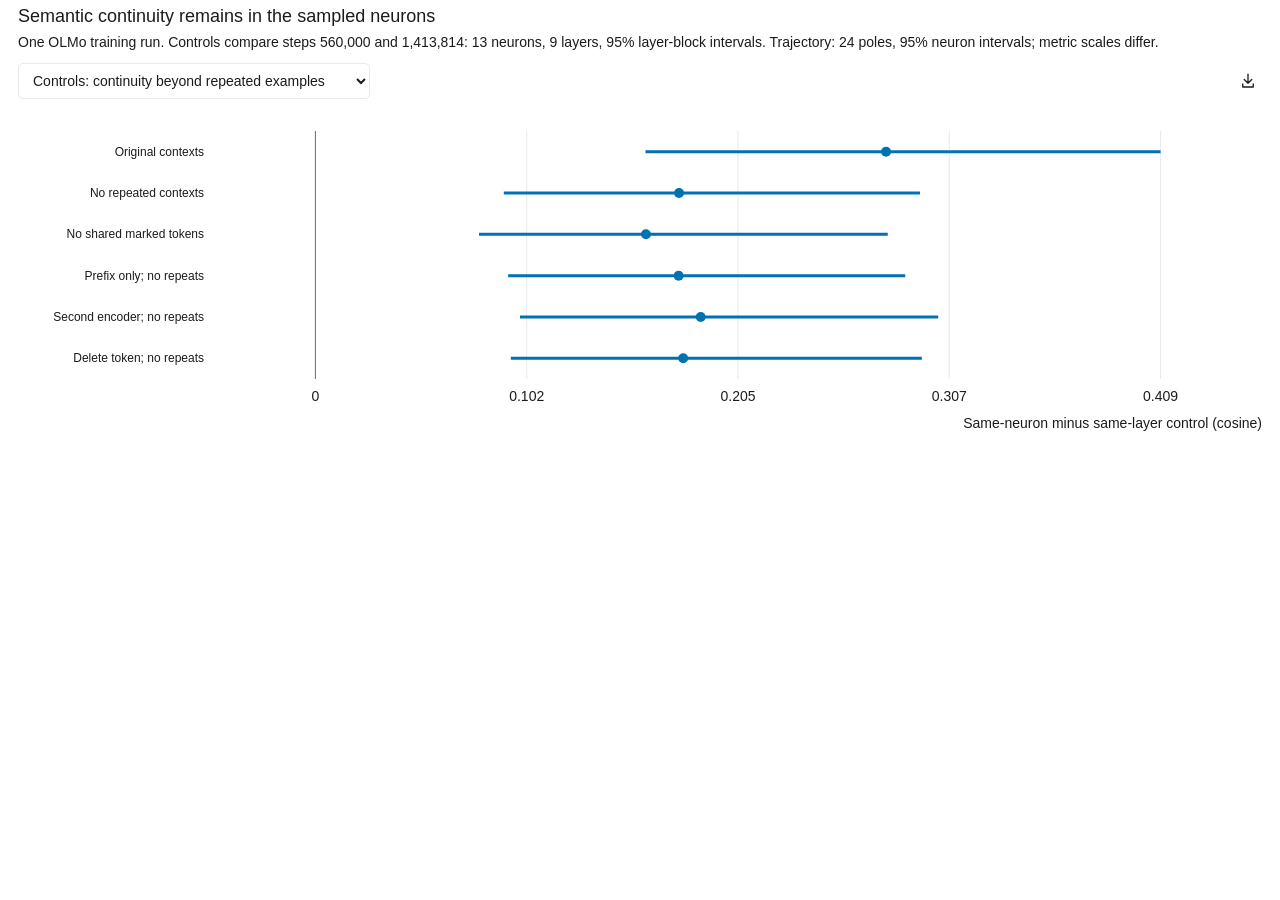
<file: studies/already-clean/figures/checkpoint-analysis.html>
<!doctype html>
<html lang="en">
<head>
<meta charset="utf-8"><meta name="viewport" content="width=device-width,initial-scale=1">
<title>Experiment metrics</title>
<style>
:root{color-scheme:light;--bg:#fff;--fg:#1d1b1a;--muted:#6b7078;--line:#e7e9ec;--blue:#0072B2;--orange:#E69F00;--tick-size:14px;--label-size:14px}
*{box-sizing:border-box}
html{overflow:hidden}
body{margin:0;background:var(--bg);color:var(--fg);font:400 14px "Helvetica Neue",Helvetica,Arial,sans-serif;-webkit-font-smoothing:antialiased}
main{padding:4px 4px 0}
header{margin:0 14px 10px 14px}
h1{font-size:18px;line-height:1.4;font-weight:500;margin:0 0 4px}
#subtitle{font-size:14px;line-height:1.4;color:var(--fg)}
button{font:inherit;color:var(--fg);background:none;border:0;padding:5px 0;cursor:pointer}
button:hover{color:var(--fg)}
button:focus-visible{outline:2px solid var(--blue);outline-offset:4px;border-radius:2px}
svg text{font-weight:400}
svg text[font-weight="500"]{font-weight:500}
svg:focus{outline:none}
svg:focus-visible{outline:1px dashed #b6bec7;outline-offset:-1px}
.toolbar{display:flex;flex-wrap:wrap;align-items:center;gap:16px;margin:0 14px 12px 14px}
select{height:36px;min-width:170px;font:inherit;color:var(--fg);background:var(--bg);border:1px solid var(--line);border-radius:5px;padding:6px 28px 6px 10px;max-width:100%;margin-right:auto}
.toolbar:has(select[hidden]){justify-content:flex-end}
select:focus-visible{outline:2px solid var(--blue);outline-offset:2px}
#reset,#export{font-size:13px}
#export{display:flex;align-items:center;justify-content:center;width:28px;height:28px;padding:0}
button[hidden]{display:none}
button:disabled{opacity:.45;cursor:default}
.legend{position:absolute;top:0;left:14px;right:14px;display:flex;flex-wrap:wrap;justify-content:flex-start;gap:2px 20px}
.legend button{color:var(--fg);font-size:14px;display:flex;align-items:center;gap:7px;white-space:nowrap}
.legend button[aria-pressed=false]{opacity:.4;text-decoration:line-through}
.swatch{width:20px;height:3px;flex-shrink:0}

.legend[hidden]{display:none}
.plot{position:relative}
#chart{display:block;width:100%;height:clamp(260px,40vw,320px);touch-action:none;cursor:crosshair;user-select:none}
.tooltip{position:absolute;pointer-events:none;top:44px;background:var(--bg);border:1px solid var(--line);border-radius:6px;box-shadow:0 4px 16px #0000000d;padding:10px 12px;min-width:170px;font-size:14px;line-height:1.8;font-variant-numeric:tabular-nums}
.tooltip[hidden]{display:none}
.tooltip strong{font-weight:400;color:var(--muted)}
.value{display:flex;gap:12px}
@media(max-width:440px){.toolbar{gap:12px}.legend{gap:12px}}
</style>
</head>
<body><main>
<header><h1 id="title"></h1><div id="subtitle"></div></header>
<div class="toolbar"><select id="metrics" aria-label="Metric"></select><button id="reset" hidden>Reset zoom</button><button id="export" aria-label="Download SVG" title="Download SVG"><svg width="18" height="18" viewBox="0 0 24 24" fill="none" stroke="currentColor" stroke-width="1.75" stroke-linecap="round" stroke-linejoin="round" aria-hidden="true"><path d="M12 3v12m-5-5 5 5 5-5M5 16v4h14v-4"/></svg></button></div>
<div class="plot"><div class="legend" id="legend" aria-label="Runs"></div><svg id="chart" role="img" tabindex="0"></svg><div class="tooltip" id="tooltip" hidden></div></div>

</main>
<script id="data" type="application/json">{"title": "Semantic continuity remains in the sampled neurons", "subtitle": "One OLMo training run. Controls compare steps 560,000 and 1,413,814: 13 neurons, 9 layers, 95% layer-block intervals. Trajectory: 24 poles, 95% neuron intervals; metric scales differ.", "metrics": [{"key": "contrast", "label": "Controls: continuity beyond repeated examples", "type": "dot", "unit": "cosine", "xLabel": "Same-neuron minus same-layer control", "yLabel": "Analysis condition", "series": [{"name": "13 neurons \u00b7 9 layer blocks", "points": [{"step": 0, "label": "Original contexts", "contrast": 0.2763000503182411, "lower": 0.15982090309262276, "upper": 0.4092287381844861}, {"step": 1, "label": "No repeated contexts", "contrast": 0.17607487120617563, "lower": 0.09120814561702735, "upper": 0.2927240401739862}, {"step": 2, "label": "No shared marked tokens", "contrast": 0.1600478471967613, "lower": 0.07921432009775276, "upper": 0.2771353721525679}, {"step": 3, "label": "Prefix only; no repeats", "contrast": 0.17586499743160752, "lower": 0.09330561110612721, "upper": 0.285606472716803}, {"step": 4, "label": "Second encoder; no repeats", "contrast": 0.1865625328668133, "lower": 0.099039647427926, "upper": 0.3015543614315747}, {"step": 5, "label": "Delete token; no repeats", "contrast": 0.1780763123390724, "lower": 0.09461162263622483, "upper": 0.2936414713402699}], "color": "#0072B2"}]}, {"key": "continuity", "label": "Trajectory: similarity to final checkpoint", "type": "line", "unit": "similarity", "xLabel": "OLMo training step", "yLabel": "Similarity to final checkpoint", "series": [{"name": "Semantic cosine", "color": "#0072B2", "points": [{"step": 0, "continuity": 0.26183151942677796, "lower": 0.22327415591959532, "upper": 0.29864291626339157}, {"step": 1000, "continuity": 0.2916759322397411, "lower": 0.23632832434959708, "upper": 0.34488600194454194}, {"step": 2000, "continuity": 0.36331527555982274, "lower": 0.30110460709159576, "upper": 0.42696410737310847}, {"step": 3000, "continuity": 0.3667790877322356, "lower": 0.302616297849454, "upper": 0.4332109708649416}, {"step": 5000, "continuity": 0.3872209756324689, "lower": 0.3251113349261383, "upper": 0.44804137805476785}, {"step": 8000, "continuity": 0.4320424360533555, "lower": 0.3770556223578751, "upper": 0.49114513380142544}, {"step": 12000, "continuity": 0.40679264813661575, "lower": 0.3450969313581785, "upper": 0.46732945763505995}, {"step": 20000, "continuity": 0.4433576688170433, "lower": 0.37394280137183766, "upper": 0.5142487627454102}, {"step": 35000, "continuity": 0.44032324260721606, "lower": 0.36316770637252677, "upper": 0.515101708464014}, {"step": 60000, "continuity": 0.4571056261969109, "lower": 0.38381618707984066, "upper": 0.5254528483065466}, {"step": 100000, "continuity": 0.47364248397449654, "lower": 0.39797066040337087, "upper": 0.5509183703766515}, {"step": 180000, "continuity": 0.5255266620467106, "lower": 0.45931440812225144, "upper": 0.5935406945490588}, {"step": 320000, "continuity": 0.5974277071654797, "lower": 0.5336341123407086, "upper": 0.6620793583802879}, {"step": 560000, "continuity": 0.6523006210724512, "lower": 0.5794288639600078, "upper": 0.721656740643084}, {"step": 1000000, "continuity": 0.7079946957528591, "lower": 0.638085365233322, "upper": 0.7756260617946585}, {"step": 1413814, "continuity": 0.9999999950329462, "lower": 0.999999962747097, "upper": 1.0000000273187954}]}, {"name": "TF-IDF cosine", "color": "#D55E00", "points": [{"step": 0, "continuity": 0.03371754788687006, "lower": 0.02871497234586893, "upper": 0.03882050798965907}, {"step": 1000, "continuity": 0.0414690640366091, "lower": 0.034757598164460085, "upper": 0.048007367229554246}, {"step": 2000, "continuity": 0.04510370573263662, "lower": 0.03785463512069204, "upper": 0.0519416751051325}, {"step": 3000, "continuity": 0.04393408359803674, "lower": 0.03786440774383689, "upper": 0.05018076476407659}, {"step": 5000, "continuity": 0.04803196230365958, "lower": 0.04022535931331078, "upper": 0.056535676224869984}, {"step": 8000, "continuity": 0.06554908262423474, "lower": 0.04717741719622179, "upper": 0.08948411262863026}, {"step": 12000, "continuity": 0.05904194360465858, "lower": 0.042885121524277384, "upper": 0.08023828162070448}, {"step": 20000, "continuity": 0.09506502329974342, "lower": 0.06343083196387135, "upper": 0.13266763274053478}, {"step": 35000, "continuity": 0.09938140270388189, "lower": 0.06771118283493265, "upper": 0.132844948260729}, {"step": 60000, "continuity": 0.09686203910863184, "lower": 0.06094910390901925, "upper": 0.14041389481403807}, {"step": 100000, "continuity": 0.12396471611705373, "lower": 0.07568465233219636, "upper": 0.18411466031321333}, {"step": 180000, "continuity": 0.1854036286449273, "lower": 0.12308719688386159, "upper": 0.25599995962814776}, {"step": 320000, "continuity": 0.24906369164952133, "lower": 0.17806532422800297, "upper": 0.3253836116386143}, {"step": 560000, "continuity": 0.3543253953004289, "lower": 0.26963347091337553, "upper": 0.44071116789255815}, {"step": 1000000, "continuity": 0.48614953539996414, "lower": 0.3882920191587984, "upper": 0.5842353317883697}, {"step": 1413814, "continuity": 1.000000000000002, "lower": 1.0000000000000009, "upper": 1.0000000000000033}]}, {"name": "Marked-token cosine", "color": "#009E73", "points": [{"step": 0, "continuity": 0.0484211332768304, "lower": 0.019281420771225917, "upper": 0.08456864709710572}, {"step": 1000, "continuity": 0.03846410723711608, "lower": 0.0019240242062351044, "upper": 0.08440028494158473}, {"step": 2000, "continuity": 0.0746882060154534, "lower": 0.02179671344178863, "upper": 0.1424627001772177}, {"step": 3000, "continuity": 0.0566175205643045, "lower": 0.005274684203560764, "upper": 0.13177388492176037}, {"step": 5000, "continuity": 0.06890949291382224, "lower": 0.021491920388135105, "upper": 0.12689172210051805}, {"step": 8000, "continuity": 0.12711725752562913, "lower": 0.054474040132316125, "upper": 0.21231952026450912}, {"step": 12000, "continuity": 0.15079068818153604, "lower": 0.06825836349356967, "upper": 0.24799523814023586}, {"step": 20000, "continuity": 0.15271376858863006, "lower": 0.06856616700108137, "upper": 0.2531394970002126}, {"step": 35000, "continuity": 0.14027575221856362, "lower": 0.06113873505313851, "upper": 0.24083980977062724}, {"step": 60000, "continuity": 0.16460070716224107, "lower": 0.07829937916664577, "upper": 0.2671651174898492}, {"step": 100000, "continuity": 0.1642916768170661, "lower": 0.07107160825464076, "upper": 0.2776618091634913}, {"step": 180000, "continuity": 0.20753420286358834, "lower": 0.11092644850772684, "upper": 0.3190735181159172}, {"step": 320000, "continuity": 0.29084587893716524, "lower": 0.18417634144529987, "upper": 0.40761282045345426}, {"step": 560000, "continuity": 0.37698864051304537, "lower": 0.26336184204260277, "upper": 0.498676380409542}, {"step": 1000000, "continuity": 0.5060255072586702, "lower": 0.38138507747712025, "upper": 0.631985244470148}, {"step": 1413814, "continuity": 1.0, "lower": 1.0, "upper": 1.0}]}, {"name": "Exact-context Jaccard", "color": "#777777", "points": [{"step": 0, "continuity": 0.0, "lower": 0.0, "upper": 0.0}, {"step": 1000, "continuity": 0.0, "lower": 0.0, "upper": 0.0}, {"step": 2000, "continuity": 0.0, "lower": 0.0, "upper": 0.0}, {"step": 3000, "continuity": 0.0, "lower": 0.0, "upper": 0.0}, {"step": 5000, "continuity": 0.0010683760683760683, "lower": 0.0, "upper": 0.0032051282051282055}, {"step": 8000, "continuity": 0.0021367521367521365, "lower": 0.0, "upper": 0.005341880341880341}, {"step": 12000, "continuity": 0.004446754446754447, "lower": 0.0, "upper": 0.012271887271887272}, {"step": 20000, "continuity": 0.013162453951927637, "lower": 0.004446754446754447, "upper": 0.0231243389138126}, {"step": 35000, "continuity": 0.013162453951927633, "lower": 0.0043859649122807015, "upper": 0.023124338913812593}, {"step": 60000, "continuity": 0.014530725057040844, "lower": 0.004329734592892487, "upper": 0.02729044834307992}, {"step": 100000, "continuity": 0.02914823967455546, "lower": 0.010852451641925326, "upper": 0.05297614787746366}, {"step": 180000, "continuity": 0.05038459363149766, "lower": 0.023541187502100814, "upper": 0.0820505337291328}, {"step": 320000, "continuity": 0.08415612324281053, "lower": 0.04807948630510551, "upper": 0.1262552673640135}, {"step": 560000, "continuity": 0.13295426511037167, "lower": 0.08751875044886749, "upper": 0.1833121268733824}, {"step": 1000000, "continuity": 0.2291510966976468, "lower": 0.16366904520580064, "upper": 0.298238852392068}, {"step": 1413814, "continuity": 1.0, "lower": 1.0, "upper": 1.0}]}]}], "series": [], "xLabel": "Training step"}</script>
<script>
function trainingStepTicks(min,max){
 const rough=Math.max((max-min)/6,1),power=10**Math.floor(Math.log10(rough));
 const spacing=Math.max(1,Math.ceil([1,2,2.5,5,10].find(n=>n*power>=rough)*power));
 const first=Math.ceil(min/spacing),last=Math.floor(max/spacing);
 return Array.from({length:Math.max(0,last-first+1)},(_,i)=>Math.round((first+i)*spacing));
}
const data=JSON.parse(document.querySelector('#data').textContent);
for(const item of data.metrics)if(item.type==='scaling'){item.xScale??='log';item.yScale??='log'}
const chart=document.querySelector('#chart'),tip=document.querySelector('#tooltip');
const colors=['#0072B2','#E69F00','#009E73','#CC79A7','#D55E00','#56B4E9','#332288'];
let metric=data.metrics[0],enabled=new Set(),domain=null,hover=null,drag=null;
function series(){return metric.series||data.series||[]}
let legends=[];
function setLegend(){enabled=new Set(series().map((_,i)=>i));document.querySelector('#legend').replaceChildren();legends=series().map((run,i)=>{const node=button(run.name,document.querySelector('#legend'),()=>{if(enabled.has(i)){if(enabled.size===1)return;enabled.delete(i)}else enabled.add(i);draw()});const swatch=document.createElement('span');swatch.className='swatch';swatch.style.background=run.color||colors[i%colors.length];if(run.dash&&run.dash!=='none'){swatch.style.background='none';swatch.style.borderTop=`3px dashed ${run.color||colors[i%colors.length]}`}node.prepend(swatch);return node})}
document.querySelector('#title').textContent=data.title;
document.querySelector('#subtitle').textContent=data.subtitle||'';
const ns='http://www.w3.org/2000/svg';
function element(tag,attrs={},text){const node=document.createElementNS(ns,tag);for(const [key,value]of Object.entries(attrs))node.setAttribute(key,value);if(text!==undefined)node.textContent=text;return node}
function button(text,parent,action){const node=document.createElement('button');node.textContent=text;node.onclick=action;parent.append(node);return node}
const metrics=document.querySelector('#metrics');
for(const item of data.metrics){const option=document.createElement('option');option.value=item.key;option.textContent=item.label;metrics.append(option)}
metrics.hidden=data.metrics.length<2;
metrics.onchange=()=>{metric=data.metrics.find(item=>item.key===metrics.value);domain=null;hover=null;tip.hidden=true;setLegend();draw()};
setLegend();
function points(run){return run.points.filter(p=>Number.isFinite(p[metric.key])&&Number.isFinite(p.step)&&(metric.xScale!=='log'||p.step>0)&&(metric.yScale!=='log'||p[metric.key]>0))}
function rangePoints(run){return [...points(run),...(run.fit||[])]}
function sliceRows(rows,axis,range,connected=true){
 const coordinate=p=>p[axis],inside=p=>coordinate(p)>=range[0]&&coordinate(p)<=range[1];
 const result=rows.filter(inside);
 if(!connected)return result;
 const transform=(value,key)=>(key==='step'?metric.xScale:metric.yScale)==='log'?Math.log10(value):value;
 const restore=(value,key)=>(key==='step'?metric.xScale:metric.yScale)==='log'?10**value:value;
 for(let i=1;i<rows.length;i++){
  const a=rows[i-1],b=rows[i];
  for(const edge of range){
   if(!((coordinate(a)<edge&&coordinate(b)>edge)||(coordinate(b)<edge&&coordinate(a)>edge)))continue;
   const fraction=(transform(edge,axis)-transform(coordinate(a),axis))/(transform(coordinate(b),axis)-transform(coordinate(a),axis));
   const point={};
   for(const key of ['step',metric.key,'lower','upper'])if(Number.isFinite(a[key])&&Number.isFinite(b[key]))point[key]=restore(transform(a[key],key)+(transform(b[key],key)-transform(a[key],key))*fraction,key);
   point[axis]=edge;result.push(point);
  }
 }
 return result;
}
function frontier(samples){return samples.filter(p=>!samples.some(q=>(metric.minimizeX===false?q.step>=p.step:q.step<=p.step)&&(metric.maximizeY===false?q[metric.key]<=p[metric.key]:q[metric.key]>=p[metric.key])&&(q.step!==p.step||q[metric.key]!==p[metric.key]))).sort((a,b)=>a.step-b.step)}
function slicePoints(run,axis,range){
 const samples=points(run),connected=!metric.type||['line','area'].includes(metric.type);
 const result=sliceRows(samples,axis,range,connected);
 if(metric.type==='pareto')result.push(...sliceRows(frontier(samples),axis,range));
 const intervals=samples.filter(p=>Number.isFinite(p.lower)&&Number.isFinite(p.upper));
 if(intervals.length){
  if(axis==='step')result.push(...sliceRows(intervals,axis,range));
  else result.push(...intervals.filter(p=>p.lower<=range[1]&&p.upper>=range[0]),...sliceRows(intervals,'lower',range),...sliceRows(intervals,'upper',range));
 }
 return result.concat(sliceRows(run.fit||[],axis,range));
}
function tickLabel(value,spacing){const precision=Math.max(1,Math.floor(Math.log10(Math.abs(value)||1))-Math.floor(Math.log10(spacing))+2);return Number(value.toPrecision(Math.min(100,precision)))}
function bounds(){const all=series().flatMap(rangePoints);return [Math.min(...all.map(p=>p.step)),Math.max(...all.map(p=>p.step))]}
let layout;
function draw(){
 metrics.value=metric.key;
 document.querySelector('#legend').hidden=series().length<=1||['heatmap','confusion','diagram','dot'].includes(metric.type);
 legends.forEach((node,i)=>node.setAttribute('aria-pressed',String(enabled.has(i))));
 chart.setAttribute('aria-label',`${data.title}: ${metric.label}. Use arrow keys to inspect steps.`);
 document.querySelector("#reset").hidden=domain===null;
 chart.style.height='';
 const legendHeight=document.querySelector("#legend").offsetHeight,width=chart.clientWidth,left=52,right=14,top=legendHeight+64,bottom=52;
 const height=Math.max(chart.clientHeight,legendHeight+260);
 if(height>chart.clientHeight)chart.style.height=`${height}px`;
 if(metric.type==='diagram'){drawDiagram(width,height,left,right,bottom);return}
 if(metric.type==='dot'){drawDots(width,height,left,right,bottom);return}
 if(['heatmap','confusion'].includes(metric.type)){drawHeatmap(width,height,left,right,bottom);return}
 const selected=series().flatMap((run,i)=>!enabled.has(i)?[]:domain?.x&&!domain?.y?slicePoints(run,'step',domain.x):domain?.y&&!domain?.x?slicePoints(run,metric.key,domain.y):rangePoints(run));
 const visible=selected.length?selected:series().flatMap((run,i)=>enabled.has(i)?rangePoints(run):[]);
 const [xmin,xmax]=domain?.x||(domain?.y&&visible.length?[Math.min(...visible.map(p=>p.step)),Math.max(...visible.map(p=>p.step))]:bounds());
 const values=visible.flatMap(p=>[p[metric.key],p.lower,p.upper]).filter(Number.isFinite);
 const [low,high]=domain?.y||[['bar','area'].includes(metric.type)?Math.min(0,...values):Math.min(...values),['bar','area'].includes(metric.type)?Math.max(0,...values):Math.max(...values)];
 const rough=((high-low)||Math.abs(high)*.02||1)/5,power=10**Math.floor(Math.log10(rough));
 const tickStep=[1,2,2.5,5,10].find(value=>value*power>=rough)*power;
 const ymin=domain?.y?low:Math.floor(low/tickStep)*tickStep,ymax=domain?.y?high:Math.max(ymin+tickStep,Math.ceil(high/tickStep)*tickStep);
 const decimals=Math.max(0,-Math.floor(Math.log10(tickStep))+(tickStep/power===2.5?1:0));
 const xPad=domain?.x||metric.xScale==='log'?0:metric.type==='bar'?Math.max((xmax-xmin)*.2,.5):['line','area','scaling'].includes(metric.type||'line')?0:(xmax-xmin)*.025;
 const tx=v=>metric.xScale==='log'?Math.log10(v):v,ty=v=>metric.yScale==='log'?Math.log10(v):v;
 const yLow=metric.yScale==='log'?Math.max(low/(low===high?1.02:1),Number.MIN_VALUE):ymin,yHigh=metric.yScale==='log'?high*(low===high?1.02:1):ymax;
 const x=value=>left+(tx(value)-tx(xmin-xPad))/(tx(xmax+xPad)-tx(xmin-xPad)||1)*(width-left-right),y=value=>top+(ty(yHigh)-ty(value))/(ty(yHigh)-ty(yLow)||1)*(height-top-bottom);
 layout={width,height,left,right,top,bottom,xmin,xmax,ymin:yLow,ymax:yHigh,xPad,x,y};
 chart.replaceChildren();chart.setAttribute('viewBox',`0 0 ${width} ${height}`);
 chart.append(element('rect',{width,height,fill:'var(--bg)'}));
 const yTicks=metric.yScale==='log'?Array.from({length:5},(_,i)=>10**(ty(yLow)+(ty(yHigh)-ty(yLow))*i/4)):Array.from({length:Math.floor(ymax/tickStep)-Math.ceil(ymin/tickStep)+1},(_,i)=>(Math.ceil(ymin/tickStep)+i)*tickStep);
 for(const value of yTicks){const cy=y(value);chart.append(element('line',{x1:left,x2:width-right,y1:cy,y2:cy,stroke:'var(--line)','stroke-width':.7}),element('text',{x:left-10,y:cy+5,'text-anchor':'end',fill:'var(--fg)','font-size':'var(--tick-size)'},metric.yScale==='log'?Number(value.toPrecision(3)):value.toFixed(decimals)))}
 const categories=metric.type==='bar'?[...new Map(series().flatMap(points).map(p=>[p.step,p])).values()]:null;
 const integerSteps=!categories&&metric.xScale!=='log'&&(metric.xLabel||data.xLabel||'Training step')==='Training step'?trainingStepTicks(xmin,xmax):null;
 const xTicks=categories?categories.map(p=>p.step):integerSteps||Array.from({length:5},(_,i)=>metric.xScale==='log'?10**(tx(xmin)+(tx(xmax)-tx(xmin))*i/4):xmin+(xmax-xmin)*i/4);
 const xSpacing=xTicks.length>1?Math.min(...xTicks.slice(1).map((value,i)=>Math.abs(value-xTicks[i])))||1:1;
 for(const [i,value] of xTicks.entries())chart.append(element('text',{x:x(value),y:height-bottom+23,'text-anchor':x(value)<=left+1?'start':x(value)>=width-right-1?'end':'middle',fill:'var(--fg)','font-size':'var(--tick-size)'},categories?categories[i].label:Number.isInteger(value)?value:tickLabel(value,xSpacing)));
 chart.append(element('text',{x:14,y:top-32,'text-anchor':'start',fill:'var(--fg)','font-size':'var(--label-size)','font-weight':500},`${metric.yLabel||metric.label}${metric.unit?` (${metric.unit})`:""}${metric.yScale==='log'?' · log scale':''}`),
  element('text',{x:width-right,y:height-3,'text-anchor':'end',fill:'var(--fg)','font-size':'var(--label-size)','font-weight':500},`${metric.xLabel||data.xLabel||'Training step'}${metric.xScale==='log'?' · log scale':''}`));
 const defs=element('defs'),clip=element('clipPath',{id:'plot-area'});clip.append(element('rect',{x:left,y:top,width:width-left-right,height:height-top-bottom}));defs.append(clip);chart.append(defs);
 series().forEach((run,i)=>{
  if(!enabled.has(i))return;
  const samples=points(run),color=run.color||colors[i%colors.length];
  const interval=samples.filter(p=>Number.isFinite(p.lower)&&Number.isFinite(p.upper));
  if(interval.length){const band=interval.map((p,j)=>`${j?'L':'M'}${x(p.step)},${y(p.upper)}`).join(' ')+interval.toReversed().map(p=>` L${x(p.step)},${y(p.lower)}`).join(' ')+' Z';chart.append(element('path',{d:band,fill:color,'fill-opacity':.15,'clip-path':'url(#plot-area)'}))}
  if(run.fit?.length){chart.append(element('path',{d:run.fit.map((p,j)=>`${j?'L':'M'}${x(p.step)},${y(p[metric.key])}`).join(' '),fill:'none',stroke:color,'stroke-width':2,'stroke-dasharray':run.fitDash||'4 3','clip-path':'url(#plot-area)'}))}
  let front=null;
  if(metric.type==='pareto'){
   front=frontier(samples);
   chart.append(element('path',{d:front.map((p,j)=>`${j?'L':'M'}${x(p.step)},${y(p[metric.key])}`).join(' '),fill:'none',stroke:color,'stroke-width':3,'clip-path':'url(#plot-area)'}));
  }
  if(!metric.type||metric.type==='line'||metric.type==='area'){
   if(metric.type==='area'&&samples.length){const fillPath=`M${x(samples[0].step)},${y(0)} `+samples.map(p=>`L${x(p.step)},${y(p[metric.key])}`).join(' ')+` L${x(samples.at(-1).step)},${y(0)} Z`;chart.append(element('path',{d:fillPath,fill:color,'fill-opacity':.18,'clip-path':'url(#plot-area)'}))}
   const path=samples.map((p,j)=>`${j?'L':'M'}${x(p.step)},${y(p[metric.key])}`).join(' ');
   chart.append(element('path',{d:path,fill:'none',stroke:color,'stroke-width':3,'stroke-linejoin':'round','stroke-linecap':'round','stroke-dasharray':run.dash||(!run.color&&i%2?'6 4':'none'),'clip-path':'url(#plot-area)'}));
  }
  if(metric.type==='bar'){
   const peers=series().filter((_,j)=>enabled.has(j)),slot=(width-left-right)/Math.max(categories.length,1)*.7,barWidth=Math.min(64,slot/peers.length),offset=(peers.indexOf(run)-(peers.length-1)/2)*barWidth;
   for(const p of samples)chart.append(element('rect',{x:x(p.step)+offset-barWidth/2,y:Math.min(y(0),y(p[metric.key])),width:barWidth,height:Math.abs(y(0)-y(p[metric.key])),fill:color,rx:2,'clip-path':'url(#plot-area)'}));
  }else if(['scatter','scaling','pareto'].includes(metric.type)||samples.length<=10){
   for(const p of samples){if(p.step<xmin||p.step>xmax||p[metric.key]<yLow||p[metric.key]>yHigh)continue;chart.append(element('circle',{cx:x(p.step),cy:y(p[metric.key]),r:['scatter','scaling','pareto'].includes(metric.type)?4.5:3.5,fill:p.inFit===false?'var(--bg)':color,stroke:color,opacity:front&&!front.includes(p)?.35:1}));}
  }
 });
 if(hover!==null)inspect(hover);
}
function drawDots(width,height,left,right,bottom){
 const rows=series().flatMap((run,i)=>points(run).map(p=>({run,p,color:run.color||colors[i%colors.length]})));
 left=Math.max(left,Math.min(width*.35,Math.max(...rows.map(({run,p})=>(p.label||run.name).length))*7+28));
 const values=rows.flatMap(({p})=>[p[metric.key],p.lower,p.upper]).filter(Number.isFinite),low=Math.min(0,...values),high=Math.max(0,...values),pad=(high-low||1)*.12;
 const top=20,base=height-bottom,x=v=>left+(v-low+pad)/(high-low+2*pad)*(width-left-right),rowHeight=(base-top)/rows.length;
 layout={width,height,left,right,top,bottom};chart.replaceChildren();chart.setAttribute('viewBox',`0 0 ${width} ${height}`);chart.append(element('rect',{width,height,fill:'var(--bg)'}));
 for(let i=0;i<5;i++){const value=low+(high-low)*i/4,cx=x(value);chart.append(element('line',{x1:cx,x2:cx,y1:top,y2:base,stroke:'var(--line)'}),element('text',{x:cx,y:base+22,'text-anchor':'middle',fill:'var(--fg)','font-size':14},Number(value.toPrecision(3))))}
 chart.append(element('line',{x1:x(0),x2:x(0),y1:top,y2:base,stroke:'var(--muted)'}));
 rows.forEach(({run,p,color},i)=>{const cy=top+(i+.5)*rowHeight;chart.append(element('text',{x:left-10,y:cy+4,'text-anchor':'end',fill:'var(--fg)','font-size':12},p.label||run.name));if(Number.isFinite(p.lower)&&Number.isFinite(p.upper))chart.append(element('line',{x1:x(p.lower),x2:x(p.upper),y1:cy,y2:cy,stroke:color,'stroke-width':3}));const dot=element('circle',{cx:x(p[metric.key]),cy,r:5,fill:color,tabindex:0});dot.append(element('title',{},`${p.label||run.name}: ${p[metric.key]}${Number.isFinite(p.lower)?` [${p.lower}, ${p.upper}]`:''}`));chart.append(dot)});
 chart.append(element('text',{x:width-right,y:height-3,'text-anchor':'end',fill:'var(--fg)','font-size':14,'font-weight':500},`${metric.xLabel||metric.label}${metric.unit?` (${metric.unit})`:''}`));
}
function drawDiagram(width,height,left,right,bottom){
 const nodes=metric.nodes,edges=metric.edges||[],columns=Math.max(...nodes.map(n=>n.column))+1,rows=Math.max(...nodes.map(n=>n.row))+1;
 const top=24,nodeWidth=Math.min(150,(width-left-right)/columns*.7),nodeHeight=Math.min(56,(height-top-bottom)/rows*.65);
 const position=node=>({x:left+(node.column+.5)*(width-left-right)/columns,y:top+(node.row+.5)*(height-top-bottom)/rows});
 layout={width,height,left,right,top,bottom};chart.replaceChildren();chart.setAttribute('viewBox',`0 0 ${width} ${height}`);chart.append(element('rect',{width,height,fill:'var(--bg)'}));
 const defs=element('defs'),marker=element('marker',{id:'arrow',viewBox:'0 0 10 10',refX:9,refY:5,markerWidth:6,markerHeight:6,orient:'auto-start-reverse'});marker.append(element('path',{d:'M0 0 L10 5 L0 10 Z',fill:'var(--muted)'}));defs.append(marker);chart.append(defs);
 const marks=[];
 for(const edge of edges){
  const from=position(nodes.find(n=>n.id===edge.from)),to=position(nodes.find(n=>n.id===edge.to)),sameRow=from.y===to.y,sameColumn=from.x===to.x;
  const sx=from.x+(sameColumn?0:Math.sign(to.x-from.x)*nodeWidth/2),sy=from.y+(sameColumn?Math.sign(to.y-from.y)*nodeHeight/2:0);
  const ex=to.x-(sameRow?Math.sign(to.x-from.x)*nodeWidth/2:0),ey=to.y-(sameRow?0:Math.sign(to.y-from.y)*nodeHeight/2);
  const path=sameRow||sameColumn?`M${sx} ${sy} L${ex} ${ey}`:`M${sx} ${sy} L${ex} ${sy} L${ex} ${ey}`;
  const group=element('g');group.append(element('path',{d:path,fill:'none',stroke:'var(--muted)','stroke-width':1.8,'stroke-linejoin':'round','stroke-dasharray':edge.dashed?'5 4':'none','marker-end':'url(#arrow)'}));
  if(edge.label)group.append(element('text',{x:sameColumn?sx-8:(sx+ex)/2,y:sameColumn?(sy+ey)/2+4:sy-9,'text-anchor':sameColumn?'end':'middle',fill:'var(--fg)','font-size':12},edge.label));
  chart.append(group);marks.push({group,ids:[edge.from,edge.to]});
 }
 for(const node of nodes){const pos=position(node),group=element('g',{tabindex:0,role:'button','aria-label':node.label});group.append(element('rect',{x:pos.x-nodeWidth/2,y:pos.y-nodeHeight/2,width:nodeWidth,height:nodeHeight,rx:5,fill:node.accent?'#edf6fb':'var(--bg)',stroke:node.accent?'var(--blue)':'var(--line)','stroke-width':1.5}),element('title',{},node.description||node.label));
  const label=element('text',{'text-anchor':'middle',fill:'var(--fg)','font-size':13});group.append(label);chart.append(group);
  const lines=[],words=node.label.split(/\s+/);let line='';
  for(const word of words){label.textContent=line?`${line} ${word}`:word;if(line&&label.getComputedTextLength()>nodeWidth-20){lines.push(line);line=word}else line=label.textContent}if(line)lines.push(line);
  label.replaceChildren();lines.forEach((text,i)=>label.append(element('tspan',{x:pos.x,y:pos.y-(lines.length-1)*8+i*16+4},text)));
  const select=()=>{const related=new Set([node.id,...edges.filter(e=>e.from===node.id||e.to===node.id).flatMap(e=>[e.from,e.to])]);for(const mark of marks)mark.group.setAttribute('opacity',mark.ids.every(id=>related.has(id))?'1':'.25')};group.onclick=select;group.onkeydown=event=>{if(['Enter',' '].includes(event.key)){event.preventDefault();select()}if(event.key==='Escape')for(const mark of marks)mark.group.setAttribute('opacity','1')};group.style.cursor='pointer';chart.append(group);marks.push({group,ids:[node.id]})}
}
function drawHeatmap(width,height,left,right,bottom){
 const runs=series(),steps=[...new Set(runs.flatMap(run=>run.points).map(p=>p.step))].sort((a,b)=>a-b);
 const values=runs.flatMap(points).map(p=>p[metric.key]),signed=metric.colorScale==='diverging',extent=Math.max(...values.map(Math.abs));
 const low=metric.colorMin??(signed?-extent:Math.min(...values)),high=metric.colorMax??(signed?extent:Math.max(...values));
 const top=64,plotRight=width-96,availableWidth=plotRight-left,availableHeight=height-top-bottom;
 const side=Math.min(availableWidth/steps.length,availableHeight/runs.length),cellWidth=metric.type==='confusion'?side:availableWidth/steps.length,cellHeight=metric.type==='confusion'?side:availableHeight/runs.length;
 const palette=signed?['#2166ac','#67a9cf','#f7f7f7','#ef8a62','#b2182b']:['#440154','#3b528b','#21918c','#5ec962','#fde725'];
 function color(value){if(!Number.isFinite(value))return '#e7e9ec';const scaled=Math.max(0,Math.min(1,(value-low)/(high-low||1)))*(palette.length-1),index=Math.min(palette.length-2,Math.floor(scaled)),t=scaled-index;const rgb=hex=>[1,3,5].map(i=>parseInt(hex.slice(i,i+2),16)),a=rgb(palette[index]),b=rgb(palette[index+1]);return `rgb(${a.map((v,i)=>Math.round(v+(b[i]-v)*t)).join(',')})`}
 layout={width,height,left,right,top,bottom};chart.replaceChildren();chart.setAttribute('viewBox',`0 0 ${width} ${height}`);chart.append(element('rect',{width,height,fill:'var(--bg)'}));
 runs.forEach((run,row)=>{chart.append(element('text',{x:left-8,y:top+(row+.5)*cellHeight+5,'text-anchor':'end',fill:'var(--fg)','font-size':12},run.name));steps.forEach((step,col)=>{const p=run.points.find(p=>p.step===step),value=p?.[metric.key],fill=color(value),cx=left+col*cellWidth,cy=top+row*cellHeight;const cell=element('rect',{x:cx+1,y:cy+1,width:cellWidth-2,height:cellHeight-2,fill,tabindex:0});cell.append(element('title',{},`${run.name} · ${metric.columns?.[col]||step}: ${Number.isFinite(value)?value.toFixed(4):'Missing'}`));chart.append(cell);if(runs.length<=12&&steps.length<=12){const rgb=fill.match(/\d+/g)?.map(Number),light=rgb?(.2126*rgb[0]+.7152*rgb[1]+.0722*rgb[2])>135:true;chart.append(element('text',{x:cx+cellWidth/2,y:cy+cellHeight/2+5,'text-anchor':'middle',fill:light?'#1d1b1a':'#fff','font-size':13,'pointer-events':'none'},Number.isFinite(value)?value.toFixed(metric.digits??3):'—'))}})});
 steps.forEach((step,col)=>chart.append(element('text',{x:left+(col+.5)*cellWidth,y:top+runs.length*cellHeight+22,'text-anchor':'middle',fill:'var(--fg)','font-size':12},metric.columns?.[col]||step)));
 for(let i=0;i<80;i++){const value=low+(high-low)*(1-i/79);chart.append(element('rect',{x:plotRight+14,y:top+i*availableHeight/80,width:12,height:availableHeight/80+1,fill:color(value)}))}
 for(const [value,cy]of [[high,top+5],[low,top+availableHeight]])chart.append(element('text',{x:plotRight+31,y:cy,fill:'var(--fg)','font-size':12},Number(value.toPrecision(3))));
 chart.append(element('text',{transform:`translate(${width-8} ${top+availableHeight/2}) rotate(-90)`,'text-anchor':'middle',fill:'var(--fg)','font-size':12},`${metric.label}${metric.unit?` (${metric.unit})`:''}`),element('text',{x:14,y:top-32,'text-anchor':'start',fill:'var(--fg)','font-size':14,'font-weight':500},metric.yLabel||'Learning rate'),element('text',{x:left+steps.length*cellWidth,y:height-3,'text-anchor':'end',fill:'var(--fg)','font-size':14,'font-weight':500},metric.xLabel||'Training step'));
}
function inspect(step){
 const {x,y,top,height,bottom,width,xmin,xmax,ymin,ymax}=layout;
 if(step<xmin||step>xmax)return;
 hover=step;chart.querySelector('#cursor')?.remove();
 const cursor=element('g',{id:'cursor'});cursor.append(element('line',{x1:x(step),x2:x(step),y1:top,y2:height-bottom,stroke:'var(--muted)','stroke-dasharray':'3 4',opacity:.6}));
 tip.replaceChildren();const label=document.createElement('strong');label.textContent=`${metric.xLabel||data.xLabel||'Training step'}: ${step}`;tip.append(label);
 series().forEach((run,i)=>{if(!enabled.has(i))return;const p=points(run).find(p=>p.step===step);if(!p)return;if(p[metric.key]>=ymin&&p[metric.key]<=ymax)cursor.append(element('circle',{cx:x(step),cy:y(p[metric.key]),r:5,fill:'var(--bg)',stroke:run.color||colors[i%colors.length],'stroke-width':2}));const row=document.createElement('div');row.className='value';const name=document.createElement('span'),value=document.createElement('span');name.textContent=run.name;name.style.color=run.color||colors[i%colors.length];value.textContent=p[metric.key].toFixed(4);row.append(name,value);tip.append(row)});
 chart.append(cursor);tip.hidden=false;tip.style.left=`${Math.max(0,Math.min(width-tip.offsetWidth,x(step)+12))}px`;
}
function pointerStep(event){const {left,width,right,xmin,xmax,xPad}=layout;const px=event.clientX-chart.getBoundingClientRect().left;return Math.max(xmin,Math.min(xmax,metric.xScale==='log'?10**(Math.log10(xmin)+(px-left)/(width-left-right)*(Math.log10(xmax)-Math.log10(xmin))):xmin-xPad+(px-left)/(width-left-right)*(xmax-xmin+2*xPad)))}
function pointerPosition(event){const rect=chart.getBoundingClientRect();return {x:Math.max(layout.left,Math.min(layout.width-layout.right,event.clientX-rect.left)),y:Math.max(layout.top,Math.min(layout.height-layout.bottom,event.clientY-rect.top))}}
function selection(end){const dx=Math.abs(end.x-drag.x),dy=Math.abs(end.y-drag.y);return {mode:dx>dy*3?'x':dy>dx*3?'y':'both',dx,dy}}
chart.onpointerdown=event=>{if(['heatmap','confusion','diagram','dot'].includes(metric.type))return;if(event.button!==0)return;const rect=chart.getBoundingClientRect(),px=event.clientX-rect.left,py=event.clientY-rect.top;if(px<layout.left||px>layout.width-layout.right||py<layout.top||py>layout.height-layout.bottom)return;event.preventDefault();drag=pointerPosition(event);hover=null;tip.hidden=true;chart.querySelector('#cursor')?.remove();chart.setPointerCapture(event.pointerId)};
chart.onpointermove=event=>{if(['heatmap','confusion','diagram','dot'].includes(metric.type))return;if(drag){const end=pointerPosition(event),{mode}=selection(end);chart.querySelector('#selection')?.remove();chart.append(element('rect',{id:'selection',x:mode==='y'?layout.left:Math.min(drag.x,end.x),y:mode==='x'?layout.top:Math.min(drag.y,end.y),width:mode==='y'?layout.width-layout.left-layout.right:Math.abs(end.x-drag.x),height:mode==='x'?layout.height-layout.top-layout.bottom:Math.abs(end.y-drag.y),fill:'var(--fg)','fill-opacity':.12}));return}const steps=[...new Set(series().flatMap((run,i)=>enabled.has(i)?points(run).map(p=>p.step):[]))];inspect(steps.reduce((a,b)=>Math.abs(b-pointerStep(event))<Math.abs(a-pointerStep(event))?b:a))};
chart.onpointerleave=()=>{if(drag)return;hover=null;tip.hidden=true;chart.querySelector('#cursor')?.remove()};
chart.onkeydown=event=>{if(['heatmap','confusion','diagram','dot'].includes(metric.type))return;if(!['ArrowLeft','ArrowRight'].includes(event.key))return;event.preventDefault();const steps=[...new Set(series().flatMap(points).map(p=>p.step))].filter(s=>s>=layout.xmin&&s<=layout.xmax).sort((a,b)=>a-b);if(!steps.length)return;const index=hover===null?0:steps.indexOf(hover);inspect(steps[Math.max(0,Math.min(steps.length-1,index+(event.key==='ArrowRight'?1:-1)))])};
chart.onpointerup=event=>{
 if(!drag)return;
 const end=pointerPosition(event),{mode,dx,dy}=selection(end);
 const xValue=px=>Math.max(layout.xmin,Math.min(layout.xmax,metric.xScale==='log'?10**(Math.log10(layout.xmin)+(px-layout.left)/(layout.width-layout.left-layout.right)*(Math.log10(layout.xmax)-Math.log10(layout.xmin))):layout.xmin-layout.xPad+(px-layout.left)/(layout.width-layout.left-layout.right)*(layout.xmax-layout.xmin+2*layout.xPad)));
 const yValue=py=>metric.yScale==='log'?10**(Math.log10(layout.ymax)-(py-layout.top)/(layout.height-layout.top-layout.bottom)*(Math.log10(layout.ymax)-Math.log10(layout.ymin))):layout.ymax-(py-layout.top)/(layout.height-layout.top-layout.bottom)*(layout.ymax-layout.ymin);
 if((mode==='x'&&dx>=6)||(mode==='y'&&dy>=6)||(mode==='both'&&dx>=6&&dy>=6)){
  domain={x:mode==='y'?domain?.x:[xValue(Math.min(drag.x,end.x)),xValue(Math.max(drag.x,end.x))],y:mode==='x'?domain?.y:[yValue(Math.max(drag.y,end.y)),yValue(Math.min(drag.y,end.y))]};
 }
 drag=null;hover=null;tip.hidden=true;draw();
};
chart.onpointercancel=()=>{drag=null;draw()};
document.querySelector('#reset').onclick=()=>{domain=null;hover=null;tip.hidden=true;draw()};
document.querySelector('#export').onclick=()=>{const svg=chart.cloneNode(true);svg.querySelector('#cursor')?.remove();svg.querySelector('#selection')?.remove();svg.setAttribute('xmlns',ns);svg.setAttribute('width',layout.width);svg.setAttribute('height',layout.height);svg.setAttribute('font-family','Helvetica Neue, Helvetica, Arial, sans-serif');let lx=layout.left,ly=16;series().forEach((run,i)=>{if(['heatmap','confusion','diagram','dot'].includes(metric.type)||!enabled.has(i))return;const itemWidth=run.name.length*8+48;if(lx+itemWidth>layout.width-layout.right){lx=layout.left;ly+=24}svg.append(element('line',{x1:lx,x2:lx+20,y1:ly,y2:ly,stroke:run.color||colors[i%colors.length],'stroke-width':3,'stroke-dasharray':run.dash||'none'}),element('text',{x:lx+26,y:ly+5,fill:'var(--fg)','font-size':'var(--tick-size)'},run.name));lx+=itemWidth});const style=getComputedStyle(document.documentElement);const fonts={'--tick-size':getComputedStyle(document.body).fontSize,'--label-size':getComputedStyle(chart.querySelector('text')).fontSize};for(const node of svg.querySelectorAll('*'))for(const attr of ['fill','stroke','font-size']){const value=node.getAttribute(attr);if(value?.startsWith('var('))node.setAttribute(attr,fonts[value.slice(4,-1)]||style.getPropertyValue(value.slice(4,-1)).trim())}const url=URL.createObjectURL(new Blob([new XMLSerializer().serializeToString(svg)],{type:'image/svg+xml'}));const link=document.createElement('a');link.href=url;link.download=`${metric.key}.svg`;link.click();setTimeout(()=>URL.revokeObjectURL(url),1000)};
new ResizeObserver(draw).observe(chart);
</script></body></html>
</file>
<file: already-clean/assets/site.css>
@charset "UTF-8";
:root{--paper:#f7f6f1;--white:#fffefa;--ink:#202c29;--muted:#626b66;--line:#d9ddd5;--green:#174f45;--green-soft:#e7eee7;--mint:#b9d7c5;--rust:#985337;--rust-soft:#f5e9df;--blue:#47768b;--mono:ui-monospace,SFMono-Regular,Consolas,"Liberation Mono",monospace;--sans:-apple-system,BlinkMacSystemFont,"Segoe UI",Helvetica,Arial,sans-serif;--serif:Georgia,"Times New Roman",serif}
*{box-sizing:border-box}html{scroll-behavior:smooth;scroll-padding-top:32px}body{margin:0;background:var(--paper);color:var(--ink);font-family:var(--sans);font-size:16px;line-height:1.65;-webkit-font-smoothing:antialiased}::selection{background:#c4ddd0;color:#123b32}a{color:var(--green);text-underline-offset:4px;text-decoration-thickness:1px}a:hover{color:#092e27;text-decoration-color:var(--ink)}button,input,select{font:inherit}button,select{cursor:pointer}button{color:inherit}button:disabled,select:disabled{cursor:wait}button:focus-visible,a:focus-visible,select:focus-visible,input:focus-visible,summary:focus-visible{outline:3px solid var(--blue);outline-offset:4px}button{border:1px solid var(--line);background:transparent}button:hover{background:var(--green-soft)}[hidden]{display:none!important}p{margin:0 0 20px}h1,h2,h3,h4{margin:0;font-weight:500}h2{font-family:var(--serif);font-size:clamp(35px,3.5vw,52px);line-height:1.12;letter-spacing:-1.7px}h3{font-size:21px;line-height:1.3;letter-spacing:-.4px}strong,b{font-weight:600}code{font-family:var(--mono);font-size:.85em}figure{margin:0}section{scroll-margin-top:35px}.sr-only{position:absolute;width:1px;height:1px;padding:0;margin:-1px;overflow:hidden;clip:rect(0,0,0,0);white-space:nowrap;border:0}.skip{position:fixed;top:-80px;left:20px;background:var(--ink);color:white;padding:12px 20px;z-index:20}.skip:focus{top:12px}.reading-progress{position:fixed;top:0;left:0;width:100%;height:3px;z-index:15;background:transparent;pointer-events:none}.reading-progress div{width:0;height:100%;background:var(--green)}
.masthead{height:94px;max-width:1512px;margin:auto;padding:0 56px;display:flex;align-items:center;justify-content:space-between;border-bottom:1px solid var(--line)}.brand{display:inline-flex;align-items:center;gap:12px;font-weight:600;text-decoration:none;color:var(--ink);letter-spacing:-.4px;font-size:19px}.brand svg{width:29px;height:29px;fill:var(--green);stroke:var(--green);stroke-width:1.3}.brand-sub{font-size:13px;font-weight:400;letter-spacing:0;color:var(--muted);margin-left:5px}.repo-link{text-decoration:none;font-size:13px}.repo-link span{font-size:19px;margin-left:12px}.layout{max-width:1512px;margin:auto;display:grid;grid-template-columns:236px minmax(0,1fr);padding:0 56px;gap:38px}.rail{position:relative}.rail-inner{position:sticky;top:44px;padding-top:56px}.eyebrow{font-family:var(--mono);font-size:10px;letter-spacing:1.4px;text-transform:uppercase;font-weight:500;color:var(--muted)}.rail .eyebrow{margin-bottom:24px}.rail nav{display:flex;flex-direction:column;gap:4px}.rail nav a{font-size:12px;padding:9px 0;color:var(--muted);text-decoration:none;display:flex;gap:14px;border-right:2px solid transparent;transition:color .15s}.rail nav a span{font-family:var(--mono);font-size:10px;opacity:.7}.rail nav a.active{color:var(--green);border-color:var(--green);font-weight:600}.rail nav a:hover{color:var(--green)}.rail-note{font-size:10px;line-height:1.9;margin-top:45px;color:var(--green)}.rail-note>span:last-child{color:var(--muted)}.status-dot{display:inline-block;width:6px;height:6px;background:var(--green);border-radius:50%;vertical-align:1px;margin-right:6px}.original-link{font-size:10px;display:block;margin-top:20px}.layout main{min-width:0;max-width:1060px}.hero{padding:56px 0 0}.study-number{color:var(--green);padding:5px 7px;border:1px solid #aabeb0;margin-right:14px;font-size:9px}.hero-grid{display:grid;grid-template-columns:1.35fr 1fr;align-items:center;gap:15px;margin:35px 0 27px}.hero h1{font-family:var(--serif);font-size:clamp(58px,5.7vw,88px);line-height:1.01;letter-spacing:-4px;font-weight:400}.hero h1 em{font-weight:400;color:var(--green)}.hero-lede{font-size:18px;line-height:1.45;margin:23px 0 0;color:var(--muted);letter-spacing:-.2px}.hero-figure{align-self:center;margin-top:20px;min-width:0}.figure-kicker{font:9px var(--mono);letter-spacing:.25px;color:var(--muted);margin-left:28px;line-height:1.6}.hero-figure svg{display:block;width:100%;height:auto;overflow:visible}.hero-figure svg text{font-family:var(--sans);fill:var(--muted);font-size:11px}.hero-figure .mini-caption{font-size:10px;color:var(--muted);line-height:1.7;margin:0 0 0 28px}.intro{max-width:740px;font-size:17px;line-height:1.75;margin-top:36px}.hero-actions{display:flex;gap:26px;align-items:center;margin:30px 0 42px}.button{display:inline-flex;gap:35px;align-items:center;padding:12px 20px;font-size:12px;text-decoration:none;border:1px solid var(--green);font-weight:500}.button.primary{background:var(--green);color:white}.button.primary:hover{background:#103e36}.text-link{font-size:12px;line-height:1.6;text-decoration:none;border-bottom:1px solid var(--green);padding-bottom:3px}.scope-line{display:flex;justify-content:space-between;flex-wrap:wrap;gap:16px;border-top:1px solid var(--line);border-bottom:1px solid var(--line);padding:21px 0;font-size:10px;color:var(--muted)}.scope-line strong{font-family:var(--mono);font-size:15px;color:var(--ink);margin-right:5px;font-weight:500}.authorship{display:flex;align-items:center;justify-content:space-between;gap:16px;margin-top:20px;font-size:10px;color:var(--muted);line-height:1.9}.authorship p{margin:0}.tag{font:9px var(--mono);border:1px solid var(--line);padding:5px 8px;white-space:nowrap;color:var(--muted)}
.chapter{padding-top:92px;margin-top:4px}.section-heading{margin-bottom:25px}.section-number{display:block;font:10px var(--mono);text-transform:uppercase;letter-spacing:1.5px;color:var(--green);margin-bottom:21px}.section-intro{max-width:760px;font-size:16px;color:#49554e;line-height:1.8;margin-bottom:32px}.glossary{display:grid;grid-template-columns:1fr 1fr 1.35fr;border-top:1px solid var(--line);border-bottom:1px solid var(--line);padding:19px 0;margin-bottom:30px;gap:18px}.glossary b{display:block;font-size:12px;margin-bottom:3px}.glossary span{font-size:11px;color:var(--muted);line-height:1.6;display:block}.explorer-panel{background:var(--white);border:1px solid #bdc9bd;box-shadow:0 7px 30px #203c2b05}.explorer-top{padding:25px 26px 17px;display:flex;align-items:center;justify-content:space-between;gap:20px}.explorer-top .eyebrow{font-size:9px}.explorer-top h3{font-family:var(--mono);font-size:22px;letter-spacing:-1px;margin-top:6px;color:var(--green)}.select-wrap label{display:block;font-size:10px;color:var(--muted);margin-bottom:5px}.select-wrap select{font-size:12px;background:var(--white);border:1px solid var(--line);border-radius:0;min-height:39px;padding:8px 24px 8px 10px;max-width:280px;width:100%;color:var(--ink)}.sample-note{font-size:10px;background:var(--green-soft);padding:9px 26px;color:#445b4c;line-height:1.65}.timeline-controls{padding:23px 26px 17px}.step-header{display:flex;justify-content:space-between;align-items:center;font-size:11px;color:var(--muted);gap:16px}.step-header output{font-family:var(--mono);font-size:23px;color:var(--ink);margin-left:10px;letter-spacing:-.8px}.step-header>span{font:9px var(--mono)}input[type=range]{width:100%;accent-color:var(--green);height:26px;margin:12px 0 0;cursor:pointer}.step-ends{display:flex;justify-content:space-between;font:9px var(--mono);color:var(--muted)}.preset-row{display:flex;align-items:center;gap:7px;margin-top:21px;font-size:10px;flex-wrap:wrap}.preset-row>span{color:var(--muted);margin-right:5px}.preset-row button{font:10px var(--mono);padding:7px 10px;min-height:32px;border-color:#cbd3c9}.preset-row button.selected{background:var(--green);color:white;border-color:var(--green)}.preset-row .share-button{margin-left:auto;border:0;font-family:var(--sans);text-decoration:underline;text-underline-offset:3px}.explorer-metrics{display:grid;grid-template-columns:1fr 1fr 1.25fr;border-top:1px solid var(--line);border-bottom:1px solid var(--line);background:#f4f6f0}.explorer-metrics>div{padding:16px 22px;border-right:1px solid var(--line)}.explorer-metrics>div:last-child{border:0}.explorer-metrics span{display:block;font-size:9px;color:var(--muted);margin-bottom:3px}.explorer-metrics strong{font:23px var(--mono);letter-spacing:-.8px}.context-grid{display:grid;grid-template-columns:1fr 1fr}.context-column:first-child{border-right:1px solid var(--line)}.context-head{display:flex;justify-content:space-between;gap:8px;align-items:center;padding:17px 20px 12px;border-bottom:1px solid #e8eae3}.context-head h4{font-size:10px;font-weight:600}.context-head span{font:8px var(--mono);color:var(--muted)}.contexts{list-style:none;margin:0;padding:0 18px;max-height:392px;overflow:auto;overscroll-behavior-y:auto;scrollbar-width:thin}.contexts li{display:grid;grid-template-columns:18px 1fr 38px;gap:7px;padding:14px 0;border-bottom:1px solid #e8eae3;font-size:11px;line-height:1.7;min-height:86px}.contexts li:last-child{border-bottom:0}.contexts .context-rank{font:8px var(--mono);color:#7d857e;padding-top:5px}.context-text{overflow-wrap:anywhere}.context-text mark{color:#17473d;background:#c9e0cb;padding:1px 2px;border-radius:2px}.contexts .repeat .context-text{border-left:2px solid var(--blue);padding-left:7px}.context-activation{text-align:right;color:var(--muted);font:9px var(--mono);padding-top:5px}.explorer-bottom{border-top:1px solid var(--line);padding:13px 20px;display:flex;align-items:center;justify-content:space-between;gap:15px;font-size:9px;color:var(--muted)}.explorer-bottom button{border:0;text-decoration:underline;text-underline-offset:3px;padding:5px 0;font-size:10px;color:var(--green)}.token-key,.overlap-key{display:inline-block;width:10px;height:10px;vertical-align:-1px;margin:0 4px 0 10px;background:#c9e0cb}.overlap-key{background:none;border-left:2px solid var(--blue);width:4px}.caption{font-size:11px;line-height:1.75;color:var(--muted);margin:12px 0 26px}.caption a{white-space:normal}.margin-note{display:grid;grid-template-columns:160px 1fr;gap:24px;border-left:2px solid var(--green);padding:3px 0 3px 18px;margin-top:25px}.margin-note>span{font:9px var(--mono);text-transform:uppercase;letter-spacing:1px;padding-top:6px;color:var(--green)}.margin-note p{font-size:13px;line-height:1.75;margin:0}.error,.notice{background:var(--rust-soft);padding:16px;font-size:13px;color:#763a21}
.table-scroll{overflow:auto;margin-top:34px}.results-table{border-collapse:collapse;width:100%;font-size:13px;text-align:left;white-space:nowrap}.results-table caption{text-align:left;font-size:12px;margin-bottom:15px;color:var(--muted)}.results-table th,.results-table td{border-bottom:1px solid var(--line);padding:16px 15px}.results-table th:first-child,.results-table td:first-child{padding-left:0}.results-table th:last-child,.results-table td:last-child{padding-right:0}.results-table thead th{font-size:9px;font-weight:500;color:var(--muted);text-transform:uppercase;letter-spacing:.8px;border-top:1px solid var(--line)}.results-table tbody th{font-weight:500}.results-table td{font-family:var(--mono);font-size:11px}.results-table td>span:not(.status){color:var(--muted);font-size:9px;margin-left:5px}.status{display:inline-block;font:8px var(--mono);letter-spacing:.3px;padding:5px 7px;line-height:1.45}.verified{color:var(--green);background:var(--green-soft)}.corrected{color:#80452f;background:var(--rust-soft)}.repro-notes{display:grid;grid-template-columns:1fr 1fr;gap:35px;margin:33px 0 30px}.repro-notes article{border-top:1px solid var(--line);padding-top:20px}.repro-notes h3{margin:15px 0}.repro-notes p{font-size:13px;line-height:1.8}.small{font-size:11px!important;line-height:1.8!important;color:var(--muted)}.plain-details{border-top:1px solid var(--line);border-bottom:1px solid var(--line);margin:25px 0}.plain-details summary{font-size:12px;cursor:pointer;padding:17px 0;color:var(--green);font-weight:500}.plain-details>div{font-size:13px;line-height:1.8;padding:8px 8px 10px}.plain-details>div p:last-child{margin-bottom:10px}.method-strip{display:flex;justify-content:space-between;align-items:center;gap:15px;padding:24px 0;margin:5px 0 30px;border-top:1px solid var(--line);border-bottom:1px solid var(--line)}.method-strip>div{min-width:0}.method-strip>div>span{font:9px var(--mono);color:var(--muted);display:block;margin-bottom:7px}.method-strip b{font-size:12px;display:block}.method-strip small{font-size:10px;color:var(--muted);display:block;margin-top:3px}.method-strip>span{color:#87998d}.finding{background:var(--green-soft);border-top:2px solid var(--green);padding:30px 28px;display:grid;grid-template-columns:185px 1fr;gap:28px;margin-bottom:28px}.finding-number{font-family:var(--serif);font-size:55px;letter-spacing:-3px;line-height:1.3;color:var(--green)}.finding-number>span{display:block;font:10px var(--mono);letter-spacing:0;margin-top:4px}.finding h3{font-size:22px;letter-spacing:-.5px;line-height:1.3;margin:9px 0 13px}.finding p{font-size:13px;line-height:1.75;margin:0 0 12px}.finding p:last-child{margin-bottom:0}.chapter>p:not(.section-intro):not(.caption){font-size:14px}.chart-frame{margin:28px 0}.chart-frame iframe{display:block;width:100%;height:575px;border:1px solid var(--line);background:white}.chart-frame figcaption{font-size:11px;line-height:1.75;color:var(--muted);margin-top:12px}
.mask-panel{background:var(--white);border:1px solid var(--line);padding:25px 28px;margin:28px 0}.mask-legend{display:flex;gap:20px;font-size:10px;color:var(--muted);flex-wrap:wrap;margin-bottom:26px}.mask-legend i{display:inline-block;width:9px;height:9px;margin-right:4px}.own-swatch{background:var(--green)}.other-swatch{background:#93b5a3}.mask-row{display:grid;grid-template-columns:120px 1fr 93px;align-items:center;gap:20px;margin:22px 0}.mask-label{font-size:12px;font-weight:500}.mask-bars{display:flex;flex-direction:column;gap:7px;min-width:0;padding-right:35px}.mask-bar{height:14px;position:relative;background:var(--green);min-width:1px}.mask-bar.control{background:#93b5a3}.mask-bar span{position:absolute;left:calc(100% + 7px);top:-1px;font:10px var(--mono);color:var(--ink)}.mask-gap{font:19px var(--mono);line-height:1.6;color:var(--green)}.mask-gap small{display:block;font:8px var(--mono);color:var(--muted)}.mask-panel .caption{margin:25px 0 0}.two-column{display:grid;grid-template-columns:1fr 1fr;gap:40px;margin-top:30px}.two-column h3{margin-bottom:13px}.two-column p{font-size:13px;line-height:1.8}.stat-note{border-top:1px solid var(--line);border-bottom:1px solid var(--line);display:grid;grid-template-columns:90px 1fr;gap:30px;padding:28px 0;margin-top:23px}.stat-symbol{font-family:var(--serif);font-size:68px;line-height:1;color:var(--rust);letter-spacing:-4px}.stat-note h3{font-size:19px;margin-bottom:13px}.stat-note p{font-size:13px;line-height:1.8;margin-bottom:12px}.stat-note p:last-child{margin:0}.limits-grid .eyebrow{display:block;margin-bottom:14px}.limits-grid>div{border-top:1px solid var(--line);padding-top:22px}.limits-list{list-style:none;padding:0;margin:27px 0}.limits-list li{display:grid;grid-template-columns:175px 1fr;gap:30px;border-top:1px solid var(--line);padding:17px 0}.limits-list li:last-child{border-bottom:1px solid var(--line)}.limits-list span{font-size:11px;font-weight:600}.limits-list p{font-size:12px;line-height:1.8;margin:0;color:var(--muted)}
.question{border-top:1px solid var(--line)}.question:last-child{border-bottom:1px solid var(--line)}.question summary{cursor:pointer;display:grid;grid-template-columns:37px 1fr 30px;gap:13px;align-items:center;padding:24px 0;list-style:none}.question summary::-webkit-details-marker{display:none}.question-number{font:11px var(--mono);color:var(--muted)}.question summary .eyebrow{display:block;font-size:8px;color:var(--green);margin-bottom:7px}.question summary h3{font-family:var(--serif);font-size:23px;letter-spacing:-.5px;line-height:1.25}.question summary .plus{font-size:23px;font-weight:300;color:var(--green);text-align:right;transition:transform .15s}.question[open] summary .plus{transform:rotate(45deg)}.question-body{padding:0 45px 26px 50px}.question-body>p{font-size:13px;line-height:1.8;color:var(--muted);margin:0 0 20px}.question-body dl{margin:0}.question-body dt{font:9px var(--mono);text-transform:uppercase;letter-spacing:.8px;margin-top:18px;color:var(--green)}.question-body dd{margin:7px 0 0;font-size:12px;line-height:1.8}.question-status{display:inline-block;border:1px solid var(--line);font-size:9px;padding:5px 8px;margin-top:22px;color:var(--muted)}.download-list{margin:35px 0}.download-list>a{display:flex;align-items:center;gap:22px;padding:22px 0;border-top:1px solid var(--line);text-decoration:none;color:var(--ink)}.download-list>a:last-child{border-bottom:1px solid var(--line)}.download-list>a:hover{background:var(--green-soft)}.file-symbol{font-size:23px;width:34px;flex-shrink:0;text-align:center;color:var(--green)}.download-list b{display:block;font-size:13px;margin-bottom:4px}.download-list div>span{display:block;font-size:11px;color:var(--muted)}.file-type{margin-left:auto;font:9px var(--mono);color:var(--muted)}.code-head{display:flex;justify-content:space-between;align-items:center;gap:12px;font-size:10px;color:var(--muted);margin:25px 0 10px}.code-head button{font-size:10px;padding:5px 9px;color:var(--green)}pre{margin:0;background:#213b32;color:#f3f5ee;font:12px/2 var(--mono);padding:24px;overflow:auto;border-left:3px solid #8eb99e}pre code{font-size:12px}.reading-links{display:flex;gap:12px 25px;flex-wrap:wrap;margin:25px 0 38px}.reading-links a{font-size:11px}.references{border-top:1px solid var(--line);padding-top:26px}.references h3{font-size:15px;margin-bottom:23px}.references p{font-size:11px;margin-bottom:20px}.references p span{display:block;font-size:10px;color:var(--muted);margin-top:5px}footer{border-top:1px solid var(--line);margin:70px 0 0;padding:32px 0 40px;display:flex;justify-content:space-between;gap:25px;align-items:flex-start}footer .brand{font-size:16px;gap:25px}footer p{font-size:9px;color:var(--muted);margin:12px 0 0;line-height:1.9}footer>a{font-size:10px;padding-top:5px}
@media(min-width:1500px){.layout{gap:55px;grid-template-columns:225px minmax(0,1fr)}}
@media(max-width:1190px){.masthead{padding:0 30px;height:80px}.layout{grid-template-columns:165px minmax(0,1fr);gap:30px;padding:0 30px}.rail nav a{font-size:11px;gap:9px}.rail .eyebrow{font-size:9px}.hero h1{font-size:65px;letter-spacing:-3px}.hero-grid{grid-template-columns:1.15fr 1fr;gap:0}.hero-figure .mini-caption{font-size:9px}.authorship{align-items:flex-start;flex-direction:column;gap:12px}.finding{grid-template-columns:155px 1fr;gap:22px;padding:25px}.finding-number{font-size:48px}.scope-line{font-size:9px}.scope-line strong{font-size:13px}.figure-kicker{font-size:8px}.context-head{padding:15px 15px 10px;flex-direction:column;align-items:flex-start;gap:3px}.contexts{padding:0 12px}.contexts li{font-size:10px;gap:5px;grid-template-columns:14px 1fr 30px}.results-table th,.results-table td{padding:15px 10px}.results-table{font-size:11px}.results-table td{font-size:10px}.results-table td>span:not(.status){display:block;margin-left:0}.chart-frame iframe{height:600px}}
@media(max-width:960px){.rail{display:none}.layout{display:block;padding:0 36px}.layout main{max-width:850px;margin:auto}.masthead{padding:0 36px}.hero{padding-top:44px}.hero h1{font-size:78px;letter-spacing:-4px}.hero-grid{grid-template-columns:1.2fr 1fr}.authorship{flex-direction:row}.hero-figure .mini-caption{font-size:10px}.scope-line{font-size:10px}.chapter{padding-top:80px}}
@media(max-width:640px){body{font-size:15px}.masthead{height:72px;padding:0 21px}.brand{font-size:16px;gap:9px}.brand svg{width:25px;height:25px}.brand-sub{display:none}.repo-link{font-size:11px}.repo-link span{margin-left:5px}.layout{padding:0 22px}.hero{padding-top:34px}.hero>.eyebrow{font-size:8px;letter-spacing:.9px;line-height:2.5}.study-number{font-size:8px;margin-right:6px}.hero-grid{display:block;margin-top:30px}.hero h1{font-size:68px;letter-spacing:-3.3px;line-height:1.02}.hero-lede{font-size:17px;margin-top:22px}.hero-figure{margin-top:35px;max-width:400px;margin-left:auto;margin-right:auto;border-top:1px solid var(--line);padding-top:24px}.hero-figure svg{margin-top:0}.figure-kicker{font-size:9px}.intro{font-size:15px;margin-top:28px}.hero-actions{gap:18px;margin-bottom:30px}.button{padding:11px 15px;font-size:11px;gap:23px}.text-link{font-size:11px}.scope-line{display:grid;grid-template-columns:1fr 1fr;gap:16px 8px;font-size:9px;padding:20px 0}.scope-line strong{font-size:15px;display:block;margin:0 0 3px}.authorship{font-size:9px;flex-direction:column;gap:14px}.tag{font-size:8px}.chapter{padding-top:67px}.section-number{font-size:9px;margin-bottom:16px}h2{font-size:37px;letter-spacing:-1.6px}.section-intro{font-size:14px;line-height:1.85;margin-bottom:24px}.glossary{grid-template-columns:1fr 1fr;gap:14px}.glossary>div:last-child{grid-column:span 2}.glossary b{font-size:11px}.glossary span{font-size:10px}.explorer-top{padding:20px 17px 15px;align-items:flex-start;flex-direction:column;gap:16px}.explorer-top h3{font-size:22px}.select-wrap{width:100%}.select-wrap select{max-width:none;font-size:12px;width:100%}.sample-note{padding:10px 17px;font-size:9px}.timeline-controls{padding:20px 17px 17px}.step-header{align-items:flex-start;gap:7px;flex-direction:column}.step-header output{font-size:23px}.step-header>span{font-size:8px;margin-top:5px}.step-ends{font-size:8px}.preset-row{gap:5px;margin-top:17px}.preset-row button{padding:7px 9px;min-height:34px}.preset-row .share-button{margin-left:0;font-size:9px;flex-basis:100%;text-align:left;padding:10px 0 0}.explorer-metrics{grid-template-columns:1fr 1fr 1fr}.explorer-metrics>div{padding:13px 10px}.explorer-metrics span{font-size:8px;line-height:1.6;min-height:26px;margin-bottom:6px}.explorer-metrics strong{font-size:19px}.context-grid{display:block}.context-column:first-child{border-right:0;border-bottom:1px solid var(--line)}.context-head{flex-direction:row;padding:15px 14px 10px}.contexts{max-height:315px;padding:0 14px}.contexts li{font-size:11px;min-height:74px;grid-template-columns:16px 1fr 35px;padding:12px 0;gap:7px}.context-activation{font-size:9px}.explorer-bottom{padding:13px 14px;align-items:flex-start;flex-direction:column;gap:7px}.explorer-bottom>span{font-size:8px;margin-left:-10px}.caption{font-size:10px;line-height:1.8}.margin-note{grid-template-columns:1fr;gap:10px;padding-left:15px}.margin-note p{font-size:12px}.margin-note>span{font-size:8px}.table-scroll{margin-top:22px}.results-table{font-size:11px;min-width:510px}.results-table caption{white-space:normal;font-size:11px;text-align:left;max-width:300px}.repro-notes{grid-template-columns:1fr;gap:20px}.repro-notes h3{font-size:20px}.repro-notes p{font-size:12px}.plain-details summary{font-size:11px;line-height:1.8;padding-right:6px}.plain-details>div{font-size:12px}.method-strip{align-items:flex-start;gap:14px;flex-direction:column;padding:20px 0}.method-strip>div{display:grid;grid-template-columns:25px 1fr;gap:0 8px;width:100%}.method-strip>div>span{grid-row:span 2;padding-top:4px}.method-strip>div small{grid-column:2}.method-strip>span{display:none}.finding{display:block;padding:23px 20px}.finding-number{font-size:58px;margin-bottom:24px}.finding h3{font-size:23px;margin-top:10px}.finding p{font-size:12px}.finding .eyebrow{font-size:8px}.chart-frame{margin-left:-8px;margin-right:-8px}.chart-frame iframe{height:680px}.chart-frame figcaption{font-size:10px;padding:0 8px}.mask-panel{padding:21px 16px}.mask-legend{font-size:8px;gap:10px;margin-bottom:20px}.mask-row{grid-template-columns:70px 1fr 65px;gap:10px}.mask-label{font-size:10px}.mask-gap{font-size:15px}.mask-gap small{font-size:7px}.mask-bars{padding-right:26px}.mask-bar{height:11px}.mask-bar span{font-size:8px;left:calc(100% + 5px)}.two-column{grid-template-columns:1fr;gap:13px}.two-column h3{font-size:20px}.two-column p{font-size:12px}.stat-note{grid-template-columns:1fr;gap:15px;padding:22px 0}.stat-symbol{font-size:54px;letter-spacing:-2px}.stat-note h3{font-size:20px}.stat-note p{font-size:12px}.limits-list li{grid-template-columns:1fr;gap:7px;padding:17px 0}.limits-list span{font-size:11px}.limits-list p{font-size:11px}.question summary{grid-template-columns:25px 1fr 15px;gap:9px;padding:22px 0}.question summary h3{font-size:22px;line-height:1.3}.question summary .eyebrow{font-size:7px}.question-number{font-size:9px}.question-body{padding:0 10px 24px 34px}.question-body>p,.question-body dd{font-size:11px}.question-body dt{font-size:8px}.question-status{font-size:8px}.download-list>a{gap:12px;padding:20px 0}.file-symbol{width:25px;font-size:21px}.download-list b{font-size:12px}.download-list div>span{font-size:10px;line-height:1.8}.file-type{font-size:8px}.code-head{font-size:9px;align-items:flex-start;flex-direction:column}.code-head button{font-size:9px;min-height:30px}pre{padding:18px 15px}pre code{font-size:10px}.reading-links{gap:15px;flex-direction:column}.reading-links a{font-size:10px}.references p{font-size:10px}.references p span{font-size:9px}footer{display:block;margin-top:50px;padding-top:25px}footer>a{display:inline-block;margin-top:20px}footer p{font-size:9px}.chapter>p:not(.section-intro):not(.caption){font-size:13px}}
@media(prefers-reduced-motion:reduce){html{scroll-behavior:auto}*,*::before,*::after{transition:none!important;animation:none!important}}
.lesson{margin:30px 0;max-width:810px}.lesson h3{font-size:23px;line-height:1.4;margin:32px 0 16px;letter-spacing:-.5px}.lesson h3:first-child{margin-top:0}.lesson p{font-size:16px;line-height:1.85;max-width:770px;color:#3d4942;margin:0 0 20px}.lesson p.caption{font-size:12px;line-height:1.8;color:var(--muted)}.reading-steps{padding-left:22px;margin:20px 0 27px;max-width:770px}.reading-steps li{font-size:15px;line-height:1.85;padding-left:9px;margin-bottom:16px;color:#3d4942}.reading-steps li::marker{font:12px var(--mono);color:var(--green)}.reading-steps b{color:var(--ink)}.term-lessons{max-width:830px}.term-lessons article{display:grid;grid-template-columns:30px 1fr;gap:18px;padding:27px 0;border-top:1px solid var(--line)}.term-lessons article:last-child{border-bottom:1px solid var(--line)}.term-index{font:11px var(--mono);color:var(--green);padding-top:6px}.term-lessons h3{font-size:22px;line-height:1.4;margin-bottom:15px}.term-lessons p{font-size:15px;line-height:1.85;max-width:745px;margin-bottom:16px;color:#3d4942}.term-lessons p:last-child{margin-bottom:0}.teaching-flow{display:flex;align-items:center;gap:14px;padding:24px 0;border-top:1px solid var(--line);border-bottom:1px solid var(--line);margin:28px 0 15px}.teaching-flow>span{flex:1;font-size:11px;color:var(--muted);line-height:1.75}.teaching-flow b{display:block;font-size:15px;color:var(--green);margin-bottom:6px}.teaching-flow i{font-style:normal;font-size:16px;color:#829888}.question-map{padding:27px 28px;background:#edf0e8;border-left:2px solid var(--green)}.question-map p:last-child{margin-bottom:0}.metric-reading{border-top:1px solid var(--line);padding-top:28px}.metric-reading dl{margin:24px 0}.metric-reading dt{font-size:15px;font-weight:600;margin:22px 0 9px;color:var(--green)}.metric-reading dd{font-size:15px;line-height:1.85;color:#3d4942;margin:0;max-width:770px}.teaching-example{padding:25px 26px;background:var(--white);border:1px solid var(--line);margin:25px 0}.teaching-example>.eyebrow{display:block;font-size:9px;margin-bottom:14px}.teaching-example p:first-of-type{font-family:var(--serif);font-size:23px;line-height:1.65;color:var(--green)}.teaching-example p:last-child{font-size:14px;margin-bottom:0}.equation-example{border-left:2px solid #a8bfa9;padding:12px 22px;margin:25px 0;background:#f0f2eb;max-width:810px;overflow-wrap:anywhere}.equation-example>span{display:block;font:9px var(--mono);letter-spacing:.5px;text-transform:uppercase;color:var(--muted);margin-bottom:14px}.equation-example code{display:block;font-size:13px;line-height:1.9;color:var(--green);margin:10px 0;white-space:normal}.equation-example p{font-size:13px;line-height:1.8;margin:12px 0}.chart-reading{padding-bottom:15px;border-bottom:1px solid var(--line)}.review-banner{font:11px var(--mono);letter-spacing:.2px;line-height:1.8;padding:13px 18px;background:#eceee5;border-left:2px solid var(--green);margin:25px 0}.hero-actions{flex-wrap:wrap}.intro{max-width:790px}.hero-figure .mini-caption{max-width:350px}.contexts li{font-size:12px}.contexts{max-height:455px}.repro-notes p,.two-column p,.stat-note p{font-size:14px;line-height:1.85}.question-body>p,.question-body dd{font-size:14px;line-height:1.85}.limits-list p{font-size:13px}.caption,.chart-frame figcaption{font-size:12px}.small{font-size:12px!important}.question-body{max-width:850px}
@media(max-width:640px){.lesson{margin:26px 0}.lesson h3{font-size:22px;line-height:1.35;margin:29px 0 15px}.lesson p{font-size:15px;line-height:1.85}.reading-steps{padding-left:19px}.reading-steps li{font-size:14px;line-height:1.85;padding-left:4px}.term-lessons article{grid-template-columns:20px 1fr;gap:10px;padding:24px 0}.term-lessons h3{font-size:21px}.term-lessons p{font-size:14px;line-height:1.85}.term-index{font-size:9px}.teaching-flow{display:grid;grid-template-columns:1fr 1fr;gap:22px}.teaching-flow i{display:none}.teaching-flow>span{font-size:11px}.teaching-flow b{font-size:14px}.question-map{padding:23px 18px}.metric-reading dt{font-size:14px}.metric-reading dd{font-size:14px}.teaching-example{padding:21px 18px}.teaching-example p:first-of-type{font-size:21px}.teaching-example>.eyebrow{font-size:8px}.equation-example{padding:12px 15px}.equation-example>span{font-size:8px}.equation-example code{font-size:11px}.equation-example p{font-size:13px}.review-banner{font-size:10px;padding:12px 14px}.question-body>p,.question-body dd{font-size:13px;line-height:1.8}.repro-notes p,.two-column p,.stat-note p{font-size:14px}.caption,.chart-frame figcaption{font-size:11px}.small{font-size:11px!important}.contexts li{font-size:12px}.contexts{max-height:360px}.hero-actions{gap:20px}}
@media print{.rail,.masthead,.reading-progress,.hero-actions,.explorer-panel,.code-head button{display:none}.layout{display:block;padding:0}.chapter{padding-top:35px}body{background:white;color:black}.hero-grid{grid-template-columns:1fr 1fr}.hero h1{font-size:52px}.chart-frame iframe{height:570px}a{color:inherit}.question:not([open]) .question-body{display:block}footer{margin-top:35px}.lesson,.term-lessons article{break-inside:auto}.section-heading,h3{break-after:avoid}}
@media(max-width:640px){.chart-frame iframe{height:760px}}
</file>
